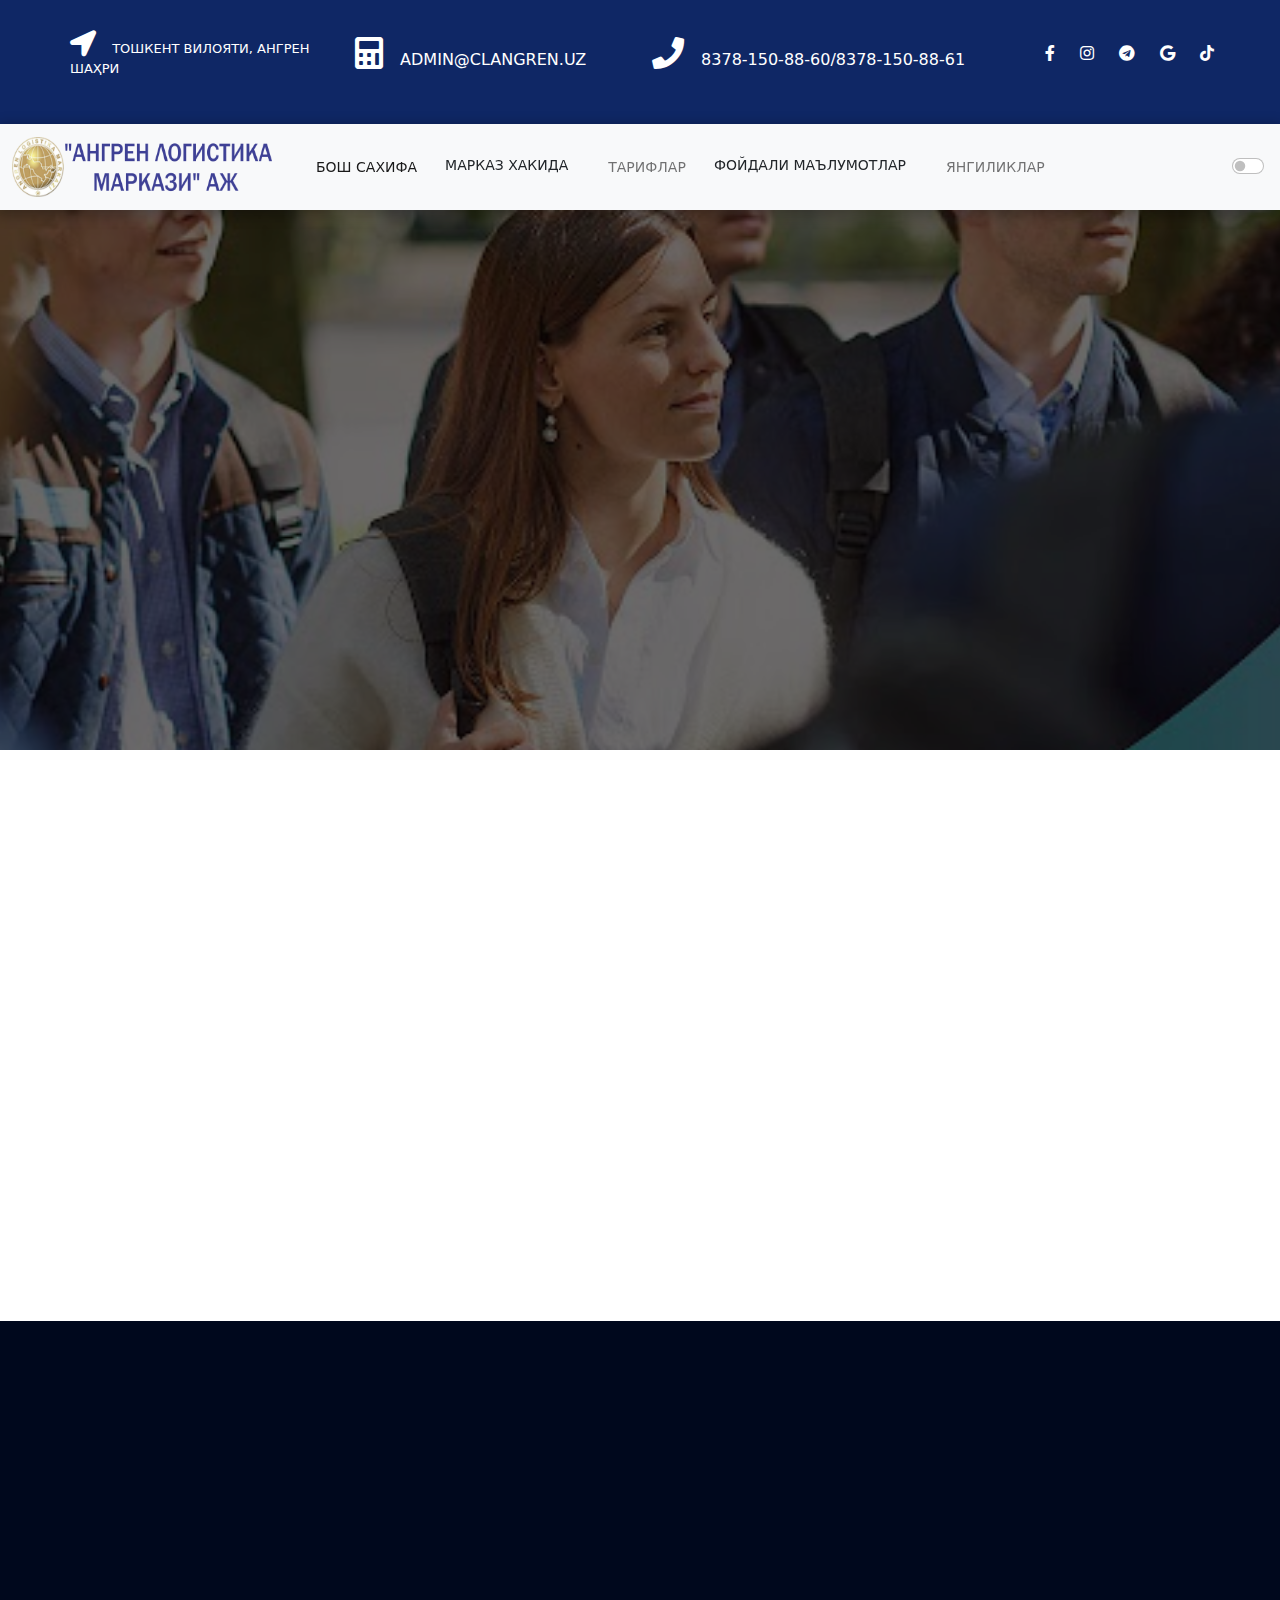
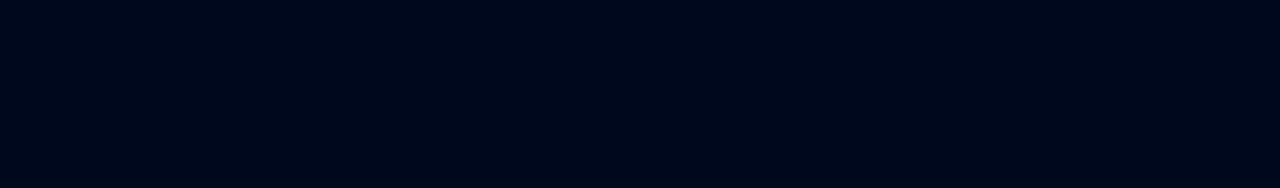
<file: index.html>
<!DOCTYPE html>
<html lang="en">
  <head>
    <meta charset="UTF-8" />
    <meta http-equiv="X-UA-Compatible" content="IE=edge" />
    <meta name="viewport" content="width=device-width, initial-scale=1.0" />
    <title>Logistika</title>
    <link
      rel="shortcut icon"
      href="img/favicon2.jpg"
      style="border-radius: 3px"
      type="image/x-icon"
    />
    <link rel="stylesheet" href="css/bootstrap.min.css" />
    <link rel="stylesheet" href="css/index.css" />
    <link rel="stylesheet" href="Fa/css/all.min.css" />
    <link rel="stylesheet" href="css/toast.css" />
    <link href="https://unpkg.com/aos@2.3.1/dist/aos.css" rel="stylesheet" />
  </head>
  <body id="mybody" class="bodyimg">
    <header>
      <div class="container">
        <div class="row justify-content-center align-items-center">
          <div class="col-lg-3 col-sm-6">
            <p style="font-size: 13px">
              <i class="fas fa-location-arrow fa-2x"></i> ТОШКЕНТ ВИЛОЯТИ,
              АНГРЕН ШАҲРИ
            </p>
          </div>
          <div class="col-lg-3 col-sm-6">
            <p><i class="fas fa-calculator fa-2x"></i> ADMIN@CLANGREN.UZ</p>
          </div>
          <div class="col-lg-4 col-sm-6">
            <p>
              <i class="fas fa-phone fa-2x"></i> 8378-150-88-60/8378-150-88-61
            </p>
          </div>
          <div class="col-lg-2 col-sm-6">
            <p class="d-flex justify-content-between align-items-center">
              <a href="http://www.facebook.com/asqar.mirzaye/friends_recent">
                <i class="fab fa-facebook-f"></i
              ></a>
              <a href="https://instagram.com/dasturchi_2021">
                <i class="fab fa-instagram"></i
              ></a>
              <a href="https://t.me/Mirzayev_14"
                ><i class="fab fa-telegram"></i
              ></a>
              <a href="https://www.google.com"><i class="fab fa-google"></i></a>
              <a href="https://www.tiktok.com/@mirzayev99?lang=en"
                ><i class="fab fa-tiktok"></i
              ></a>
            </p>
          </div>
        </div>
      </div>
    </header>
    <nav
      id="mynav"
      class="navbar navbar-expand-lg navbar-light bg-light sticky-top"
    >
      <div class="container-fluid">
        <a class="navbar-brand" href="#"
          ><img src="img/logo.png" width="260px" height="60px" alt=""
        /></a>
        <form
          class="d-flex form-check form-switch checkbox justify-content-center mobilinput"
          data-bs-toggle="collapse"
        >
          <input
            onclick="checkboxBtn(),true"
            class="form-check-input"
            type="checkbox"
            id="flexSwitchCheckDefault"
          />
        </form>
        <button
          class="navbar-toggler"
          type="button"
          data-bs-toggle="collapse"
          data-bs-target="#navbarTogglerDemo01"
          aria-controls="navbarTogglerDemo01"
          aria-expanded="false"
          aria-label="Toggle navigation"
        >
          <span class="navbar-toggler-icon"></span>
        </button>
        <div class="collapse navbar-collapse w-100%" id="navbarTogglerDemo01">
          <ul class="navbar-nav mb-2 mb-lg-0">
            <li class="nav-item">
              <a id="navlink" class="nav-link active" href="index11/index.html">БОШ САХИФА</a>
            </li>
            <li class="nav-item">
              <div class="dropdown">
                <button
                  class="btn"
                  type="button"
                  id="dropdownMenuButton1"
                  data-bs-toggle="dropdown"
                  aria-expanded="false"
                >
                  МАРКАЗ ХАКИДА
                </button>
                <ul class="dropdown-menu" aria-labelledby="dropdownMenuButton1">
                  <li><a class="dropdown-item" href="index22/index.html"> ФАОЛИЯТИ</a></li>
                  <li><a class="dropdown-item" href="index44/index.html"> ТАЪСИСЧИЛАР</a></li>
                  <li>
                    <a class="dropdown-item" href="#"> ТУЗИЛМА</a>
                  </li>
                  <li>
                    <a class="dropdown-item" href="#"> ОБЪЕКТЛАР</a>
                  </li>
                  <li>
                    <a class="dropdown-item" href="#"> РАХБАРИЯТ</a>
                  </li>
                  <li>
                    <a class="dropdown-item" href="#"> АСОСИЙ МИЖОЗЛАР</a>
                  </li>
                  <li>
                    <a class="dropdown-item" href="#"> ФОТОГАЛЕРЕЯ</a>
                  </li>
                  <li>
                    <a class="dropdown-item" href="#"> ВАКАНСИИ</a>
                  </li>
                </ul>
              </div>
            </li>
            <li class="nav-item">
              <a class="nav-link" id="navlink2" href="index33/index.html">ТАРИФЛАР</a>
            </li>
            <li class="nav-item">
              <div class="dropdown">
                <button
                  class="btn"
                  type="button"
                  id="dropdownMenuButton"
                  data-bs-toggle="dropdown"
                  aria-expanded="false"
                >
                  ФОЙДАЛИ МАЪЛУМОТЛАР
                </button>
                <ul class="dropdown-menu" aria-labelledby="dropdownMenuButton1">
                  <li>
                    <a class="dropdown-item" href="index/index.html"
                      >“АНГРЕН ЛОГИСТИКА <br />
                      МАРКАЗИ”</a
                    >
                  </li>
                  <li>
                    <a class="dropdown-item" href="#"
                      >АЖ УСТАВИМАРКЕТИНГ <br />
                      ХИЗМАТЛАРИ</a
                    >
                  </li>
                  <li>
                    <a class="dropdown-item" href="#"
                      >“АНГРЕН ЛОГИСТИКА <br />
                      МАРКАЗИ АЖ ҲУЖЖАТЛАРИ”
                    </a>
                  </li>
                  <li>
                    <a class="dropdown-item" href="#"> БЎШ ИШ ЎРИНЛАРИ </a>
                  </li>
                </ul>
              </div>
            </li>
            <li class="nav-item">
              <a id="navlink3" class="nav-link" href="index.html">ЯНГИЛИКЛАР</a>
            </li>
          </ul>
          <form
            class="d-flex form-check form-switch checkbox justify-content-center"
          >
            <input
              onclick="checkboxBtn()"
              class="form-check-input myinput"
              type="checkbox"
              id="flexSwitchCheckDefault"
            />
          </form>
        </div>
      </div>
    </nav>

    <section class="mysectionnew1">
      <div class="mydiv"></div>
    </section>

    <section class="service">
      <div class="container">
        <div class="row py-5 row2">
          <div class="col-lg-4 col-sm-12">
            <h5 data-aos="zoom-in" data-aos-duration="2000" id="h5">
              Бизнинг Хизматлар
            </h5>
            <hr data-aos="zoom-in" data-aos-duration="2000" />
            <ul type="1">
              <li data-aos="fade-right" data-aos-duration="2000">
                <a href="#" id="a1"> Автомобил Транспорти</a>
              </li>
              <li data-aos="fade-left" data-aos-duration="2000">
                <a href="#">Темир Йўл Транспорти Хизматлари</a>
              </li>
              <li data-aos="fade-right" data-aos-duration="2000">
                <a href="#">Экспедиция Хизматлари</a>
              </li>
              <li data-aos="fade-left" data-aos-duration="2000">
                <a href="#">Юкларни Ортиш-Тушириш Хизматлари</a>
              </li>
              <li data-aos="fade-right" data-aos-duration="2000">
                <a href="#">Омборхона Хизматлари</a>
              </li>
              <li data-aos="fade-left" data-aos-duration="2000">
                <a href="#">Божхона Хужжатларини Расмийлаштириш</a>
              </li>
              <li data-aos="fade-right" data-aos-duration="2000">
                <a href="#">Бошқа Хизматлар</a>
              </li>
            </ul>
          </div>
          <div class="col-lg-8 tablisa col-sm-12" data-aos="zoom-in-up" data-aos-duration="1000">
            <div class="card py-5 px-4 mycard">
              <h5 class="card-title">
                Тошкентда «Марказий Осиёда Транспорт Ва Логистика
                Бизнес-Уюшмаларини Мустаҳкамлаш» Лойиҳасининг Тақдимоти Бўлиб
                Ўтди
              </h5>
              <p style="font-size: 14px;">
                Жорий йилнинг 15 февраль куни «Miran International Hotel»
                меҳмонхонасида «Марказий Осиёда транспорт ва логистика
                бизнес-уюшмаларини мустаҳкамлаш» лойиҳасининг тақдимоти бўлиб
                ўтди.
              </p>
              <p></p>
            </div>
          </div>
        </div>
      </div>
    </section>

    <footer>
      <div class="container">
        <div class="row row-3 py-5">
          <div
            class="col-lg-4 col-sm-12"
            data-aos="flip-left"
            data-aos-duration="3000"
          >
            <h5 data-aos="zoom-in">БИЗ ХАКИМИЗДА</h5>
            <p class="mb-4">
              “Ангрен логистика маркази” АЖ Ўзбекистон Республикаси худудида
              катта ҳажмли ва ўта оғир юкларни мижознинг буюртмасига биноан
              белгиланган манзилга, шунингдек, темир йўл ва авиа
              терминаллардан/гача ташиб беради.
            </p>
            <div class="input-group mb-3 px-4 mb-5">
              <input
                type="text"
                class="form-control"
                placeholder="Enter your e-mail here"
                aria-describedby="basic-addon2"
              />
              <span class="input-group-text" id="basic-addon2"
                ><i class="fab fa-telegram fa-2x"></i
              ></span>
            </div>
          </div>
          <div
            class="col-lg-4 col-sm-12 col-md-6"
            data-aos="zoom-in"
            data-aos-duration="2000"
          >
            <h5>БИЗНИНГ ХИЗМАТЛАР</h5>
            <ul>
              <li>
                <a href="#"
                  ><i class="fas fa-angle-right"></i>Автомобил Транспорти</a
                >
              </li>
              <li>
                <a href="#"
                  ><i class="fas fa-angle-right"></i>Темир Йўл Транспорти
                  Хизматлари</a
                >
              </li>
              <li>
                <a href="#"
                  ><i class="fas fa-angle-right"></i>Экспедиция Хизматлари</a
                >
              </li>
              <li>
                <a href="#"
                  ><i class="fas fa-angle-right"></i>Юкларни Ортиш-Тушириш
                  Хизматлари</a
                >
              </li>
              <li>
                <a href="#"
                  ><i class="fas fa-angle-right"></i>Омборхона Хизматлари</a
                >
              </li>
              <li>
                <a href="#"
                  ><i class="fas fa-angle-right"></i>Божхона Хужжатларини
                  Расмийлаштириw
                </a>
              </li>
            </ul>
          </div>
          <div
            class="col-lg-4 col-sm-12 iframe col-md-6"
            data-aos="flip-right"
            data-aos-duration="2000"
          >
            <h5>БИЗНИНГ МАНЗИЛ</h5>

            <iframe
              src="https://www.google.com/maps/embed?pb=!1m18!1m12!1m3!1d2996.0602360512476!2d69.2818448147949!3d41.32930350755795!2m3!1f0!2f0!3f0!3m2!1i1024!2i768!4f13.1!3m3!1m2!1s0x38ae8b42ef7a675f%3A0x455eb4f6be553391!2sLogistics%20Pro&#39;s%20LLC!5e0!3m2!1sru!2s!4v1614948093154!5m2!1sru!2s"
              width="370"
              height="230"
              style="border: 0"
              allowfullscreen=""
              loading="lazy"
            ></iframe>
          </div>
        </div>
        <div class="row row-4 d-flex justify-content-center align-items-center">
          <div class="col-lg-6 col-md-6 col-sm-6">
            <p class="d-flex justify-content-between align-items-center">
              <a href="http://www.facebook.com/asqar.mirzaye/friends_recent">
                <i class="fab fa-facebook-f"></i
              ></a>
              <a href="https://instagram.com/dasturchi_2021">
                <i class="fab fa-instagram"></i
              ></a>
              <a href="https://t.me/Mirzayev_14"
                ><i class="fab fa-telegram"></i
              ></a>
              <a href="https://www.google.com"><i class="fab fa-google"></i></a>
              <a href="https://www.tiktok.com/@mirzayev99?lang=en"
                ><i class="fab fa-tiktok"></i
              ></a>
            </p>
          </div>
        </div>
      </div>
    </footer>
  </body>
  <script src="js/jquery-3.5.1.min.js"></script>
  <script src="js/popper.min.js"></script>
  <script src="js/bootstrap.min.js"></script>
  <script src="js/toast.js"></script>
  <script src="js/index11.js"></script>
  <script src="https://unpkg.com/aos@2.3.1/dist/aos.js"></script>
  <script>
    AOS.init();
  </script>
</html>
</file>
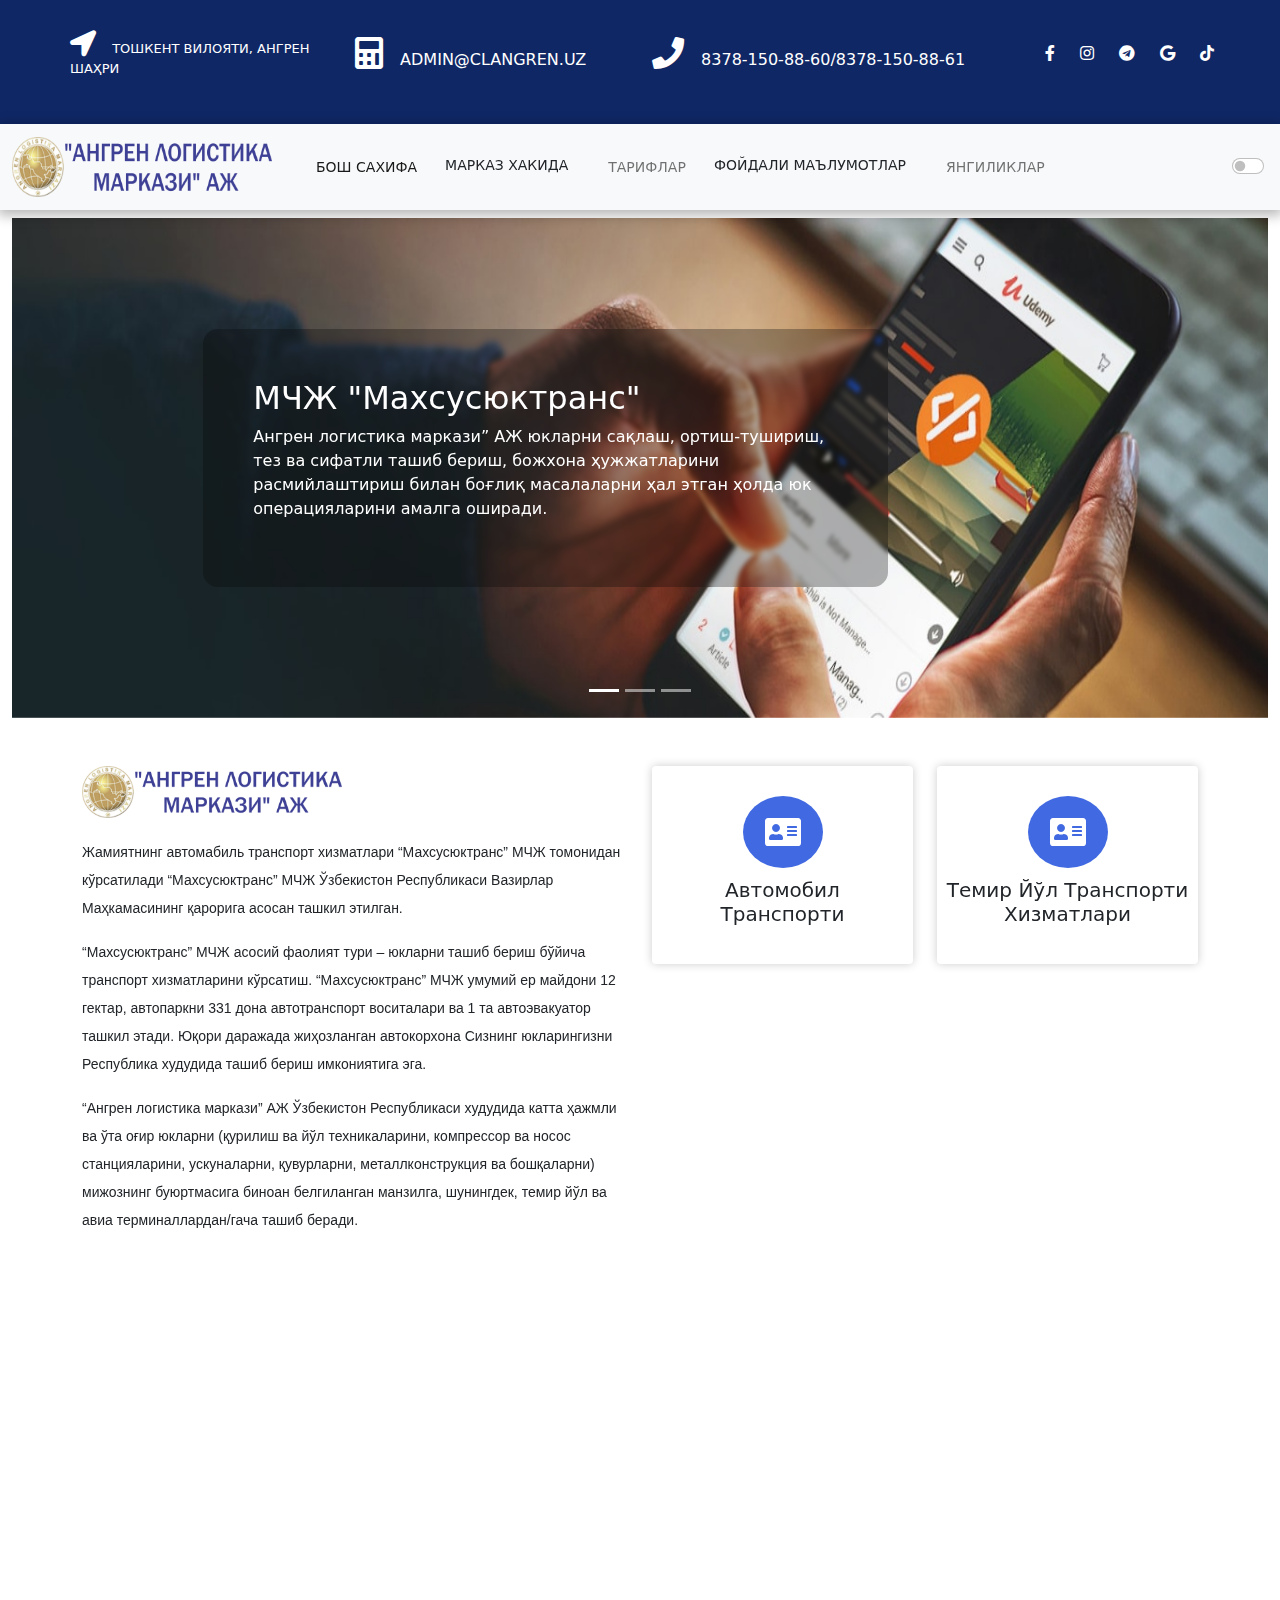
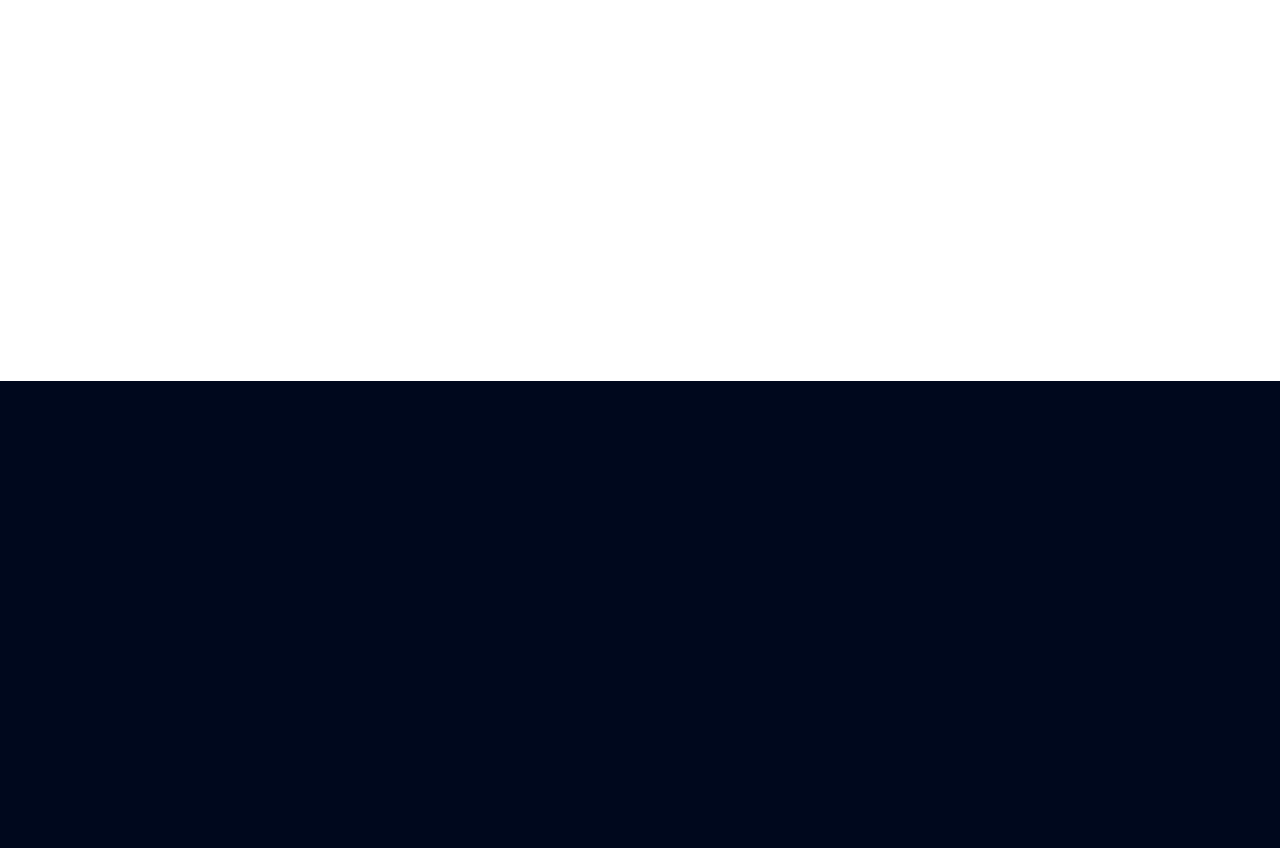
<file: index11/index.html>
<!DOCTYPE html>
<html lang="en">
  <head>
    <meta charset="UTF-8" />
    <meta http-equiv="X-UA-Compatible" content="IE=edge" />
    <meta name="viewport" content="width=device-width, initial-scale=1.0" />
    <title>Logistika</title>
    <link rel="shortcut icon" href="img/favicon2.jpg" style="border-radius: 3px;" type="image/x-icon">
    <link rel="stylesheet" href="../css/bootstrap.min.css" />
    <link rel="stylesheet" href="../css/index.css" />
    <link rel="stylesheet" href="../Fa/css/all.min.css" />
    <link rel="stylesheet" href="../css/toast.css" />
    <link href="https://unpkg.com/aos@2.3.1/dist/aos.css" rel="stylesheet" />
  </head>
  <body id="mybody">
    <header>
      <div class="container">
        <div class="row justify-content-center align-items-center">
          <div class="col-lg-3 col-sm-6">
            <p style="font-size: 13px">
              <i class="fas fa-location-arrow fa-2x"></i> ТОШКЕНТ ВИЛОЯТИ,
              АНГРЕН ШАҲРИ
            </p>
          </div>
          <div class="col-lg-3 col-sm-6">
            <p><i class="fas fa-calculator fa-2x"></i> ADMIN@CLANGREN.UZ</p>
          </div>
          <div class="col-lg-4 col-sm-6">
            <p>
              <i class="fas fa-phone fa-2x"></i> 8378-150-88-60/8378-150-88-61
            </p>
          </div>
          <div class="col-lg-2 col-sm-6">
            <p class="d-flex justify-content-between align-items-center">
              <a href="http://www.facebook.com/asqar.mirzaye/friends_recent">
                <i class="fab fa-facebook-f"></i
              ></a>
              <a href="https://instagram.com/dasturchi_2021">
                <i class="fab fa-instagram"></i
              ></a>
              <a href="https://t.me/Mirzayev_14"
                ><i class="fab fa-telegram"></i
              ></a>
              <a href="https://www.google.com"><i class="fab fa-google"></i></a>
              <a href="https://www.tiktok.com/@mirzayev99?lang=en"
                ><i class="fab fa-tiktok"></i
              ></a>
            </p>
          </div>
        </div>
      </div>
    </header>
    <nav id="mynav" class="navbar navbar-expand-lg navbar-light bg-light sticky-top">
      <div class="container-fluid">
        <a class="navbar-brand" href="#"
          ><img src="../img/logo.png" width="260px" class="images" height="60px" alt=""
        /></a>
        <form class="d-flex form-check form-switch checkbox justify-content-center mobilinput" data-bs-toggle="collapse"> 
          <input onclick="checkboxBtn()" class="form-check-input" type="checkbox" id="flexSwitchCheckDefault">
        </form>
        <button
          class="navbar-toggler"
          type="button"
          data-bs-toggle="collapse"
          data-bs-target="#navbarTogglerDemo01"
          aria-controls="navbarTogglerDemo01"
          aria-expanded="false"
          aria-label="Toggle navigation"
        >
          <span class="navbar-toggler-icon"></span>
        </button>
        <div class="collapse navbar-collapse w-100%" id="navbarTogglerDemo01">
          <ul class="navbar-nav  mb-2 mb-lg-0">
            <li class="nav-item">
              <a id="navlink" class="nav-link active" href="../index11/index.html">БОШ САХИФА</a>
            </li>
            <li class="nav-item">
              <div class="dropdown">
                <button
                  class="btn"
                  type="button"
                  id="dropdownMenuButton1"
                  data-bs-toggle="dropdown"
                  aria-expanded="false"
                >
                  МАРКАЗ ХАКИДА
                </button>
                <ul class="dropdown-menu" aria-labelledby="dropdownMenuButton1">
                  <li><a class="dropdown-item" href="../index22/index.html"> ФАОЛИЯТИ</a></li>
                  <li><a class="dropdown-item" href="../index44/index.html"> ТАЪСИСЧИЛАР</a></li>
                  <li>
                    <a class="dropdown-item" href="#"> ТУЗИЛМА</a>
                  </li>
                  <li>
                    <a class="dropdown-item" href="#"> ОБЪЕКТЛАР</a>
                  </li>
                  <li>
                    <a class="dropdown-item" href="#"> РАХБАРИЯТ</a>
                  </li>
                  <li>
                    <a class="dropdown-item" href="#"> АСОСИЙ МИЖОЗЛАР</a>
                  </li>
                  <li>
                    <a class="dropdown-item" href="#"> ФОТОГАЛЕРЕЯ</a>
                  </li>
                  <li>
                    <a class="dropdown-item" href="#"> ВАКАНСИИ</a>
                  </li>
                </ul>
              </div>
            </li>
            <li class="nav-item">
              <a class="nav-link" id="navlink2" href="../index33/index.html">ТАРИФЛАР</a>
            </li>
            <li class="nav-item">
              <div class="dropdown">
                <button
                  class="btn"
                  type="button"
                  id="dropdownMenuButton"
                  data-bs-toggle="dropdown"
                  aria-expanded="false"
                >
                  ФОЙДАЛИ МАЪЛУМОТЛАР
                </button>
                <ul class="dropdown-menu" aria-labelledby="dropdownMenuButton1">
                  <li>
                    <a class="dropdown-item" href="../index/index.html"
                      >“АНГРЕН ЛОГИСТИКА <br />
                      МАРКАЗИ”</a
                    >
                  </li>
                  <li>
                    <a class="dropdown-item" href="#"
                      >АЖ УСТАВИМАРКЕТИНГ <br />
                      ХИЗМАТЛАРИ</a
                    >
                  </li>
                  <li>
                    <a class="dropdown-item" href="#"
                      >“АНГРЕН ЛОГИСТИКА <br />
                      МАРКАЗИ АЖ ҲУЖЖАТЛАРИ”
                    </a>
                  </li>
                  <li>
                    <a class="dropdown-item" href="#"> БЎШ ИШ ЎРИНЛАРИ </a>
                  </li>
                </ul>
              </div>
            </li>
            <li class="nav-item">
              <a id="navlink3" class="nav-link" href="../index.html">ЯНГИЛИКЛАР</a>
            </li>
          </ul>
          <form class="d-flex form-check form-switch checkbox justify-content-center">
            <input onclick="checkboxBtn()" class="form-check-input myinput" type="checkbox" id="flexSwitchCheckDefault">
          </form>
        </div>
      </div>
    </nav>

    <section class="mt-2">
      <div class="container-fluid">
        <div class="row">
          <div
            data-interval="1000"
            id="carouselExampleCaptions"
            class="carousel slide hover"
            data-bs-ride="carousel"
          >
            <div class="carousel-indicators">
              <button
                type="button"
                data-bs-target="#carouselExampleCaptions"
                data-bs-slide-to="0"
                class="active"
                aria-current="true"
                aria-label="Slide 1"
              ></button>
              <button
                type="button"
                data-bs-target="#carouselExampleCaptions"
                data-bs-slide-to="1"
                aria-label="Slide 2"
              ></button>
              <button
                type="button"
                data-bs-target="#carouselExampleCaptions"
                data-bs-slide-to="2"
                aria-label="Slide 3"
              ></button>
            </div>
            <div class="carousel-inner">
              <div class="carousel-item active" data-bs-interval="4000">
                <img
                  src="../img/doaido.jpg"
                  class="d-block w-100"
                  alt="logistika"
                />
                <div class="carousel-caption">
                  <div class="col-lg-8">
                    <h2 data-aos="fade-right" data-aos-duration="2500">
                      МЧЖ "Махсусюктранс"
                    </h2>
                    <p data-aos="fade-up" data-aos-duration="2500">
                      Ангрен логистика маркази” АЖ юкларни сақлаш,
                      ортиш-тушириш, тез ва сифатли ташиб бериш, божхона
                      ҳужжатларини расмийлаштириш билан боғлиқ масалаларни ҳал
                      этган ҳолда юк операцияларини амалга оширади.
                    </p>
                  </div>
                </div>
              </div>
              <div class="carousel-item" data-bs-interval="4000">
                <img src="../img/kjggu.jpg" class="d-block w-100" alt="..." />
                <div class="carousel-caption">
                  <div class="col-lg-8">
                    <h2 data-aos="fade-right" data-aos-duration="2500">
                      МЧЖ "Транзит юк терминали"
                    </h2>
                    <p data-aos="fade-up" data-aos-duration="2500">
                      Компаниямиз Сизга юклар устидан қатъий назоратни таклиф
                      қилади. Компаниямизда юкларни ортиш-тушириш, ташиб бериш,
                      божхона ҳужжатларини расмийлаштириш тезкорлик билан амалга
                      оширилади.
                    </p>
                  </div>
                </div>
              </div>
              <div class="carousel-item" data-bs-interval="4000">
                <img src="../img/yukimg.jfif" class="d-block w-100" alt="..." />
                <div class="carousel-caption">
                  <div class="col-lg-8">
                    <h2 data-aos="fade-right" data-aos-duration="2500">
                      "Ангрен логистика маркази" АЖ
                    </h2>
                    <p data-aos="fade-up" data-aos-duration="2500">
                      “Ангрен логистика маркази” АЖ Ўзбекистон Республикаси
                      Президентининг қарорига асосан ташкил этилган. 2014 йил 23
                      июлда Ангрен шаҳар ҳокимлигида рўйхатдан ўтказилган
                      уставга асосан ўз фаолиятини юритади. PreviousNext
                    </p>
                  </div>
                </div>
              </div>
            </div>
            <button
              class="carousel-control-prev past"
              type="button"
              data-bs-target="#carouselExampleCaptions"
              data-bs-slide="prev"
            >
              <span
                class="carousel-control-prev-icon"
                aria-hidden="true"
              ></span>
              <span class="visually-hidden">Previous</span>
            </button>
            <button
              class="carousel-control-next past"
              type="button"
              data-bs-target="#carouselExampleCaptions"
              data-bs-slide="next"
            >
              <span
                class="carousel-control-next-icon"
                aria-hidden="true"
              ></span>
              <span class="visually-hidden">Next</span>
            </button>
          </div>
        </div>
      </div>
    </section>
    <section class="section-2">
      <div class="container">
        <div class="row row-1 pt-5">
          <div
            class="col-lg-6 col-sm-12 my-col"
            data-aos="zoom-in-right"
            data-aos-duration="3000"
          >
            <img src="../img/logo.png" width="260px" alt="" />
            <p id="text1">
              Жамиятнинг автомабиль транспорт хизматлари “Махсусюктранс” МЧЖ
              томонидан кўрсатилади “Махсусюктранс” МЧЖ Ўзбекистон Республикаси
              Вазирлар Маҳкамасининг қарорига асосан ташкил этилган.
            </p>
            <p id="text2">
              “Махсусюктранс” МЧЖ асосий фаолият тури – юкларни ташиб бериш
              бўйича транспорт хизматларини кўрсатиш. “Махсусюктранс” МЧЖ умумий
              ер майдони 12 гектар, автопаркни 331 дона автотранспорт воситалари
              ва 1 та автоэвакуатор ташкил этади. Юқори даражада жиҳозланган
              автокорхона Сизнинг юкларингизни Республика худудида ташиб бериш
              имкониятига эга.
            </p>
            <p id="text3">
              “Ангрен логистика маркази” АЖ Ўзбекистон Республикаси худудида
              катта ҳажмли ва ўта оғир юкларни (қурилиш ва йўл техникаларини,
              компрессор ва носос станцияларини, ускуналарни, қувурларни,
              металлконструкция ва бошқаларни) мижознинг буюртмасига биноан
              белгиланган манзилга, шунингдек, темир йўл ва авиа
              терминаллардан/гача ташиб беради.
            </p>
          </div>
          <div class="col-lg-6 my-col6" data-aos="zoom-in-up">
            <div class="row">
              <div
                class="col-lg-6 col-sm-6"
                data-aos="zoom-in-left"
                data-aos-duration="1000"
              >
                <div class="card">
                  <div class="icon">
                    <i class="fas fa-address-card fa-2x"></i>
                  </div>
                  <h5 class="card-title">
                    Автомобил <br />
                    Транспорти
                  </h5>
                </div>
              </div>
              <div
                class="col-lg-6 col-sm-6"
                data-aos="zoom-in-right"
                data-aos-duration="1000"
              >
                <div class="card">
                  <div class="icon">
                    <i class="fas fa-address-card fa-2x"></i>
                  </div>
                  <h5 class="card-title">
                    Темир Йўл Транспорти <br />
                    Хизматлари
                  </h5>
                </div>
              </div>
              <div
                class="col-lg-6 col-sm-6"
                data-aos="zoom-in-left"
                data-aos-duration="2000"
              >
                <div class="card">
                  <div class="icon">
                    <i class="fas fa-address-card fa-2x"></i>
                  </div>
                  <h5 class="card-title">
                    Экспедиция <br />
                    Хизматлари
                  </h5>
                </div>
              </div>
              <div
                class="col-lg-6 col-sm-6"
                data-aos="zoom-in-right"
                data-aos-duration="2000"
              >
                <div class="card">
                  <div class="icon">
                    <i class="fas fa-address-card fa-2x"></i>
                  </div>
                  <h5 class="card-title">
                    Юкларни Ортиш- <br />
                    Тушириш Хизматлари
                  </h5>
                </div>
              </div>
              <div
                class="col-lg-6 col-sm-6"
                data-aos="zoom-in-left"
                data-aos-duration="3000"
              >
                <div class="card">
                  <div class="icon">
                    <i class="fas fa-address-card fa-2x"></i>
                  </div>
                  <h5 class="card-title">
                    Автомобил <br />
                    Транспорти
                  </h5>
                </div>
              </div>
              <div
                class="col-lg-6 col-sm-6"
                data-aos="zoom-in-right"
                data-aos-duration="3000"
              >
                <div class="card">
                  <div class="icon">
                    <i class="fas fa-address-card fa-2x"></i>
                  </div>
                  <h5 class="card-title">
                    Божхона Хужжатларини <br />
                    Расмийлаштириш
                  </h5>
                </div>
              </div>
            </div>
          </div>
        </div>
        <div class="row row-2">
          <div
            class="col-lg-6 mb-5"
            data-aos="zoom-in"
            data-aos-duration="2000"
          >
            <h3 id="text5">Биз билан богланиш:</h3>
            <div class="card">
              <p id="text4">
                110200, Тошкент вилояти, <br />
                Ангрен шаҳри, Ипак йўли кўчаси, 1-уй. <br />
                Тел: 8378-150-88-60, 8378-150-88-61, <br />
                8378-150-88-62, 8378-150-88-63, 8378-150-88-64. <br />
                Факс: 8378-150-88-62 <br />
                E-mail: admin@clangren.uz
              </p>
            </div>
          </div>
          <div
            class="col-lg-6"
            data-aos="zoom-in-down"
            data-aos-duration="3000"
          >
            <h5 id="text6">"Ангрен логистика маркази" АЖ схемаси</h5>
            <div class="card card-2">
              <img src="../img/xarita.jpg" alt="" />
            </div>
          </div>
        </div>
      </div>
    </section>

    <footer>
      <div class="container">
        <div class="row row-3 py-5">
          <div
            class="col-lg-4 col-sm-12"
            data-aos="flip-left"
            data-aos-duration="3000"
          >
            <h5>БИЗ ХАКИМИЗДА</h5>
            <p class="mb-4">
              “Ангрен логистика маркази” АЖ Ўзбекистон Республикаси худудида
              катта ҳажмли ва ўта оғир юкларни мижознинг буюртмасига биноан
              белгиланган манзилга, шунингдек, темир йўл ва авиа
              терминаллардан/гача ташиб беради.
            </p>
            <div class="input-group mb-3 px-4 mb-5">
              <input
                type="text"
                class="form-control"
                placeholder="Enter your e-mail here"
                aria-describedby="basic-addon2"
              />
              <span class="input-group-text" id="basic-addon2"
                ><i class="fab fa-telegram fa-2x"></i
              ></span>
            </div>
          </div>
          <div
            class="col-lg-4 col-sm-12 col-md-6"
            data-aos="zoom-in"
            data-aos-duration="2000"
          >
            <h5>БИЗНИНГ ХИЗМАТЛАР</h5>
            <ul>
              <li>
                <a href="#"
                  ><i class="fas fa-angle-right"></i>Автомобил Транспорти</a
                >
              </li>
              <li>
                <a href="#"
                  ><i class="fas fa-angle-right"></i>Темир Йўл Транспорти
                  Хизматлари</a
                >
              </li>
              <li>
                <a href="#"
                  ><i class="fas fa-angle-right"></i>Экспедиция Хизматлари</a
                >
              </li>
              <li>
                <a href="#"
                  ><i class="fas fa-angle-right"></i>Юкларни Ортиш-Тушириш
                  Хизматлари</a
                >
              </li>
              <li>
                <a href="#"
                  ><i class="fas fa-angle-right"></i>Омборхона Хизматлари</a
                >
              </li>
              <li>
                <a href="#"
                  ><i class="fas fa-angle-right"></i>Божхона Хужжатларини
                  Расмийлаштириw
                </a>
              </li>
            </ul>
          </div>
          <div
            class="col-lg-4 col-sm-12 iframe col-md-6"
            data-aos="flip-right"
            data-aos-duration="2000"
          >
            <h5>БИЗНИНГ МАНЗИЛ</h5>
            
            <iframe
              src="https://www.google.com/maps/embed?pb=!1m18!1m12!1m3!1d2996.0602360512476!2d69.2818448147949!3d41.32930350755795!2m3!1f0!2f0!3f0!3m2!1i1024!2i768!4f13.1!3m3!1m2!1s0x38ae8b42ef7a675f%3A0x455eb4f6be553391!2sLogistics%20Pro&#39;s%20LLC!5e0!3m2!1sru!2s!4v1614948093154!5m2!1sru!2s"
              width="370"
              height="230"
              style="border: 0"
              allowfullscreen=""
              loading="lazy"
            ></iframe>
          </div>
        </div>
        <div class="row row-4 d-flex justify-content-center align-items-center">
          <div class="col-lg-6 col-md-6 col-sm-6">
            <p class="d-flex justify-content-between align-items-center">
              <a href="http://www.facebook.com/asqar.mirzaye/friends_recent">
                <i class="fab fa-facebook-f"></i
              ></a>
              <a href="https://instagram.com/dasturchi_2021">
                <i class="fab fa-instagram"></i
              ></a>
              <a href="https://t.me/Mirzayev_14"
                ><i class="fab fa-telegram"></i
              ></a>
              <a href="https://www.google.com"><i class="fab fa-google"></i></a>
              <a href="https://www.tiktok.com/@mirzayev99?lang=en"
                ><i class="fab fa-tiktok"></i
              ></a>
            </p>
          </div>
        </div>
      </div>
    </footer>
  </body>
  <script src="../js/jquery-3.5.1.min.js"></script>
  <script src="../js/popper.min.js"></script>
  <script src="../js/bootstrap.min.js"></script>
  <script src="../js/toast.js"></script>
  <script src="../js/index11.js"></script>
  <script src="https://unpkg.com/aos@2.3.1/dist/aos.js"></script>
  <script>
    AOS.init();
  </script>
</html>
</file>
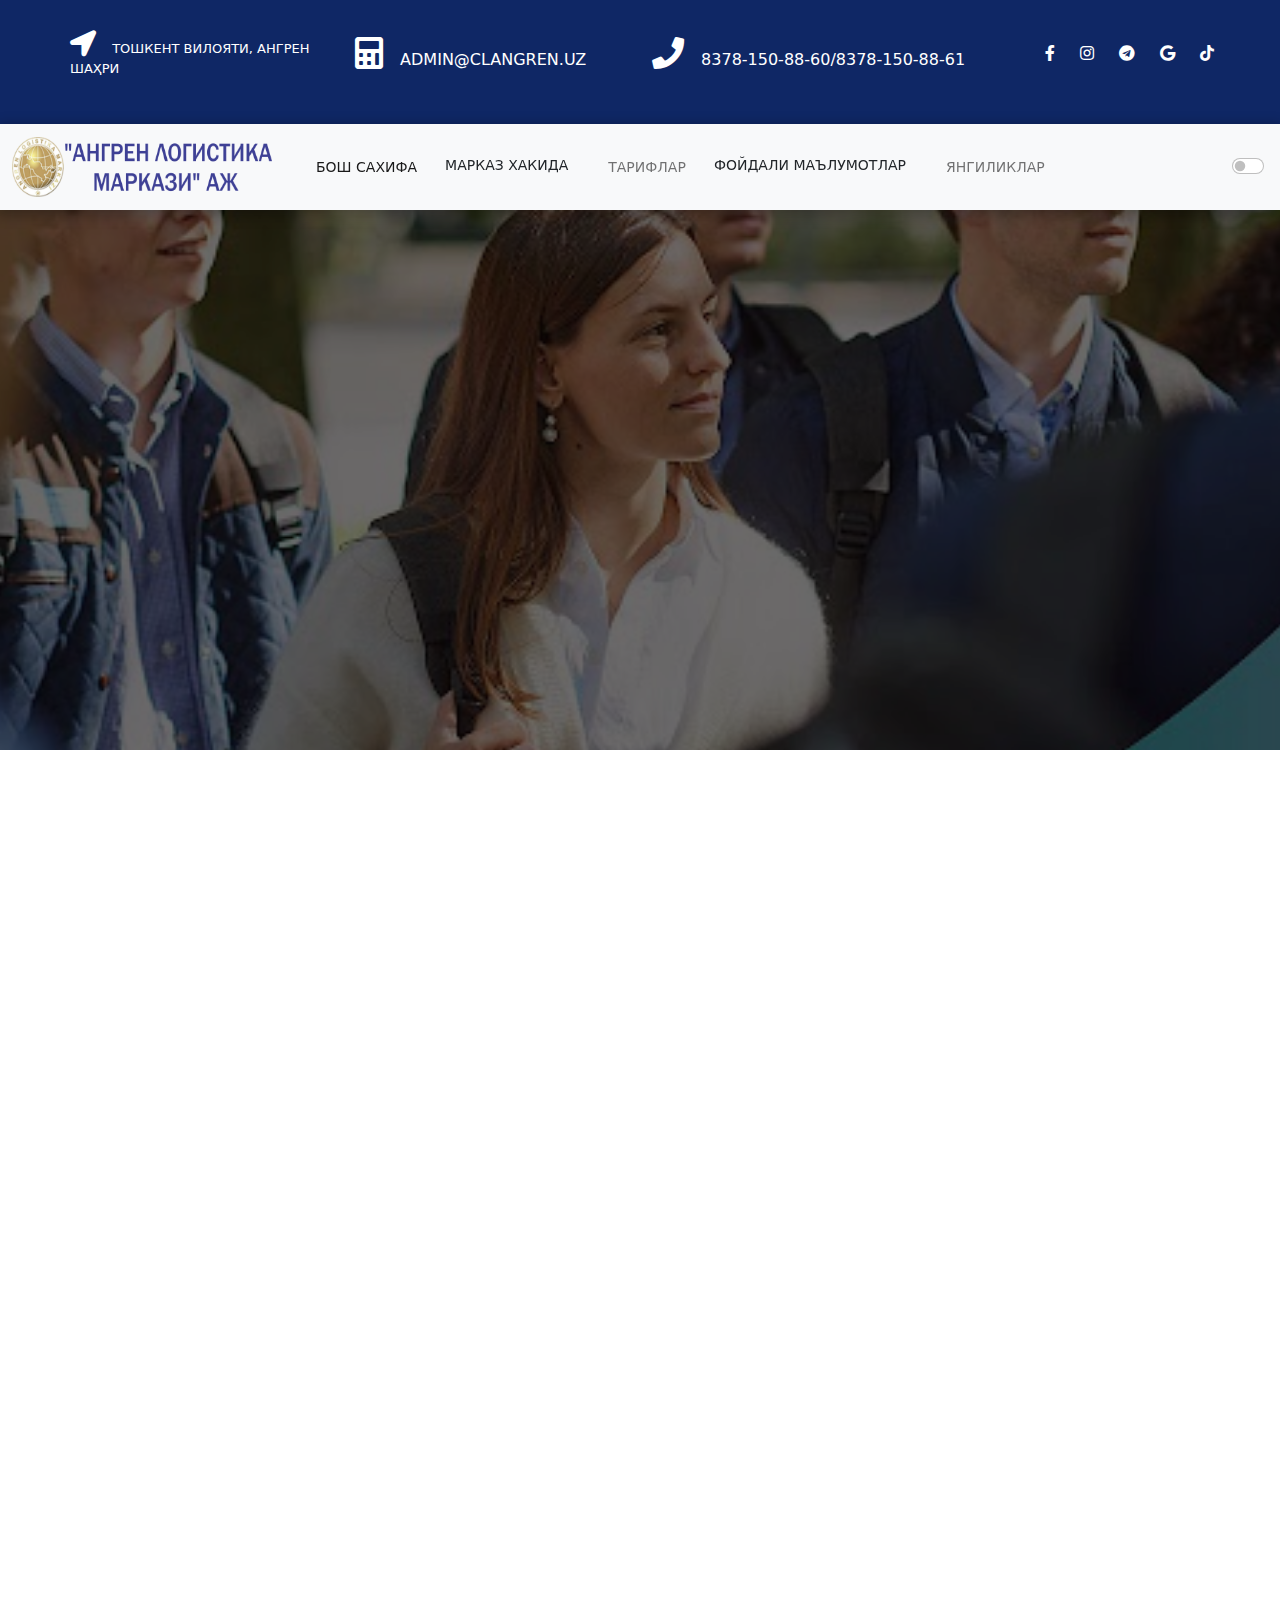
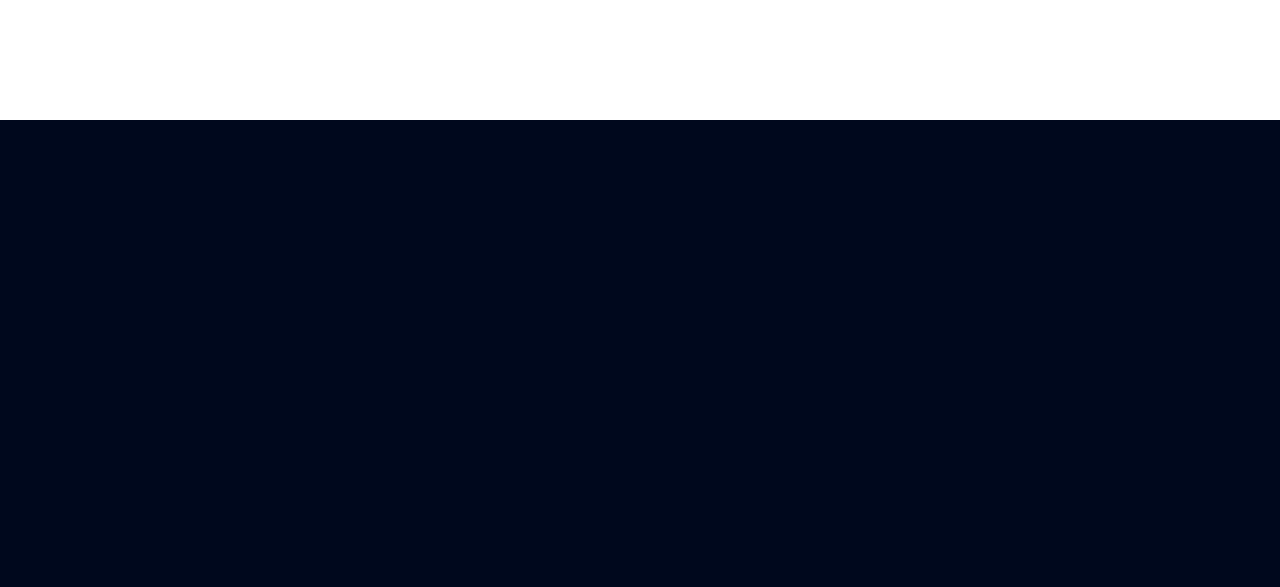
<file: index22/index.html>
<!DOCTYPE html>
<html lang="en">
  <head>
    <meta charset="UTF-8" />
    <meta http-equiv="X-UA-Compatible" content="IE=edge" />
    <meta name="viewport" content="width=device-width, initial-scale=1.0" />
    <title>Logistika</title>
    <link
      rel="shortcut icon"
      href="img/favicon2.jpg"
      style="border-radius: 3px"
      type="image/x-icon"
    />
    <link rel="stylesheet" href="../css/bootstrap.min.css" />
    <link rel="stylesheet" href="../css/index.css" />
    <link rel="stylesheet" href="../Fa/css/all.min.css" />
    <link rel="stylesheet" href="../css/toast.css" />
    <link href="https://unpkg.com/aos@2.3.1/dist/aos.css" rel="stylesheet" />
  </head>
  <body id="mybody" class="bodyimg">
    <header>
      <div class="container">
        <div class="row justify-content-center align-items-center">
          <div class="col-lg-3 col-sm-6">
            <p style="font-size: 13px">
              <i class="fas fa-location-arrow fa-2x"></i> ТОШКЕНТ ВИЛОЯТИ,
              АНГРЕН ШАҲРИ
            </p>
          </div>
          <div class="col-lg-3 col-sm-6">
            <p><i class="fas fa-calculator fa-2x"></i> ADMIN@CLANGREN.UZ</p>
          </div>
          <div class="col-lg-4 col-sm-6">
            <p>
              <i class="fas fa-phone fa-2x"></i> 8378-150-88-60/8378-150-88-61
            </p>
          </div>
          <div class="col-lg-2 col-sm-6">
            <p class="d-flex justify-content-between align-items-center">
              <a href="http://www.facebook.com/asqar.mirzaye/friends_recent">
                <i class="fab fa-facebook-f"></i
              ></a>
              <a href="https://instagram.com/dasturchi_2021">
                <i class="fab fa-instagram"></i
              ></a>
              <a href="https://t.me/Mirzayev_14"
                ><i class="fab fa-telegram"></i
              ></a>
              <a href="https://www.google.com"><i class="fab fa-google"></i></a>
              <a href="https://www.tiktok.com/@mirzayev99?lang=en"
                ><i class="fab fa-tiktok"></i
              ></a>
            </p>
          </div>
        </div>
      </div>
    </header>
    <nav
      id="mynav"
      class="navbar navbar-expand-lg navbar-light bg-light sticky-top"
    >
      <div class="container-fluid">
        <a class="navbar-brand" href="#"
          ><img src="../img/logo.png" width="260px" height="60px" alt=""
        /></a>
        <form
          class="d-flex form-check form-switch checkbox justify-content-center mobilinput"
          data-bs-toggle="collapse"
        >
          <input
            onclick="checkboxBtn(),true"
            class="form-check-input"
            type="checkbox"
            id="flexSwitchCheckDefault"
          />
        </form>
        <button
          class="navbar-toggler"
          type="button"
          data-bs-toggle="collapse"
          data-bs-target="#navbarTogglerDemo01"
          aria-controls="navbarTogglerDemo01"
          aria-expanded="false"
          aria-label="Toggle navigation"
        >
          <span class="navbar-toggler-icon"></span>
        </button>
        <div class="collapse navbar-collapse w-100%" id="navbarTogglerDemo01">
          <ul class="navbar-nav mb-2 mb-lg-0">
            <li class="nav-item">
              <a id="navlink" class="nav-link active" href="../index11/index.html"
                >БОШ САХИФА</a
              >
            </li>
            <li class="nav-item">
              <div class="dropdown">
                <button
                  class="btn"
                  type="button"
                  id="dropdownMenuButton1"
                  data-bs-toggle="dropdown"
                  aria-expanded="false"
                >
                  МАРКАЗ ХАКИДА
                </button>
                <ul class="dropdown-menu" aria-labelledby="dropdownMenuButton1">
                  <li><a class="dropdown-item" href="../index22/index.html"> ФАОЛИЯТИ</a></li>
                  <li><a class="dropdown-item" href="../index44/index.html"> ТАЪСИСЧИЛАР</a></li>
                  <li>
                    <a class="dropdown-item" href="#"> ТУЗИЛМА</a>
                  </li>
                  <li>
                    <a class="dropdown-item" href="#"> ОБЪЕКТЛАР</a>
                  </li>
                  <li>
                    <a class="dropdown-item" href="#"> РАХБАРИЯТ</a>
                  </li>
                  <li>
                    <a class="dropdown-item" href="#"> АСОСИЙ МИЖОЗЛАР</a>
                  </li>
                  <li>
                    <a class="dropdown-item" href="#"> ФОТОГАЛЕРЕЯ</a>
                  </li>
                  <li>
                    <a class="dropdown-item" href="#"> ВАКАНСИИ</a>
                  </li>
                </ul>
              </div>
            </li>
            <li class="nav-item">
              <a class="nav-link" id="navlink2" href="../index33/index.html"
                >ТАРИФЛАР</a
              >
            </li>
            <li class="nav-item">
              <div class="dropdown">
                <button
                  class="btn"
                  type="button"
                  id="dropdownMenuButton"
                  data-bs-toggle="dropdown"
                  aria-expanded="false"
                >
                  ФОЙДАЛИ МАЪЛУМОТЛАР
                </button>
                <ul class="dropdown-menu" aria-labelledby="dropdownMenuButton1">
                  <li>
                    <a class="dropdown-item" href="../index/index.html"
                      >“АНГРЕН ЛОГИСТИКА <br />
                      МАРКАЗИ”</a
                    >
                  </li>
                  <li>
                    <a class="dropdown-item" href="#"
                      >АЖ УСТАВИМАРКЕТИНГ <br />
                      ХИЗМАТЛАРИ</a
                    >
                  </li>
                  <li>
                    <a class="dropdown-item" href="#"
                      >“АНГРЕН ЛОГИСТИКА <br />
                      МАРКАЗИ АЖ ҲУЖЖАТЛАРИ”
                    </a>
                  </li>
                  <li>
                    <a class="dropdown-item" href="#"> БЎШ ИШ ЎРИНЛАРИ </a>
                  </li>
                </ul>
              </div>
            </li>
            <li class="nav-item">
              <a id="navlink3" class="nav-link" href="../index.html"
                >ЯНГИЛИКЛАР</a
              >
            </li>
          </ul>
          <form
            class="d-flex form-check form-switch checkbox justify-content-center"
          >
            <input
              onclick="checkboxBtn()"
              class="form-check-input myinput"
              type="checkbox"
              id="flexSwitchCheckDefault"
            />
          </form>
        </div>
      </div>
    </nav>

    <section class="mysectionnew">
      <div class="mydiv"></div>
    </section>

    <section class="service">
      <div class="container">
        <div class="row py-5 row2">
          <div class="col-lg-4 col-sm-12">
            <h5 data-aos="zoom-in" data-aos-duration="2000" id="h5">
              Бизнинг Хизматлар
            </h5>
            <hr data-aos="zoom-in" data-aos-duration="2000" />
            <ul type="1">
              <li data-aos="fade-right" data-aos-duration="2000">
                <a href="#" id="a1"> Автомобил Транспорти</a>
              </li>
              <li data-aos="fade-left" data-aos-duration="2000">
                <a href="#">Темир Йўл Транспорти Хизматлари</a>
              </li>
              <li data-aos="fade-right" data-aos-duration="2000">
                <a href="#">Экспедиция Хизматлари</a>
              </li>
              <li data-aos="fade-left" data-aos-duration="2000">
                <a href="#">Юкларни Ортиш-Тушириш Хизматлари</a>
              </li>
              <li data-aos="fade-right" data-aos-duration="2000">
                <a href="#">Омборхона Хизматлари</a>
              </li>
              <li data-aos="fade-left" data-aos-duration="2000">
                <a href="#">Божхона Хужжатларини Расмийлаштириш</a>
              </li>
              <li data-aos="fade-right" data-aos-duration="2000">
                <a href="#">Бошқа Хизматлар</a>
              </li>
            </ul>
          </div>
          <div
            class="col-lg-8 tablisa col-sm-12"
            data-aos="zoom-in-up"
            data-aos-duration="1000"
          >
            <div class="card py-5 px-4 mycard">
              <a href="http://www.clangren.uz/blog-single-left-sidebar.html" class="decoration"><h5>Фаолияти</h5></a>
              <p class="foliyat">
                “Ангрен логистика маркази” АЖ Ўзбекистон Республикаси
                Президентининг қарорига асосан ташкил этилган. 2014 йил 23 июлда
                Ангрен шаҳар ҳокимлигида рўйхатдан ўтказилган уставга асосан ўз
                фаолиятини юритади. <br> <br> “Ангрен логистика маркази” АЖ юкларни
                сақлаш, ортиш-тушириш, тез ва сифатли ташиб бериш, божхона
                ҳужжатларини расмийлаштириш билан боғлиқ масалаларни ҳал этган
                ҳолда юк операцияларини амалга оширади. <br> <br> “Ангрен логистика
                маркази” АЖ мижозларнинг талабларини тўлақонли қондириш
                мақсадида хизмат кўрсатиш инфраструктурасини
                комплексривожлантириш, мижозларга мақбул сервис хизматларини
                кўрсатиш, акциядорлар манфаатида даромадларни ошириш
                тадбирларини амалга оширади. <br> <br> Компаниямиз Сизга юклар устидан
                қатъий назоратни таклиф қилади. Компаниямизда юкларни
                ортиш-тушириш, ташиб бериш, божхона ҳужжатларини расмийлаштириш
                тезкорлик билан амалга оширилади. <br> <br> Иқтисодий ислоҳотларни
                кенгайтириш бўйича дастур ишлаб чиқиш учун мижозларнинг
                талабидан келиб чиқиб компаниямизда юкларни “эшикдан-эшиккача”
                ташиб бериш, корхона бошқарув тузилмасини янада такомиллаштириш
                борасида изланиш олиб борилмоқда. <br> <br> Шу комплекс тадбирлар ва
                дастурлар доирасида транспорт хизматлари бозорида соғлом
                рақобатни таъминлаш мақсадида кўрстилаётган хизматлар сифати
                тобора яхшиланиб, хизмат доираси кенгаймоқда. Бу тадбирлар
                натижасида республикада транспорт хизматлари сифатидаги унумни
                орттириш кўзда тутилган. Бу тадбирларнинг тўлақонли амалга
                тадбиқ этилиши транспорт хизматлари бозорида рақобат бардошликни
                таъминлайди. <br> <br> “Ангрен логистика маркази” АЖ томонидан мижозларни
                жалб қилиш, уларга арзон, сифатли, тезкор ва албатта, хавфсиз
                хизмат кўрсатишни транспорт хизматлари бозорида мувоффақиятни
                таъминлайди. “Ангрен логистика маркази” АЖ Эрон, Россия, Хитой
                портлари орқали Жанубий-Шарқий Осиё йўналишида экеспедиция қилиш
                хизматларини ҳам кўрсатади.
              </p>
              <p></p>
            </div>
          </div>
        </div>
      </div>
    </section>

    <footer>
      <div class="container">
        <div class="row row-3 py-5">
          <div
            class="col-lg-4 col-sm-12"
            data-aos="flip-left"
            data-aos-duration="3000"
          >
            <h5 data-aos="zoom-in">БИЗ ХАКИМИЗДА</h5>
            <p class="mb-4">
              “Ангрен логистика маркази” АЖ Ўзбекистон Республикаси худудида
              катта ҳажмли ва ўта оғир юкларни мижознинг буюртмасига биноан
              белгиланган манзилга, шунингдек, темир йўл ва авиа
              терминаллардан/гача ташиб беради.
            </p>
            <div class="input-group mb-3 px-4 mb-5">
              <input
                type="text"
                class="form-control"
                placeholder="Enter your e-mail here"
                aria-describedby="basic-addon2"
              />
              <span class="input-group-text" id="basic-addon2"
                ><i class="fab fa-telegram fa-2x"></i
              ></span>
            </div>
          </div>
          <div
            class="col-lg-4 col-sm-12 col-md-6"
            data-aos="zoom-in"
            data-aos-duration="2000"
          >
            <h5>БИЗНИНГ ХИЗМАТЛАР</h5>
            <ul>
              <li>
                <a href="#"
                  ><i class="fas fa-angle-right"></i>Автомобил Транспорти</a
                >
              </li>
              <li>
                <a href="#"
                  ><i class="fas fa-angle-right"></i>Темир Йўл Транспорти
                  Хизматлари</a
                >
              </li>
              <li>
                <a href="#"
                  ><i class="fas fa-angle-right"></i>Экспедиция Хизматлари</a
                >
              </li>
              <li>
                <a href="#"
                  ><i class="fas fa-angle-right"></i>Юкларни Ортиш-Тушириш
                  Хизматлари</a
                >
              </li>
              <li>
                <a href="#"
                  ><i class="fas fa-angle-right"></i>Омборхона Хизматлари</a
                >
              </li>
              <li>
                <a href="#"
                  ><i class="fas fa-angle-right"></i>Божхона Хужжатларини
                  Расмийлаштириw
                </a>
              </li>
            </ul>
          </div>
          <div
            class="col-lg-4 col-sm-12 iframe col-md-6"
            data-aos="flip-right"
            data-aos-duration="2000"
          >
            <h5>БИЗНИНГ МАНЗИЛ</h5>

            <iframe
              src="https://www.google.com/maps/embed?pb=!1m18!1m12!1m3!1d2996.0602360512476!2d69.2818448147949!3d41.32930350755795!2m3!1f0!2f0!3f0!3m2!1i1024!2i768!4f13.1!3m3!1m2!1s0x38ae8b42ef7a675f%3A0x455eb4f6be553391!2sLogistics%20Pro&#39;s%20LLC!5e0!3m2!1sru!2s!4v1614948093154!5m2!1sru!2s"
              width="370"
              height="230"
              style="border: 0"
              allowfullscreen=""
              loading="lazy"
            ></iframe>
          </div>
        </div>
        <div class="row row-4 d-flex justify-content-center align-items-center">
          <div class="col-lg-6 col-md-6 col-sm-6">
            <p class="d-flex justify-content-between align-items-center">
              <a href="http://www.facebook.com/asqar.mirzaye/friends_recent">
                <i class="fab fa-facebook-f"></i
              ></a>
              <a href="https://instagram.com/dasturchi_2021">
                <i class="fab fa-instagram"></i
              ></a>
              <a href="https://t.me/Mirzayev_14"
                ><i class="fab fa-telegram"></i
              ></a>
              <a href="https://www.google.com"><i class="fab fa-google"></i></a>
              <a href="https://www.tiktok.com/@mirzayev99?lang=en"
                ><i class="fab fa-tiktok"></i
              ></a>
            </p>
          </div>
        </div>
      </div>
    </footer>
  </body>
  <script src="../js/jquery-3.5.1.min.js"></script>
  <script src="../js/popper.min.js"></script>
  <script src="../js/bootstrap.min.js"></script>
  <script src="../js/toast.js"></script>
  <script src="../js/index11.js"></script>
  <script src="https://unpkg.com/aos@2.3.1/dist/aos.js"></script>
  <script>
    AOS.init();
  </script>
</html>
</file>
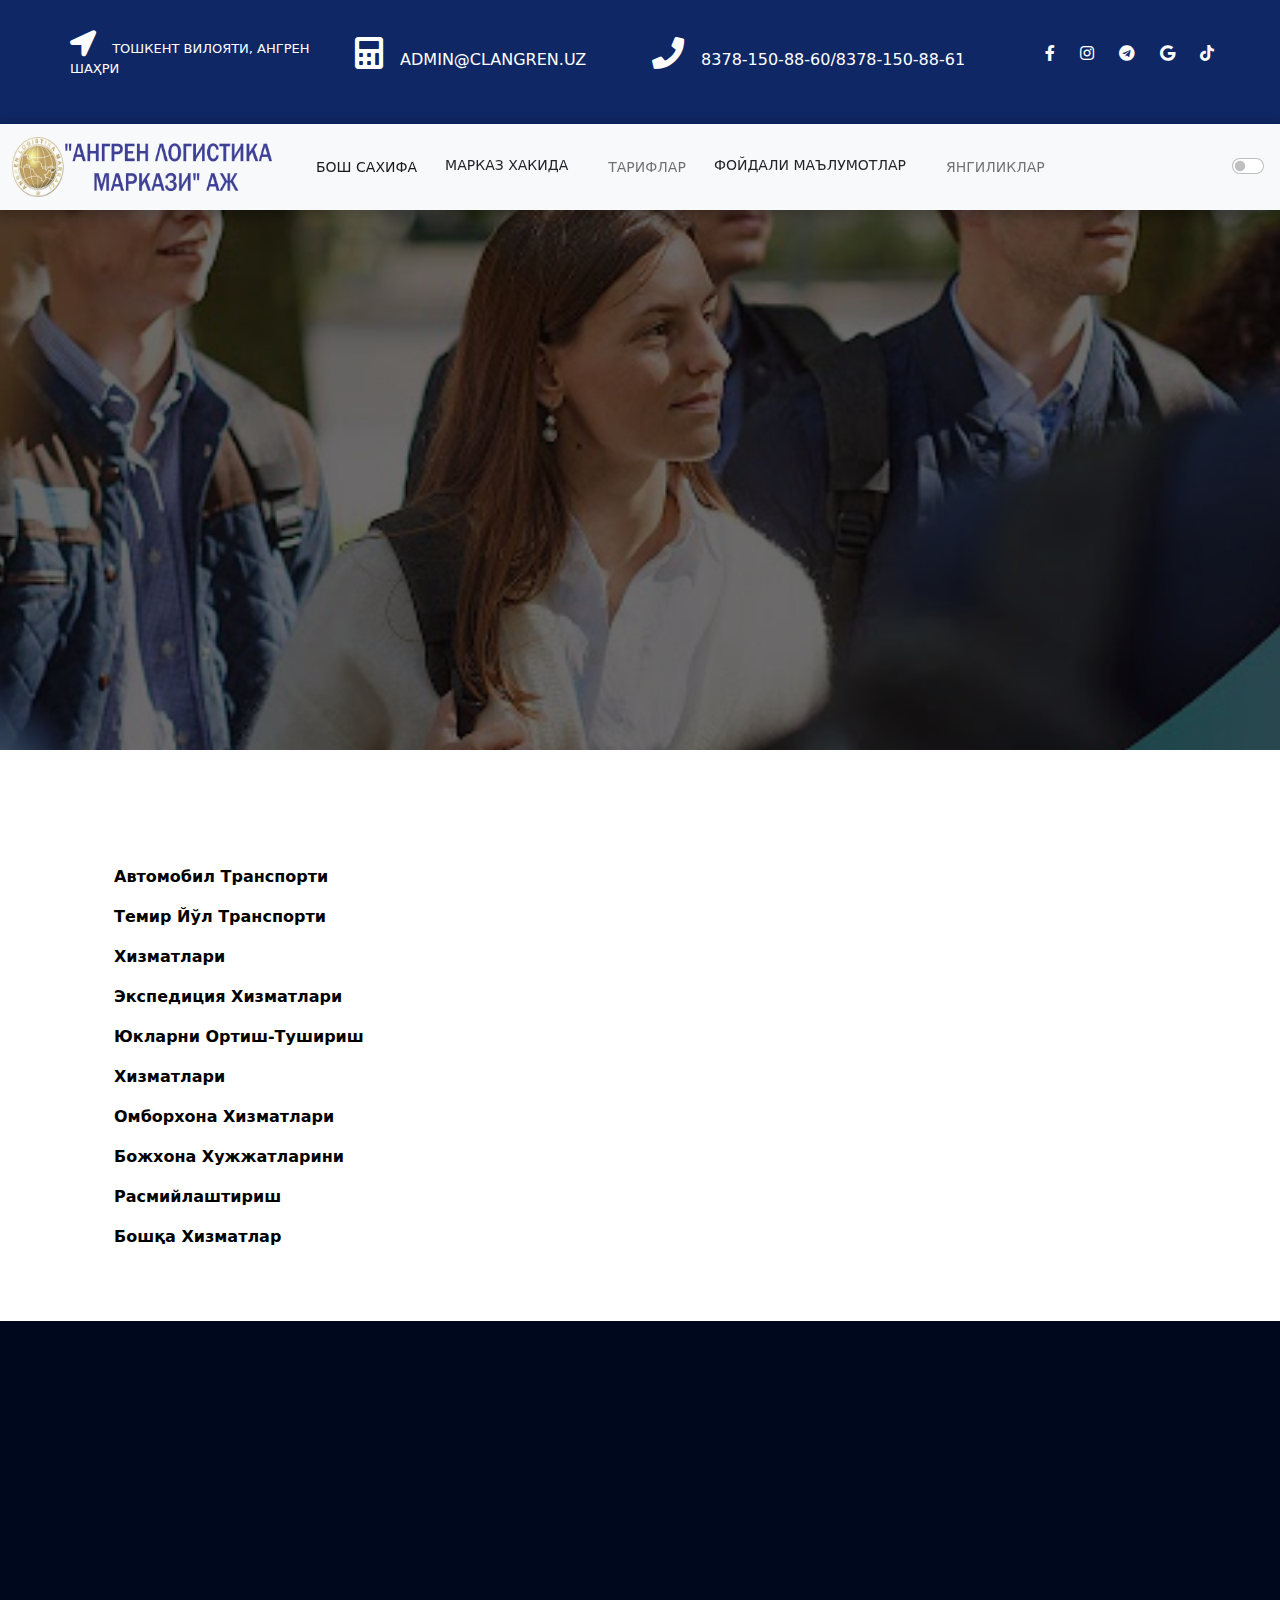
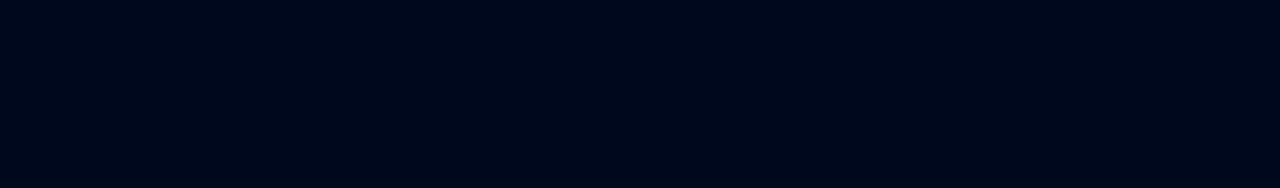
<file: index44/index.html>
<!DOCTYPE html>
<html lang="en">
  <head>
    <meta charset="UTF-8" />
    <meta http-equiv="X-UA-Compatible" content="IE=edge" />
    <meta name="viewport" content="width=device-width, initial-scale=1.0" />
    <title>Logistika</title>
    <link
      rel="shortcut icon"
      href="img/favicon2.jpg"
      style="border-radius: 3px"
      type="image/x-icon"
    />
    <link rel="stylesheet" href="../css/bootstrap.min.css" />
    <link rel="stylesheet" href="../css/index.css" />
    <link rel="stylesheet" href="../Fa/css/all.min.css" />
    <link rel="stylesheet" href="../css/toast.css" />
    <link href="https://unpkg.com/aos@2.3.1/dist/aos.css" rel="stylesheet" />
  </head>
  <body id="mybody" class="bodyimg">
    <header>
      <div class="container">
        <div class="row justify-content-center align-items-center">
          <div class="col-lg-3 col-sm-6">
            <p style="font-size: 13px">
              <i class="fas fa-location-arrow fa-2x"></i> ТОШКЕНТ ВИЛОЯТИ,
              АНГРЕН ШАҲРИ
            </p>
          </div>
          <div class="col-lg-3 col-sm-6">
            <p><i class="fas fa-calculator fa-2x"></i> ADMIN@CLANGREN.UZ</p>
          </div>
          <div class="col-lg-4 col-sm-6">
            <p>
              <i class="fas fa-phone fa-2x"></i> 8378-150-88-60/8378-150-88-61
            </p>
          </div>
          <div class="col-lg-2 col-sm-6">
            <p class="d-flex justify-content-between align-items-center">
              <a href="http://www.facebook.com/asqar.mirzaye/friends_recent">
                <i class="fab fa-facebook-f"></i
              ></a>
              <a href="https://instagram.com/dasturchi_2021">
                <i class="fab fa-instagram"></i
              ></a>
              <a href="https://t.me/Mirzayev_14"
                ><i class="fab fa-telegram"></i
              ></a>
              <a href="https://www.google.com"><i class="fab fa-google"></i></a>
              <a href="https://www.tiktok.com/@mirzayev99?lang=en"
                ><i class="fab fa-tiktok"></i
              ></a>
            </p>
          </div>
        </div>
      </div>
    </header>
    <nav
      id="mynav"
      class="navbar navbar-expand-lg navbar-light bg-light sticky-top"
    >
      <div class="container-fluid">
        <a class="navbar-brand" href="#"
          ><img src="../img/logo.png" width="260px" height="60px" alt=""
        /></a>
        <form
          class="d-flex form-check form-switch checkbox justify-content-center mobilinput"
          data-bs-toggle="collapse"
        >
          <input
            onclick="checkboxBtn(),true"
            class="form-check-input"
            type="checkbox"
            id="flexSwitchCheckDefault"
          />
        </form>
        <button
          class="navbar-toggler"
          type="button"
          data-bs-toggle="collapse"
          data-bs-target="#navbarTogglerDemo01"
          aria-controls="navbarTogglerDemo01"
          aria-expanded="false"
          aria-label="Toggle navigation"
        >
          <span class="navbar-toggler-icon"></span>
        </button>
        <div class="collapse navbar-collapse w-100%" id="navbarTogglerDemo01">
          <ul class="navbar-nav mb-2 mb-lg-0">
            <li class="nav-item">
              <a id="navlink" class="nav-link active" href="../index11/index.html"
                >БОШ САХИФА</a
              >
            </li>
            <li class="nav-item">
              <div class="dropdown">
                <button
                  class="btn"
                  type="button"
                  id="dropdownMenuButton1"
                  data-bs-toggle="dropdown"
                  aria-expanded="false"
                >
                  МАРКАЗ ХАКИДА
                </button>
                <ul class="dropdown-menu" aria-labelledby="dropdownMenuButton1">
                  <li><a class="dropdown-item" href="../index22/index.html"> ФАОЛИЯТИ</a></li>
                  <li><a class="dropdown-item" href="../index44/index.html"> ТАЪСИСЧИЛАР</a></li>
                  <li>
                    <a class="dropdown-item" href="#"> ТУЗИЛМА</a>
                  </li>
                  <li>
                    <a class="dropdown-item" href="#"> ОБЪЕКТЛАР</a>
                  </li>
                  <li>
                    <a class="dropdown-item" href="#"> РАХБАРИЯТ</a>
                  </li>
                  <li>
                    <a class="dropdown-item" href="#"> АСОСИЙ МИЖОЗЛАР</a>
                  </li>
                  <li>
                    <a class="dropdown-item" href="#"> ФОТОГАЛЕРЕЯ</a>
                  </li>
                  <li>
                    <a class="dropdown-item" href="#"> ВАКАНСИИ</a>
                  </li>
                </ul>
              </div>
            </li>
            <li class="nav-item">
              <a class="nav-link" id="navlink2" href="../index33/index.html"
                >ТАРИФЛАР</a
              >
            </li>
            <li class="nav-item">
              <div class="dropdown">
                <button
                  class="btn"
                  type="button"
                  id="dropdownMenuButton"
                  data-bs-toggle="dropdown"
                  aria-expanded="false"
                >
                  ФОЙДАЛИ МАЪЛУМОТЛАР
                </button>
                <ul class="dropdown-menu" aria-labelledby="dropdownMenuButton1">
                  <li>
                    <a class="dropdown-item" href="../index/index.html"
                      >“АНГРЕН ЛОГИСТИКА <br />
                      МАРКАЗИ”</a
                    >
                  </li>
                  <li>
                    <a class="dropdown-item" href="#"
                      >АЖ УСТАВИМАРКЕТИНГ <br />
                      ХИЗМАТЛАРИ</a
                    >
                  </li>
                  <li>
                    <a class="dropdown-item" href="#"
                      >“АНГРЕН ЛОГИСТИКА <br />
                      МАРКАЗИ АЖ ҲУЖЖАТЛАРИ”
                    </a>
                  </li>
                  <li>
                    <a class="dropdown-item" href="#"> БЎШ ИШ ЎРИНЛАРИ </a>
                  </li>
                </ul>
              </div>
            </li>
            <li class="nav-item">
              <a id="navlink3" class="nav-link" href="../index.html"
                >ЯНГИЛИКЛАР</a
              >
            </li>
          </ul>
          <form
            class="d-flex form-check form-switch checkbox justify-content-center"
          >
            <input
              onclick="checkboxBtn()"
              class="form-check-input myinput"
              type="checkbox"
              id="flexSwitchCheckDefault"
            />
          </form>
        </div>
      </div>
    </nav>

    <section class="mysectionnew">
      <div class="mydiv"></div>
    </section>

    <section class="service">
      <div class="container">
        <div class="row py-5 row2">
          <div class="col-lg-4 col-sm-12">
            <h5 data-aos="zoom-in" data-aos-duration="2000" id="h5">
              Бизнинг Хизматлар
            </h5>
            <hr data-aos="zoom-in" data-aos-duration="2000" />
            <ul type="1">
              <li  data-aos-duration="2000">
                <a href="#" id="a1"> Автомобил Транспорти</a>
              </li>
              <li  data-aos-duration="2000">
                <a href="#">Темир Йўл Транспорти Хизматлари</a>
              </li>
              <li  data-aos-duration="2000">
                <a href="#">Экспедиция Хизматлари</a>
              </li>
              <li  data-aos-duration="2000">
                <a href="#">Юкларни Ортиш-Тушириш Хизматлари</a>
              </li>
              <li  data-aos-duration="2000">
                <a href="#">Омборхона Хизматлари</a>
              </li>
              <li " data-aos-duration="2000">
                <a href="#">Божхона Хужжатларини Расмийлаштириш</a>
              </li>
              <li  data-aos-duration="2000">
                <a href="#">Бошқа Хизматлар</a>
              </li>
            </ul>
          </div>
          <div
            class="col-lg-8 tablisa col-sm-12"
            data-aos="zoom-in-up"
            data-aos-duration="1000"
          >
            <div class="card py-5 px-4 mycard">
              <a href="http://www.clangren.uz/blog-single-left-sidebar.html" class="decoration"><h5>Таъсисчилар</h5></a>
              <p class="foliyat">
                Ўзбекистон Республикасининг қуйидаги ташкилот ва корхоналари “Ангрен логистика маркази” АЖнинг таъсисчилари ҳисобланади:
                <br> <br>
                “O`ZAVTOSANOAT” АК <br>
                “O`ZQURILISHMATERIALLARI” АК <br>
                “O`ZBEKISTON TEMIR YO`LLARI” АЖ <br>
                “O`ZKIMYOSANOAT” АЖ <br>
                “FARG`ONAAZOT” АЖ <br>
                “O`ZOZIQOVQATXOLDING” ХК <br>
                “O`ZBEKNEFTEGAZ” МХК <br>
              </p>
              <p></p>
            </div>
          </div>
        </div>
      </div>
    </section>

    <footer>
      <div class="container">
        <div class="row row-3 py-5">
          <div
            class="col-lg-4 col-sm-12"
            data-aos="flip-left"
            data-aos-duration="3000"
          >
            <h5 data-aos="zoom-in">БИЗ ХАКИМИЗДА</h5>
            <p class="mb-4">
              “Ангрен логистика маркази” АЖ Ўзбекистон Республикаси худудида
              катта ҳажмли ва ўта оғир юкларни мижознинг буюртмасига биноан
              белгиланган манзилга, шунингдек, темир йўл ва авиа
              терминаллардан/гача ташиб беради.
            </p>
            <div class="input-group mb-3 px-4 mb-5">
              <input
                type="text"
                class="form-control"
                placeholder="Enter your e-mail here"
                aria-describedby="basic-addon2"
              />
              <span class="input-group-text" id="basic-addon2"
                ><i class="fab fa-telegram fa-2x"></i
              ></span>
            </div>
          </div>
          <div
            class="col-lg-4 col-sm-12 col-md-6"
            data-aos="zoom-in"
            data-aos-duration="2000"
          >
            <h5>БИЗНИНГ ХИЗМАТЛАР</h5>
            <ul>
              <li>
                <a href="#"
                  ><i class="fas fa-angle-right"></i>Автомобил Транспорти</a
                >
              </li>
              <li>
                <a href="#"
                  ><i class="fas fa-angle-right"></i>Темир Йўл Транспорти
                  Хизматлари</a
                >
              </li>
              <li>
                <a href="#"
                  ><i class="fas fa-angle-right"></i>Экспедиция Хизматлари</a
                >
              </li>
              <li>
                <a href="#"
                  ><i class="fas fa-angle-right"></i>Юкларни Ортиш-Тушириш
                  Хизматлари</a
                >
              </li>
              <li>
                <a href="#"
                  ><i class="fas fa-angle-right"></i>Омборхона Хизматлари</a
                >
              </li>
              <li>
                <a href="#"
                  ><i class="fas fa-angle-right"></i>Божхона Хужжатларини
                  Расмийлаштириw
                </a>
              </li>
            </ul>
          </div>
          <div
            class="col-lg-4 col-sm-12 iframe col-md-6"
            data-aos="flip-right"
            data-aos-duration="2000"
          >
            <h5>БИЗНИНГ МАНЗИЛ</h5>

            <iframe
              src="https://www.google.com/maps/embed?pb=!1m18!1m12!1m3!1d2996.0602360512476!2d69.2818448147949!3d41.32930350755795!2m3!1f0!2f0!3f0!3m2!1i1024!2i768!4f13.1!3m3!1m2!1s0x38ae8b42ef7a675f%3A0x455eb4f6be553391!2sLogistics%20Pro&#39;s%20LLC!5e0!3m2!1sru!2s!4v1614948093154!5m2!1sru!2s"
              width="370"
              height="230"
              style="border: 0"
              allowfullscreen=""
              loading="lazy"
            ></iframe>
          </div>
        </div>
        <div class="row row-4 d-flex justify-content-center align-items-center">
          <div class="col-lg-6 col-md-6 col-sm-6">
            <p class="d-flex justify-content-between align-items-center">
              <a href="http://www.facebook.com/asqar.mirzaye/friends_recent">
                <i class="fab fa-facebook-f"></i
              ></a>
              <a href="https://instagram.com/dasturchi_2021">
                <i class="fab fa-instagram"></i
              ></a>
              <a href="https://t.me/Mirzayev_14"
                ><i class="fab fa-telegram"></i
              ></a>
              <a href="https://www.google.com"><i class="fab fa-google"></i></a>
              <a href="https://www.tiktok.com/@mirzayev99?lang=en"
                ><i class="fab fa-tiktok"></i
              ></a>
            </p>
          </div>
        </div>
      </div>
    </footer>
  </body>
  <script src="../js/jquery-3.5.1.min.js"></script>
  <script src="../js/popper.min.js"></script>
  <script src="../js/bootstrap.min.js"></script>
  <script src="../js/toast.js"></script>
  <script src="../js/index11.js"></script>
  <script src="https://unpkg.com/aos@2.3.1/dist/aos.js"></script>
  <script>
    AOS.init();
  </script>
</html>
</file>
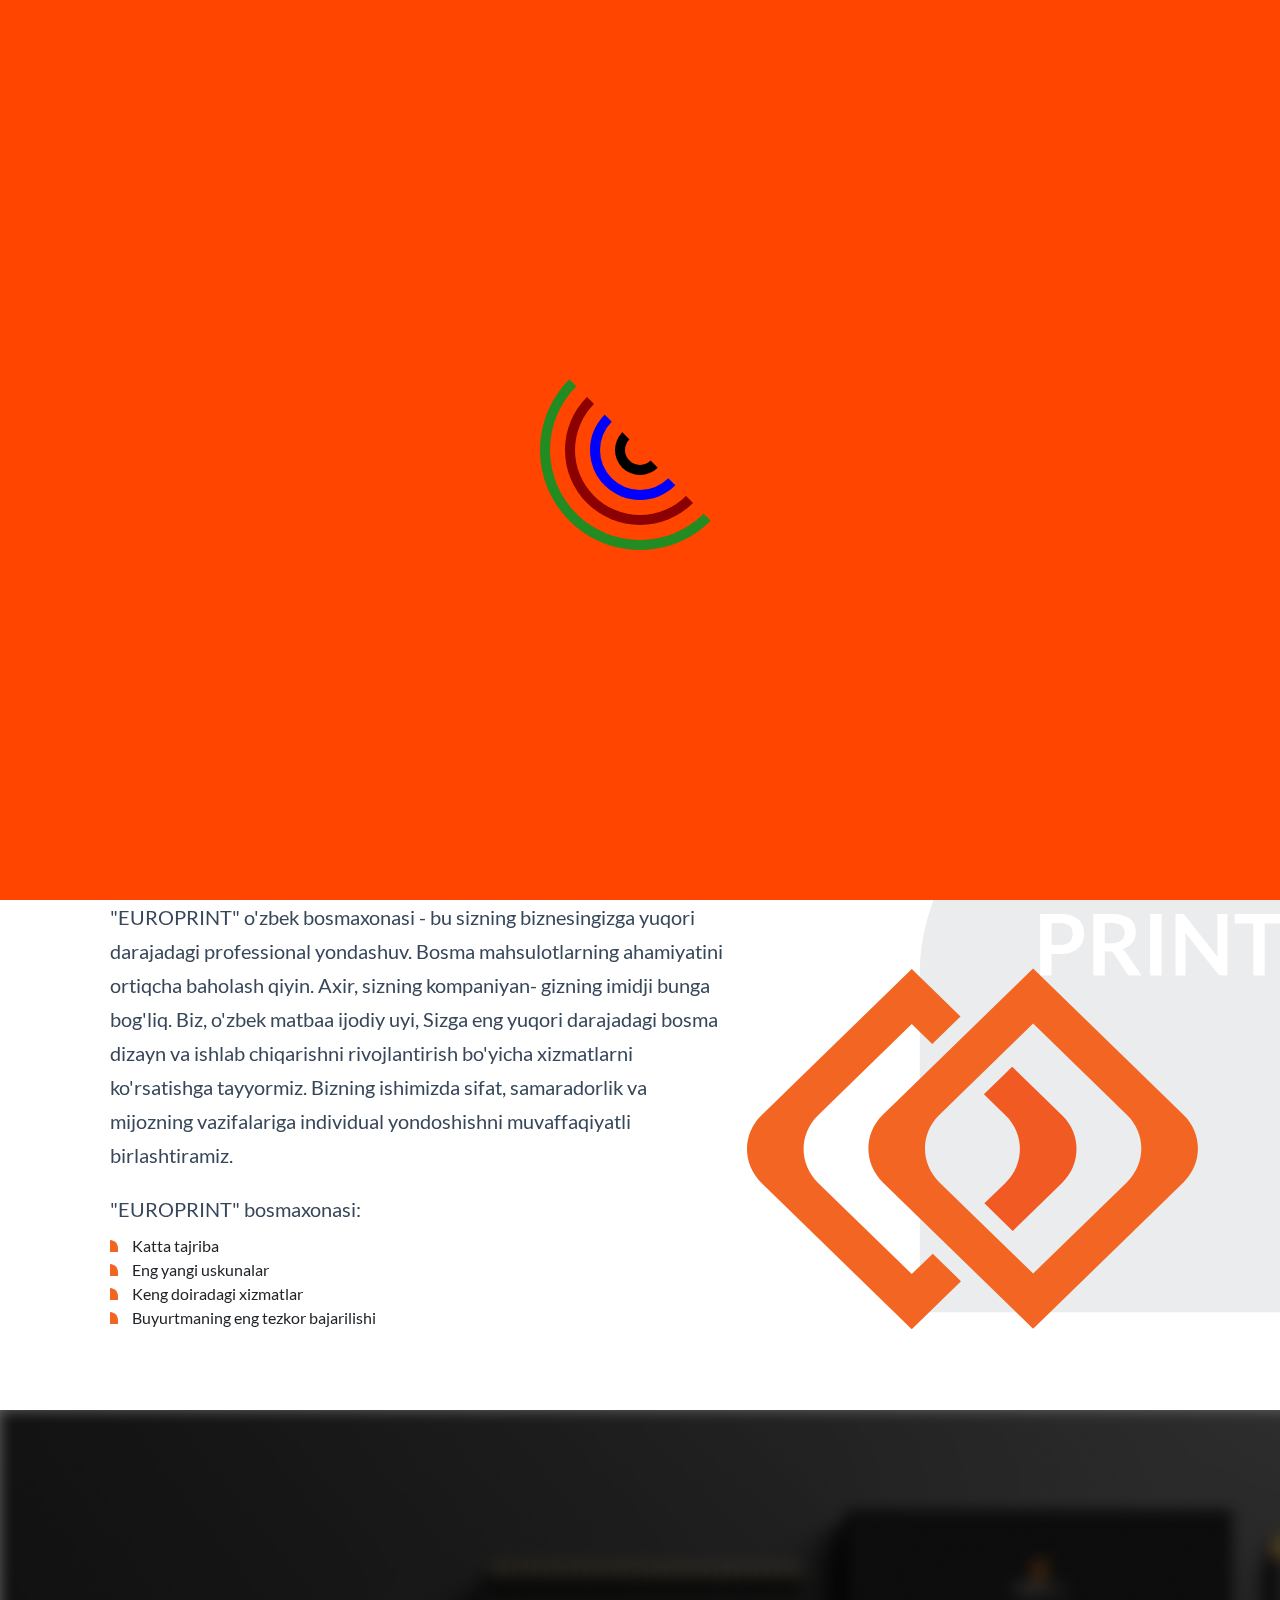
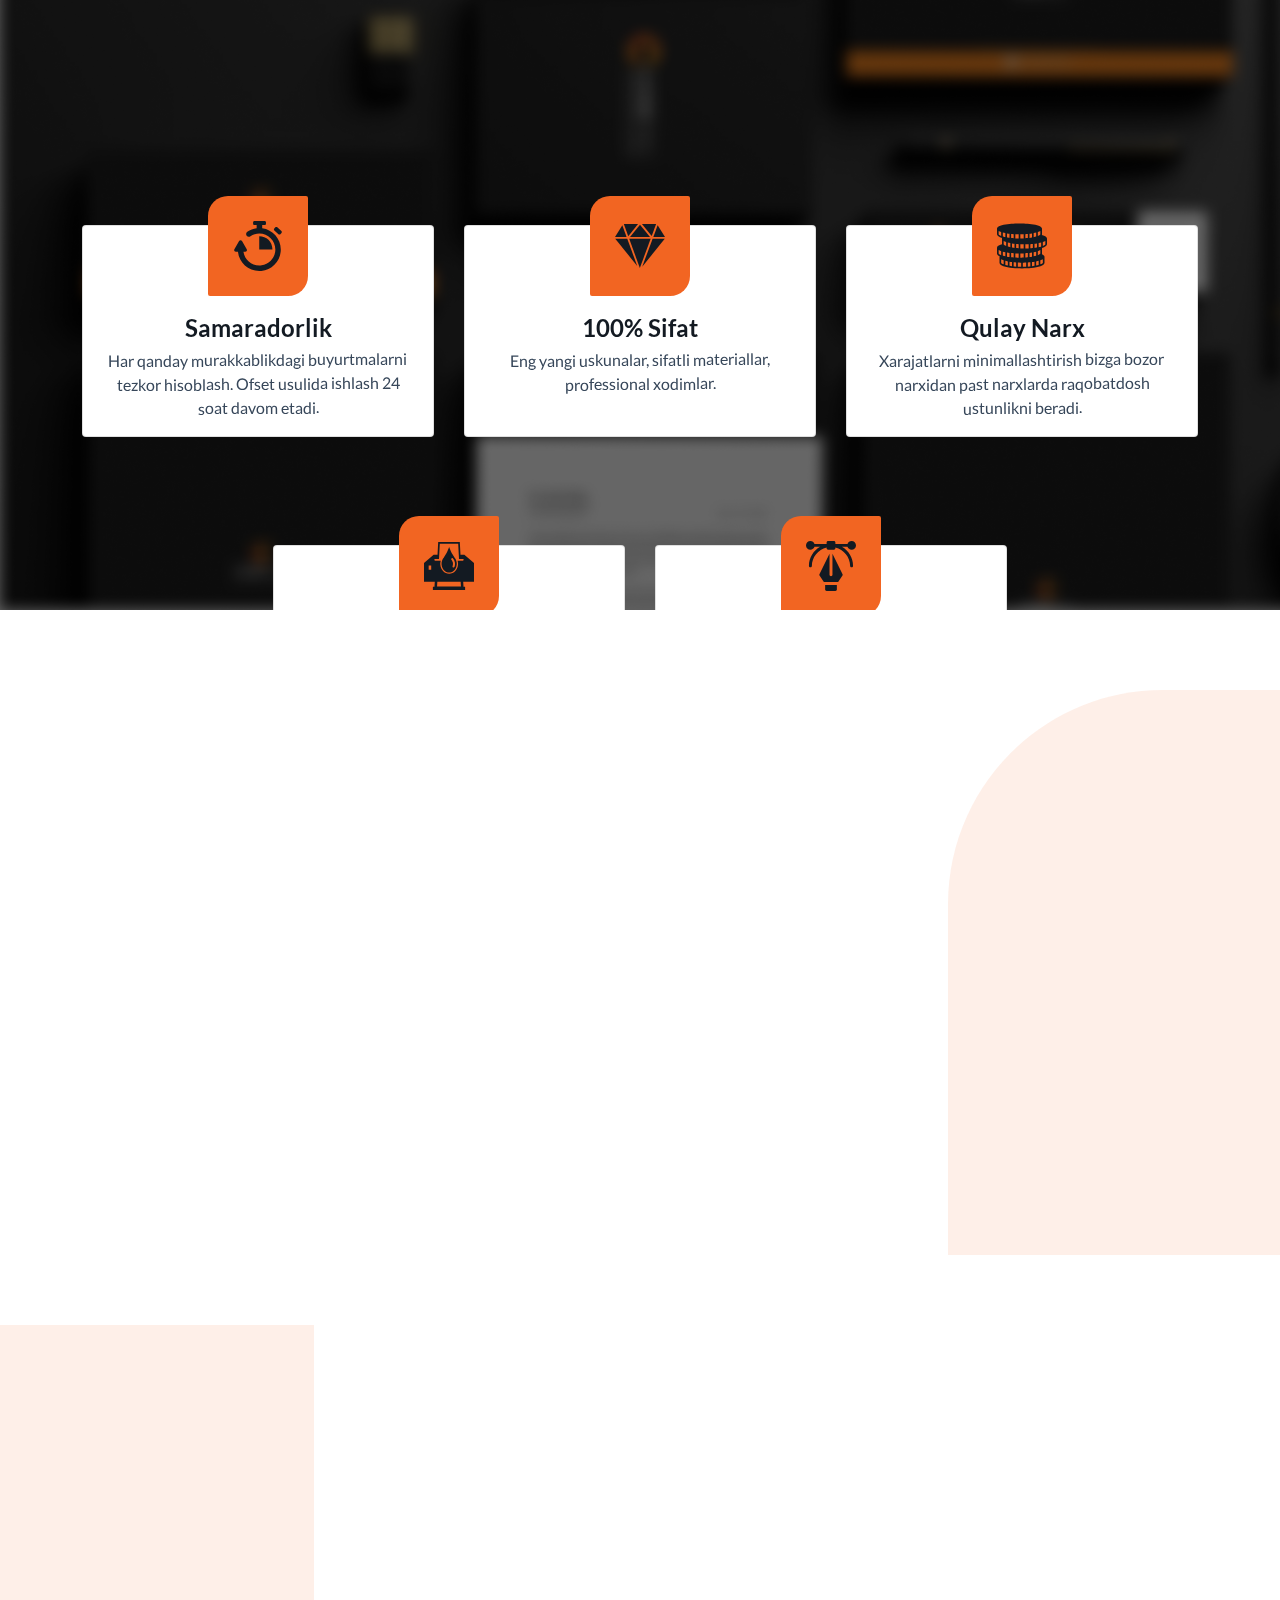
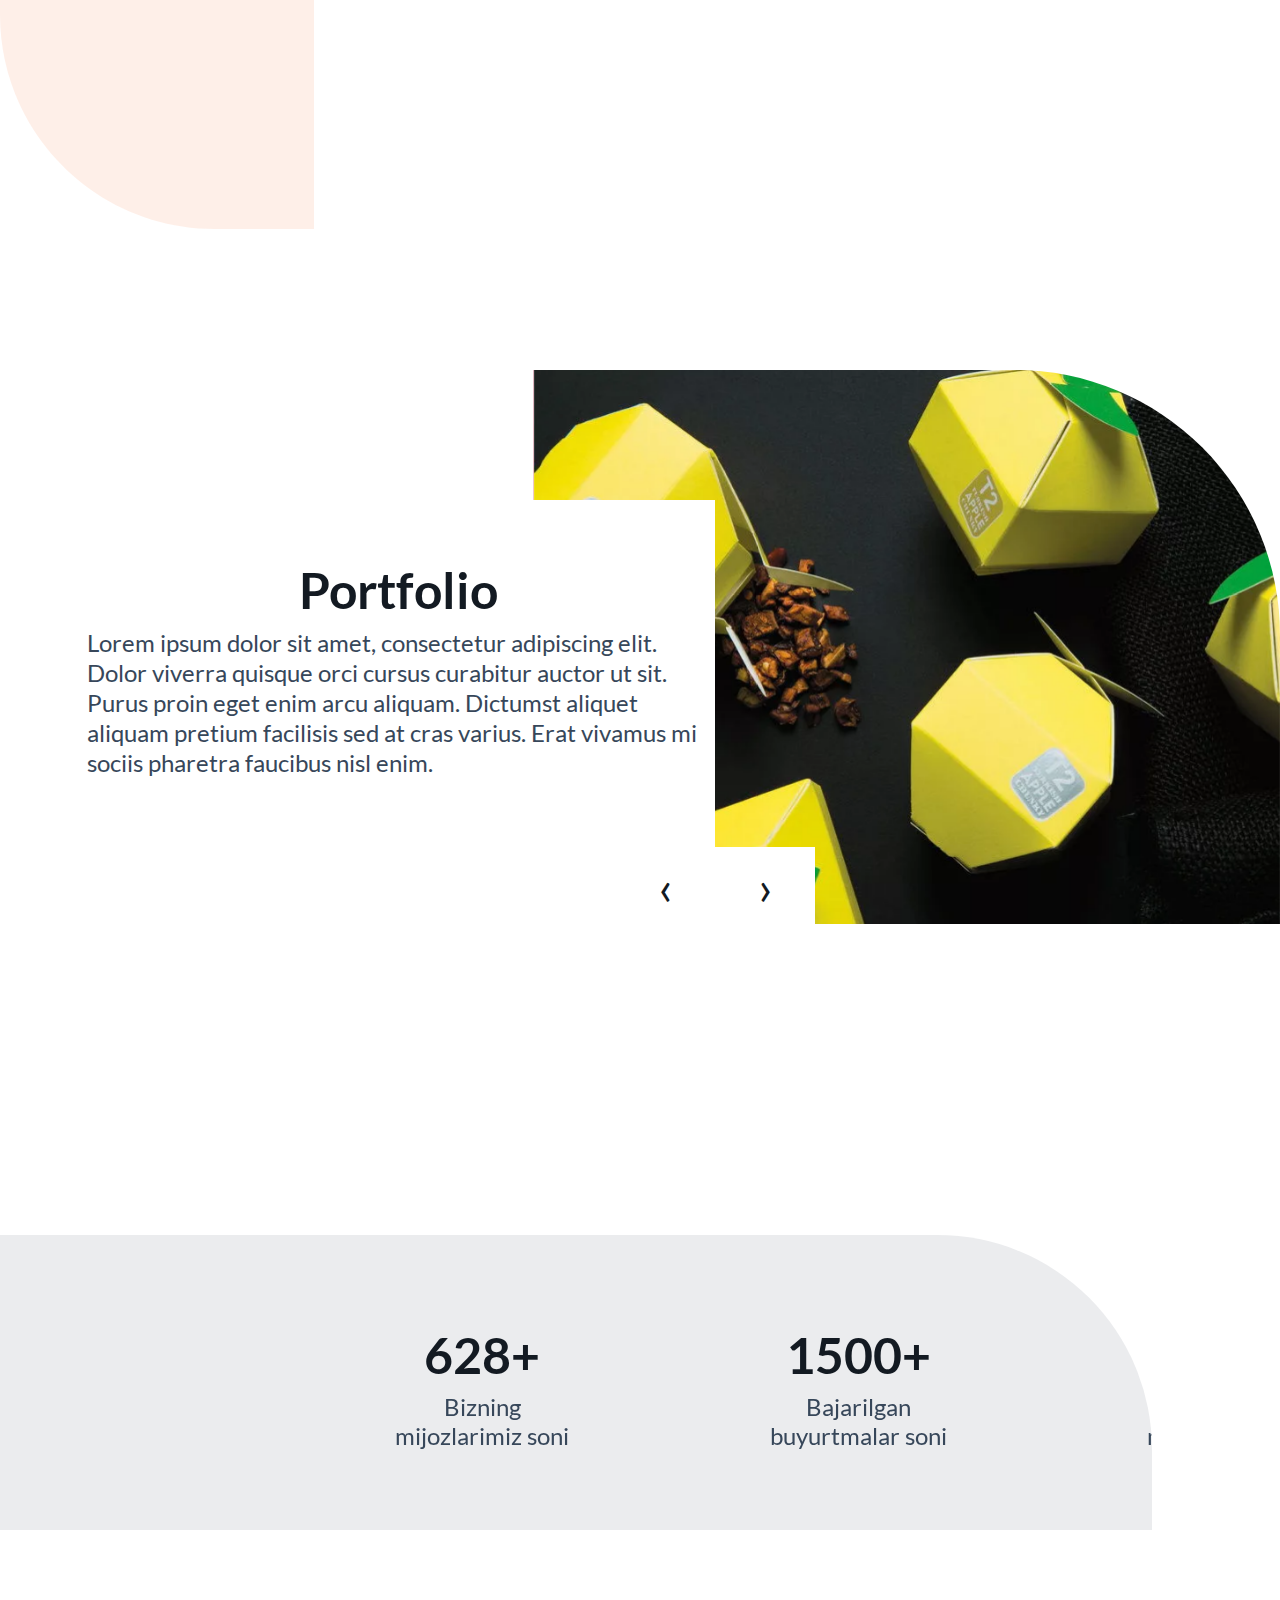
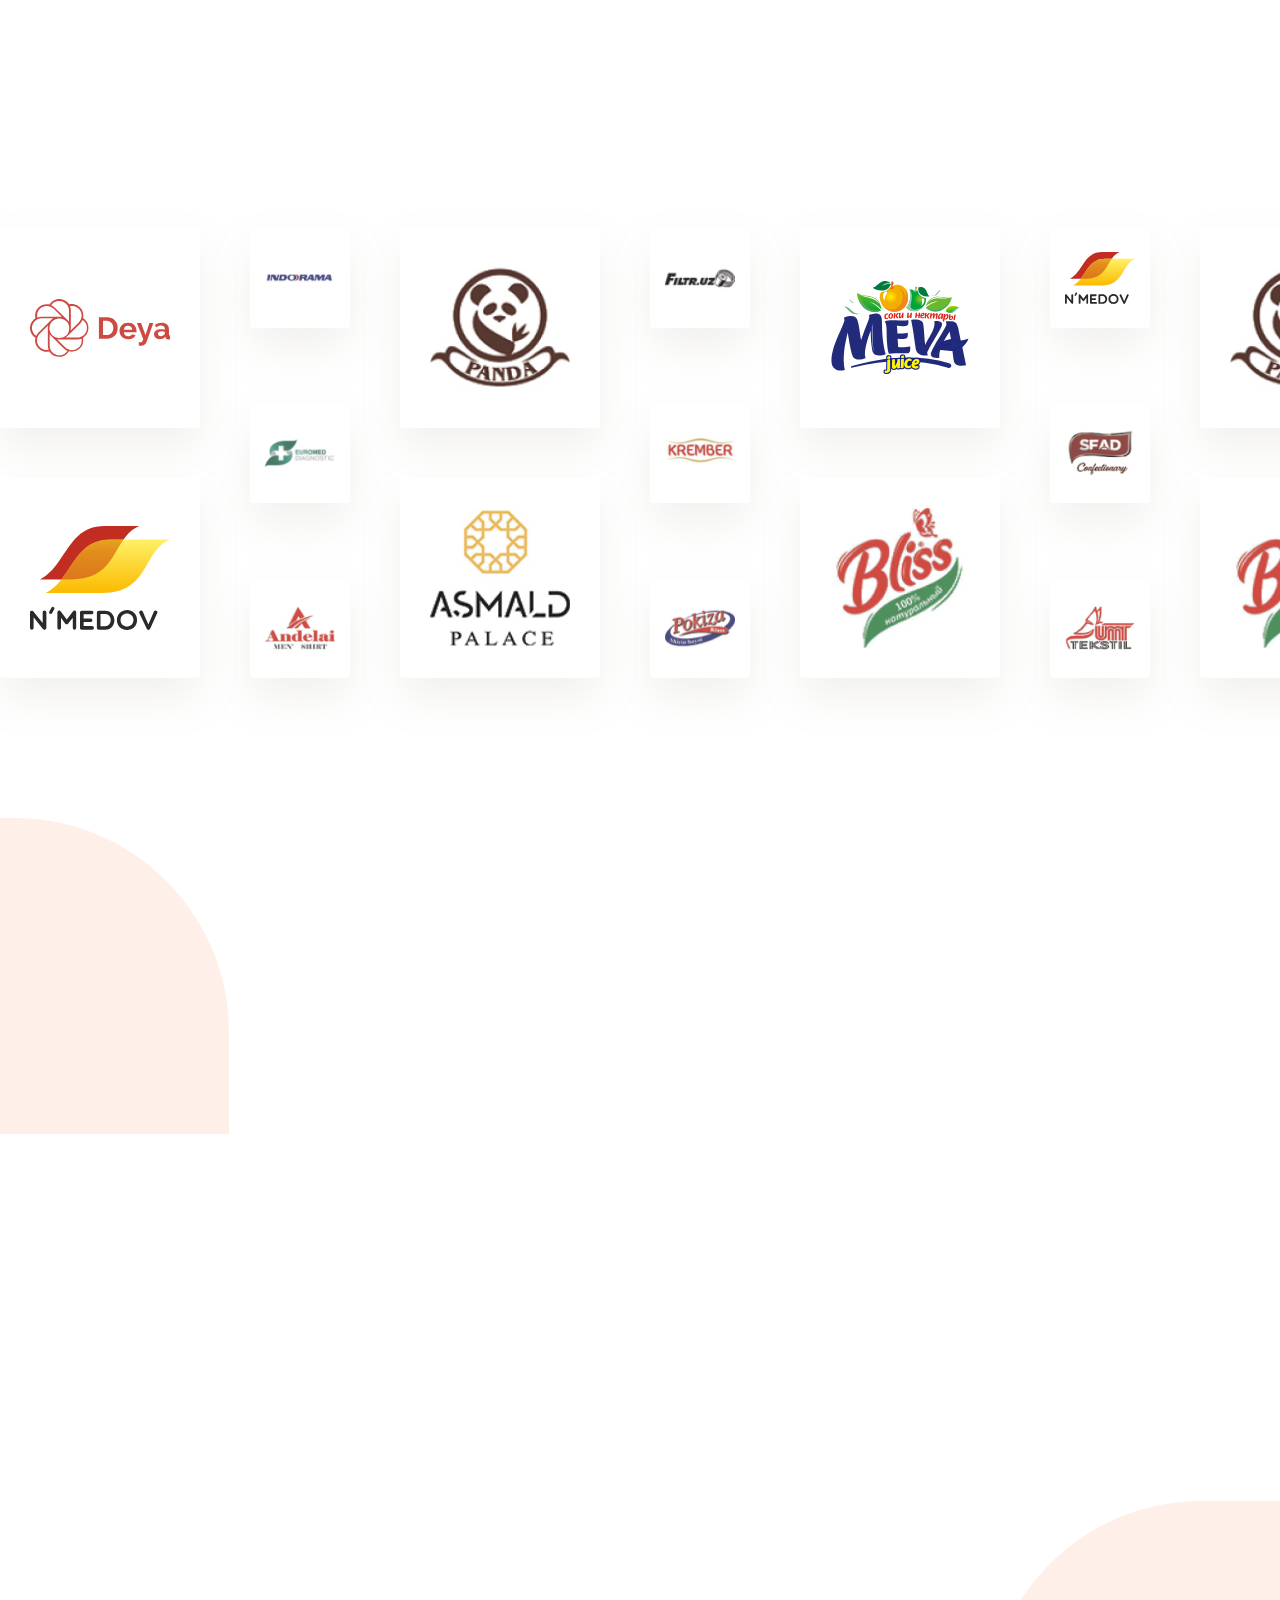
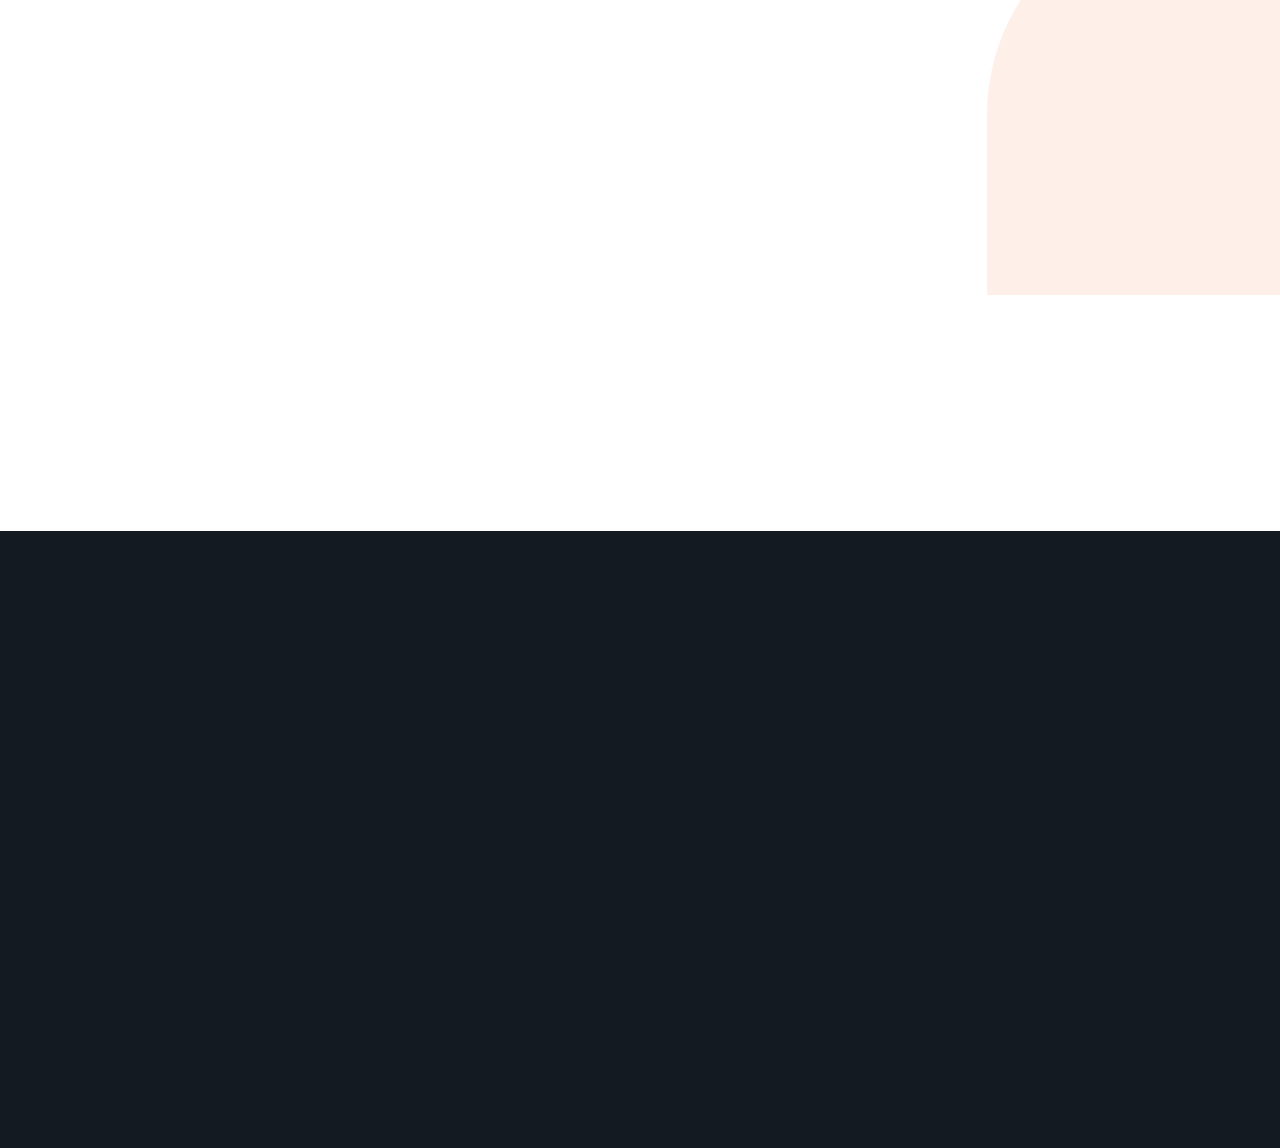
<file: pdp-Project 17/index.html>
<!doctype html>
<html lang="en">
<head>
    <meta charset="UTF-8">
    <meta name="viewport" content="width=device-width, initial-scale=1.0, shrink-to-fit=no">
    <meta http-equiv="X-UA-Compatible" content="ie=edge">
    <link rel="icon" type="image/png" href="./favicon.png">
    <title>Euro Print</title>
    <link rel="stylesheet" href="styles/bootstrap.min.css">
    <link rel="stylesheet" href="styles/owl.carousel.min.css">
    <link rel="stylesheet" href="styles/index.css">
    <link rel="stylesheet" href="styles/owl.theme.default.min.css">
    <link rel="stylesheet" href="styles/aos.css">
</head>
<body data-bs-spy="scroll" data-bs-offset="50" data-bs-target="#navbar" class="loading">
<div class="overload">
    <span></span><span></span><span></span><span></span>
</div>
<header id="header" class="container-fluid px-0">
    <nav id="navbar" class="navbar navbar-expand-lg navbar-light fixed-top mt-0">
        <div class="container align-items-center">
            <a class="navbar-brand" href="#header">
                <img src="images/header/logo.svg" alt="logo">
            </a>
            <button class="navbar-toggler" type="button" data-bs-toggle="collapse"
                    data-bs-target="#navbarSupportedContent" aria-controls="navbarSupportedContent"
                    aria-expanded="false" aria-label="Toggle navigation">
                <span class="navbar-toggle-icon"></span>
                <span class="navbar-toggle-icon"></span>
                <span class="navbar-toggle-icon"></span>
            </button>
            <div class="collapse navbar-collapse justify-content-end" id="navbarSupportedContent">
                <ul class="navbar-nav mb-2 mb-lg-0 align-lg-items-center">
                    <li class="nav-item p-2 p-lg-0">
                        <a class="nav-link active" aria-current="page" href="#section-info">Biz haqimizda</a>
                    </li>
                    <li class="nav-item p-2 p-lg-0">
                        <a class="nav-link" href="#our-services-section">Xizmatlar</a>
                    </li>
                    <li class="nav-item p-2 p-lg-0">
                        <a class="nav-link" href="#portfolio-section">Portfolio</a>
                    </li>
                    <li class="nav-item p-2 p-lg-0">
                        <a class="nav-link" href="#our-customers-section">Mijozlar</a>
                    </li>
                    <li class="nav-item p-2 p-lg-0">
                        <a class="nav-link" href="#our-teams-section">Jamoa</a>
                    </li>
                    <li class="nav-item p-2 p-lg-0">
                        <a class="nav-link" href="#location-section">Kontakt</a>
                    </li>
                    <li class="nav-item p-2 p-lg-0 dropdown">
                        <a class="nav-link dropdown-toggle" href="#" id="navbarDropdown" role="button"
                           data-bs-toggle="dropdown" aria-expanded="false">
                            Uzbek
                        </a>
                        <ul class="dropdown-menu" aria-labelledby="navbarDropdown">
                            <li><a class="dropdown-item" href="#">English</a></li>
                            <li><a class="dropdown-item" href="#">Russian</a></li>
                            <li><a class="dropdown-item" href="#">Spanish</a></li>
                        </ul>
                    </li>
                </ul>
            </div>
        </div>
    </nav>
    <div class="container">
        <div class="row">
            <div class="col-lg-7 d-flex flex-column justify-content-center">
                <h1>
                    Nega mijozlar bizni tanlashadi?
                    So‘ngi texnologiyalar sifati,<br>
                    <b>hoziroq buyurtma bering!</b>
                </h1>
                <button class="btn">
                    Buyurtma berish <span class="icon icon-right"></span>
                </button>
                <div class="d-md-flex">
                    <a href="tel:+998913607700" class="tel-link d-flex">
                        <img src="images/header/phone.svg" alt="">
                        <div class="number-phone">
                            <p>(+99891)</p>
                            <h2>360-77-00</h2>
                        </div>
                    </a>
                    <a href="tel:+998912041100" class="tel-link d-flex">
                        <img src="images/header/phone.svg" alt="">
                        <div class="number-phone">
                            <p>(+99891)</p>
                            <h2>204-11-00</h2>
                        </div>
                    </a>
                </div>
            </div>
            <div class="col-lg-5 mt-3 mt-lg-0">
                <div id="carouselExampleIndicators" class="carousel slide w-100" data-bs-ride="carousel">
                    <ol class="carousel-indicators">
                        <li data-bs-target="#carouselExampleIndicators" data-bs-slide-to="0" class="active"></li>
                        <li data-bs-target="#carouselExampleIndicators" data-bs-slide-to="1"></li>
                        <li data-bs-target="#carouselExampleIndicators" data-bs-slide-to="2"></li>
                    </ol>
                    <div class="carousel-inner">
                        <div class="carousel-item active">
                            <img src="images/header/carousel-image-3.png" class="d-block w-100" alt="...">
                        </div>
                        <div class="carousel-item">
                            <img src="images/header/carousel-image-3.png" class="d-block w-100" alt="...">
                        </div>
                        <div class="carousel-item">
                            <img src="images/header/carousel-image-3.png" class="d-block w-100" alt="...">
                        </div>
                    </div>
                </div>
            </div>
        </div>

    </div>
</header>

<section id="section-info" class="container-fluid section-info px-0">
    <div class="container">
        <div class="row">
            <div data-aos="zoom-in-up" class="col-lg-7">
                <div class="info-box">
                    <h1>
                        «EUROPRINT»
                        tipografiyasi haqida
                    </h1>
                    <p>
                        "EUROPRINT" o'zbek bosmaxonasi - bu sizning biznesingizga yuqori darajadagi professional
                        yondashuv. Bosma mahsulotlarning ahamiyatini ortiqcha baholash qiyin. Axir, sizning kompaniyan-
                        gizning imidji bunga bog'liq.
                        Biz, o'zbek matbaa ijodiy uyi, Sizga eng yuqori darajadagi bosma dizayn va ishlab chiqarishni
                        rivojlantirish bo'yicha xizmatlarni ko'rsatishga tayyormiz. Bizning ishimizda sifat,
                        samaradorlik va mijozning vazifalariga individual yondoshishni muvaffaqiyatli birlashtiramiz.
                    </p>
                    <h6>"EUROPRINT" bosmaxonasi:</h6>
                    <ul>
                        <li>Katta tajriba</li>
                        <li>Eng yangi uskunalar</li>
                        <li>Keng doiradagi xizmatlar</li>
                        <li>Buyurtmaning eng tezkor bajarilishi</li>
                    </ul>
                </div>
            </div>
            <div data-aos="zoom-in-up" class="col-lg-5">
                <div class="img-box w-100 h-100 d-flex align-items-end">
                    <img src="images/section-info/brand.svg" alt="brand">
                </div>
            </div>
        </div>
    </div>
</section>

<section id="why-we-section" class="container-fluid why-we-section px-0">
    <div class="container">
        <h2 data-aos="zoom-out">Nima uchun biz?</h2>

        <div class="row justify-content-center flex-fill gx-30 gy-60">
            <div data-aos="slide-up" class="col-lg-4 col-md-6">
                <div class="card h-100">
                    <div class="icon-box d-flex">
                        <img src="images/why-we-section/001-timer.svg" alt="">
                    </div>
                    <h3>Samaradorlik</h3>
                    <p>Har qanday murakkablikdagi buyurtmalarni
                        tezkor hisoblash. Ofset usulida ishlash
                        24 soat davom etadi.</p>
                </div>
            </div>
            <div data-aos="slide-up" class="col-lg-4 col-md-6">
                <div class="card h-100">
                    <div class="icon-box d-flex">
                        <img src="images/why-we-section/002-diamond.svg" alt="">
                    </div>
                    <h3>100% Sifat</h3>
                    <p>Eng yangi uskunalar, sifatli materiallar,
                        professional xodimlar. </p>
                </div>
            </div>
            <div data-aos="slide-up" class="col-lg-4 col-md-6">
                <div class="card h-100">
                    <div class="icon-box d-flex">
                        <img src="images/why-we-section/003-coins.svg" alt="">
                    </div>
                    <h3>Qulay Narx</h3>
                    <p>Xarajatlarni minimallashtirish bizga
                        bozor narxidan past narxlarda
                        raqobatdosh ustunlikni beradi.</p>
                </div>
            </div>
            <div data-aos="slide-up" class="col-lg-4 col-md-6">
                <div class="card h-100">
                    <div class="icon-box d-flex">
                        <img src="images/why-we-section/005-printer-with-paper-inside-and-an-ink-drop-in-front.svg"
                             alt="">
                    </div>
                    <h3>Zamonaviy uskunalar</h3>
                    <p>Bizning bosmaxona zamonaviy poligrafiya uskunalari bilan jihozlangan ishlab chiqarish
                        ustaxonasiga asoslanadi.</p>
                </div>
            </div>
            <div data-aos="slide-up" class="col-lg-4 col-md-6">
                <div class="card h-100">
                    <div class="icon-box d-flex">
                        <img src="images/why-we-section/004-vector.svg" alt="">
                    </div>
                    <h3>Dizayn ofisi va dizayn studiyasi</h3>
                    <p>Ular bizga g'oyalar bosqichida buyurtma
                        olishga va har qanday g'oyani birinchi darajali tayyor mahsulotga tarjima qilishga imkon
                        beradi.</p>
                </div>
            </div>
        </div>
    </div>

</section>

<section id="our-services-section" class="container-fluid our-services-section px-0">
    <div class="container">
        <h1 data-aos="flip-right">Bizning xizmatlar</h1>

        <div class="row g-3">
            <div data-aos="zoom-in-down" class="col-lg-3 col-md-4 col-6">
                <div class="card w-100 h-100">
                    <img src="images/our-services-section/img-1.png" alt="">
                    <div class="overlay">
                        <h3>Gofra karobka</h3>
                        <button class="btn">Buyurtma berish</button>
                    </div>
                </div>
            </div>
            <div data-aos="zoom-in-down" class="col-lg-3 col-md-4 col-6">
                <div class="card w-100 h-100">
                    <img src="images/our-services-section/img-2.png" alt="">
                    <div class="overlay">
                        <h3>Etiketka</h3>
                        <button class="btn">Buyurtma berish</button>
                    </div>
                </div>
            </div>
            <div data-aos="zoom-in-down" class="col-lg-3 col-md-4 col-6">
                <div class="card w-100 h-100">
                    <img src="images/our-services-section/img-3.png" alt="">
                    <div class="overlay">
                        <h3>Flaer</h3>
                        <button class="btn">Buyurtma berish</button>
                    </div>
                </div>
            </div>
            <div data-aos="zoom-in-down" class="col-lg-3 col-md-4 col-6">
                <div class="card w-100 h-100">
                    <img src="images/our-services-section/img-4.png" alt="">
                    <div class="overlay">
                        <h3>Bloknot</h3>
                        <button class="btn">Buyurtma berish</button>
                    </div>
                </div>
            </div>
            <div data-aos="zoom-in-down" class="col-lg-3 col-md-4 col-6">
                <div class="card w-100 h-100">
                    <img src="images/our-services-section/img-5.png" alt="">
                    <div class="overlay">
                        <h3>Listovka</h3>
                        <button class="btn">Buyurtma berish</button>
                    </div>
                </div>
            </div>
            <div data-aos="zoom-in-down" class="col-lg-3 col-md-4 col-6">
                <div class="card w-100 h-100">
                    <img src="images/our-services-section/img-6.png" alt="">
                    <div class="overlay">
                        <h3>Buklet</h3>
                        <button class="btn">Buyurtma berish</button>
                    </div>
                </div>
            </div>
            <div data-aos="zoom-in-down" class="col-lg-3 col-md-4 col-6">
                <div class="card w-100 h-100">
                    <img src="images/our-services-section/img-7.png" alt="">
                    <div class="overlay">
                        <h3>Kalendar</h3>
                        <button class="btn">Buyurtma berish</button>
                    </div>
                </div>
            </div>
            <div data-aos="zoom-in-down" class="col-lg-3 col-md-4 col-6">
                <div class="card w-100 h-100">
                    <img src="images/our-services-section/img-8.png" alt="">
                    <div class="overlay">
                        <h3>Katalog</h3>
                        <button class="btn">Buyurtma berish</button>
                    </div>
                </div>
            </div>
            <div data-aos="zoom-in-down" class="col-lg-3 col-md-4 col-6">
                <div class="card w-100 h-100">
                    <img src="images/our-services-section/img-9.png" alt="">
                    <div class="overlay">
                        <h3>Vizitka</h3>
                        <button class="btn">Buyurtma berish</button>
                    </div>
                </div>
            </div>
            <div data-aos="zoom-in-down" class="col-lg-3 col-md-4 col-6">
                <div class="card w-100 h-100">
                    <img src="images/our-services-section/img-10.png" alt="">
                    <div class="overlay">
                        <h3>Jurnal</h3>
                        <button class="btn">Buyurtma berish</button>
                    </div>
                </div>
            </div>
            <div data-aos="zoom-in-down" class="col-lg-3 col-md-4 col-6">
                <div class="card w-100 h-100">
                    <img src="images/our-services-section/img-11.png" alt="">
                    <div class="overlay">
                        <h3>Qog'oz stakan</h3>
                        <button class="btn">Buyurtma berish</button>
                    </div>
                </div>
            </div>
            <div data-aos="zoom-in-down" class="col-lg-3 col-md-4 col-6">
                <div class="card w-100 h-100">
                    <img src="images/our-services-section/img-12.png" alt="">
                    <div class="overlay">
                        <h3>Kraft qog'oz paketlar</h3>
                        <button class="btn">Buyurtma berish</button>
                    </div>
                </div>
            </div>
        </div>

    </div>

</section>

<section id="portfolio-section" class="portfolio-section container-fluid px-0 position-relative">
    <div class="container">
        <div class="row g-0">
            <div class="col-lg-5">
                <div>
                <h1>Portfolio</h1>
                <p>Lorem ipsum dolor sit amet, consectetur adipiscing elit.
                    Dolor viverra quisque orci cursus curabitur auctor ut sit.
                    Purus proin eget enim arcu aliquam. Dictumst aliquet
                    aliquam pretium facilisis sed at cras varius. Erat vivamus
                    mi sociis pharetra faucibus nisl enim.</p>
                    <div class="owl-nav-2">
                        <button class="owl-2-prev">
                            <span>&lsaquo;</span>
                        </button>
                        <button class="owl-2-next">
                            <span>&rsaquo;</span>
                        </button>
                    </div>

                </div>
            </div>
        </div>
    </div>
    <div class="row g-0">
        <div class="col-lg-7 offset-lg-5">
            <div class="owl-carousel owl-theme owl-2">
                <div class="item">
                    <img src="images/portfolio/img-1.png" alt="">
                </div>
                <div class="item">
                    <img src="images/portfolio/img-2.png" alt="">
                </div>
                <div class="item">
                    <img src="images/portfolio/img-3.png" alt="">
                </div>
                <div class="item">
                    <img src="images/portfolio/img-4.png" alt="">
                </div>
            </div>
        </div>
    </div>

</section>

<section id="our-achievements-section" class="our-achievements-section container-fluid px-0">
    <h1 data-aos="fade-up">Bizning yutuqlarimiz</h1>
    <div class="container-fluid w-90">
        <div class="container">
            <div class="row justify-content-around">
                <div data-aos="slide-left" class="col-lg-3 col-md-6">
                    <div class="counter">
                        <h2><span class="count">628</span>+</h2>
                        <p>Bizning mijozlarimiz soni</p>
                    </div>
                </div>
                <div data-aos="slide-left" class="col-lg-3 col-md-6">
                    <div class="counter">
                        <h2><span class="count">1500</span>+</h2>
                        <p>Bajarilgan buyurtmalar soni</p>
                    </div>
                </div>
                <div data-aos="slide-left" class="col-lg-3 col-md-6">
                    <div class="counter">
                        <h2><span class="count">254</span>+</h2>
                        <p>Bizning mutaxasislarimiz</p>
                    </div>
                </div>
            </div>
        </div>
    </div>
</section>

<section id="our-customers-section" class="our-customers-section container-fluid px-0">
    <h1 data-aos="zoom-out-down">Bizning mijozlar</h1>
    <div class="anim-page container-fluid d-flex px-0">
        <div class="anim-container d-flex">
            <div class="column">
                <div class="large-box">
                    <img src="images/our-costumers-section/deya.svg" alt="">
                </div>
                <div class="large-box">
                    <img src="images/our-costumers-section/n-medov.svg" alt="">
                </div>
            </div>
            <div class="column">
                <div class="small-box">
                    <img src="images/our-costumers-section/indorama.png" alt="">
                </div>
                <div class="small-box">
                    <img src="images/our-costumers-section/euromed.png" alt="">
                </div>
                <div class="small-box">
                    <img src="images/our-costumers-section/andelai.png" alt="">
                </div>
            </div>
            <div class="column">
                <div class="large-box">
                    <img src="images/our-costumers-section/panda.png" alt="">
                </div>
                <div class="large-box">
                    <img src="images/our-costumers-section/asmald.png" alt="">
                </div>
            </div>
            <div class="column">
                <div class="small-box">
                    <img src="images/our-costumers-section/filtr-uz.png" alt="">
                </div>
                <div class="small-box">
                    <img src="images/our-costumers-section/krember.png" alt="">
                </div>
                <div class="small-box">
                    <img src="images/our-costumers-section/pokiza.png" alt="">
                </div>
            </div>
            <div class="column">
                <div class="large-box">
                    <img src="images/our-costumers-section/meva.svg" alt="">
                </div>
                <div class="large-box">
                    <img src="images/our-costumers-section/bliss.png" alt="">
                </div>
            </div>
            <div class="column">
                <div class="small-box">
                    <img src="images/our-costumers-section/n-medov.svg" alt="">
                </div>
                <div class="small-box">
                    <img src="images/our-costumers-section/sfad.png" alt="">
                </div>
                <div class="small-box">
                    <img src="images/our-costumers-section/umr-textil.png" alt="">
                </div>
            </div>
            <div class="column">
                <div class="large-box">
                    <img src="images/our-costumers-section/panda.png" alt="">
                </div>
                <div class="large-box">
                    <img src="images/our-costumers-section/bliss.png" alt="">
                </div>
            </div>
            <div class="column">
                <div class="small-box">
                    <img src="images/our-costumers-section/krember.png" alt="">
                </div>
                <div class="small-box">
                    <img src="images/our-costumers-section/andelai.png" alt="">
                </div>
                <div class="small-box">
                    <img src="images/our-costumers-section/indorama.png" alt="">
                </div>
            </div>
        </div>
        <div class="anim-container d-flex">
            <div class="column">
                <div class="large-box">
                    <img src="images/our-costumers-section/deya.svg" alt="">
                </div>
                <div class="large-box">
                    <img src="images/our-costumers-section/n-medov.svg" alt="">
                </div>
            </div>
            <div class="column">
                <div class="small-box">
                    <img src="images/our-costumers-section/indorama.png" alt="">
                </div>
                <div class="small-box">
                    <img src="images/our-costumers-section/euromed.png" alt="">
                </div>
                <div class="small-box">
                    <img src="images/our-costumers-section/andelai.png" alt="">
                </div>
            </div>
            <div class="column">
                <div class="large-box">
                    <img src="images/our-costumers-section/panda.png" alt="">
                </div>
                <div class="large-box">
                    <img src="images/our-costumers-section/asmald.png" alt="">
                </div>
            </div>
            <div class="column">
                <div class="small-box">
                    <img src="images/our-costumers-section/filtr-uz.png" alt="">
                </div>
                <div class="small-box">
                    <img src="images/our-costumers-section/krember.png" alt="">
                </div>
                <div class="small-box">
                    <img src="images/our-costumers-section/pokiza.png" alt="">
                </div>
            </div>
            <div class="column">
                <div class="large-box">
                    <img src="images/our-costumers-section/meva.svg" alt="">
                </div>
                <div class="large-box">
                    <img src="images/our-costumers-section/bliss.png" alt="">
                </div>
            </div>
            <div class="column">
                <div class="small-box">
                    <img src="images/our-costumers-section/n-medov.svg" alt="">
                </div>
                <div class="small-box">
                    <img src="images/our-costumers-section/sfad.png" alt="">
                </div>
                <div class="small-box">
                    <img src="images/our-costumers-section/umr-textil.png" alt="">
                </div>
            </div>
            <div class="column">
                <div class="large-box">
                    <img src="images/our-costumers-section/panda.png" alt="">
                </div>
                <div class="large-box">
                    <img src="images/our-costumers-section/bliss.png" alt="">
                </div>
            </div>
            <div class="column">
                <div class="small-box">
                    <img src="images/our-costumers-section/krember.png" alt="">
                </div>
                <div class="small-box">
                    <img src="images/our-costumers-section/andelai.png" alt="">
                </div>
                <div class="small-box">
                    <img src="images/our-costumers-section/indorama.png" alt="">
                </div>
            </div>
        </div>
    </div>
</section>

<section id="our-teams-section" class="our-teams-section container-fluid px-0">
    <div class="container">
        <h1 data-aos="slide-right">Bizning jamoa</h1>
        <div data-aos="zoom-in-right" class="owl-1 owl-carousel owl-theme">
            <div class="item">
                <div class="card h-100">
                    <img src="images/our-teams-section/img-1.png" alt="">
                    <h2 class="name">Brandon Richards</h2>
                    <p>Fotograf, Bosh dizayner</p>
                </div>
            </div>
            <div class="item">
                <div class="card h-100">
                    <img src="images/our-teams-section/img-2.png" alt="">
                    <h2 class="name">Beth Mckinney</h2>
                    <p>Mijozlar bilan ishlash
                        bo’lim boshlig’i</p>
                </div>
            </div>
            <div class="item">
                <div class="card h-100">
                    <img src="images/our-teams-section/img-3.png" alt="">
                    <h2 class="name">Dianne Fisher</h2>
                    <p>Mijozlar bilan ishlash
                        meneger</p>
                </div>
            </div>
            <div class="item">
                <div class="card h-100">
                    <img src="images/our-teams-section/img-2.png" alt="">
                    <h2 class="name">Brandon Richards</h2>
                    <p>Fotograf, Bosh dizayner</p>
                </div>
            </div>
            <div class="item">
                <div class="card h-100">
                    <img src="images/our-teams-section/img-2.png" alt="">
                    <h2 class="name">Brandon Richards</h2>
                    <p>Fotograf, Bosh dizayner</p>
                </div>
            </div>
            <div class="item">
                <div class="card h-100">
                    <img src="images/our-teams-section/img-3.png" alt="">
                    <h2 class="name">Brandon Richards</h2>
                    <p>Fotograf, Bosh dizayner</p>
                </div>
            </div>
            <div class="item">
                <div class="card h-100">
                    <img src="images/our-teams-section/img-2.png" alt="">
                    <h2 class="name">Brandon Richards</h2>
                    <p>Fotograf, Bosh dizayner</p>
                </div>
            </div>
            <div class="item">
                <div class="card h-100">
                    <img src="images/our-teams-section/img-1.png" alt="">
                    <h2 class="name">Brandon Richards</h2>
                    <p>Fotograf, Bosh dizayner</p>
                </div>
            </div>
            <div class="item">
                <div class="card h-100">
                    <img src="images/our-teams-section/img-3.png" alt="">
                    <h2 class="name">Brandon Richards</h2>
                    <p>Fotograf, Bosh dizayner</p>
                </div>
            </div>

        </div>
    </div>
</section>

<section id="location-section" class="location-section container-fluid px-0">
    <div class="map-container">
        <iframe data-aos="slide-up" src="https://www.google.com/maps/embed?pb=!1m18!1m12!1m3!1d2442.9003070368294!2d69.24707931203679!3d41.33052501067703!2m3!1f0!2f0!3f0!3m2!1i1024!2i768!4f13.1!3m3!1m2!1s0x38ae8bc2ddbf36f1%3A0x71e6acc8ad66d0be!2sBayroq!5e0!3m2!1suz!2s!4v1607882107219!5m2!1suz!2s"
                width="100%" height="500" frameborder="0" style="border:0;" allowfullscreen="" aria-hidden="false"
                tabindex="0"></iframe>
    </div>
</section>

<footer id="footer" class="container-fluid px-0">

    <div class="container">
        <div class="row gy-5">
            <div data-aos="flip-left" class="col-lg-2 col-6">
                <div class="d-flex">
                    <div class="menu">
                        <h2>Kompaniya</h2>
                        <a href="#">Biz haqimizda</a>
                        <a href="#">Mahsulotlar</a>
                        <a href="#">Xizmatlar</a>
                        <a href="#">Bizning mijozlar</a>
                        <a href="#">Jamoa</a>
                    </div>
                </div>
            </div>
            <div data-aos="flip-left" class="col-lg-2 col-6">
                <div class="d-flex">
                    <div class="menu">
                        <h2>Xizmatlar</h2>
                        <a href="#">Ipakli bosma</a>
                        <a href="#">Offset bosma</a>
                        <a href="#">Kesish</a>
                        <a href="#">Ultra-binafsha rang</a>
                        <a href="#">Bo'rttirish</a>
                        <a href="#">Laminatsiya</a>
                        <a href="#">Qog’oz kashirovka</a>
                        <a href="#">O'yib olish</a>
                    </div>
                </div>
            </div>
            <div data-aos="flip-left" class="col-lg-2 col-6">
                <div class="d-flex">
                    <div class="menu">
                        <h2>Mijozlar uchun</h2>
                        <a href="#">Raxbariyat</a>
                        <a href="#">Tarix</a>
                        <a href="#">Yangiliklar</a>
                        <a href="#">Maketlar uchun talab</a>
                        <a href="#">Aloqa</a>
                    </div>
                </div>
            </div>
            <div data-aos="flip-left" class="offset-lg-3 col-lg-3 col-6">
                <h2>Aloqa</h2>
                <a href="tel:+998913607700" class="tel-link">
                    <div class="d-flex align-items-start">
                        <img src="images/footer/phone.svg" alt="">
                        <div class="number-phone">
                            <p>(+99891)</p>
                            <h2>360-77-00</h2>
                        </div>
                    </div>
                </a>
                <a href="tel:+998912041100" class="tel-link">
                    <div class="d-flex align-items-start">
                        <div class="number-phone">
                            <p>(+99891)</p>
                            <h2>204-11-00</h2>
                        </div>
                    </div>
                </a>
                <a href="tel:+998735435555" class="tel-link">
                    <div class="d-flex align-items-start">
                        <div class="number-phone">
                            <p>+99873</p>
                            <h2>543-55-55</h2>
                        </div>
                    </div>
                </a>
            </div>
            <div data-aos="flip-left" class="col-lg-9">
                <div class="d-flex">

                    <div class="dropdown">
                        <a class="nav-link dropdown-toggle" href="#" id="navbarDropdown2" role="button"
                           data-bs-toggle="dropdown" aria-expanded="false">
                            Uzbek
                        </a>
                        <ul class="dropdown-menu" aria-labelledby="navbarDropdown2">
                            <li><a class="dropdown-item" href="#">English</a></li>
                            <li><a class="dropdown-item" href="#">Russian</a></li>
                            <li><a class="dropdown-item" href="#">Spanish</a></li>
                        </ul>
                    </div>

                    <div class="sn-btn">

                        <a href="#" class="btn">
                            <svg width="16" height="17" viewBox="0 0 16 17" fill="none"
                                 xmlns="http://www.w3.org/2000/svg">
                                <g clip-path="url(#clip0)">
                                    <path d="M15.753 1.60414C15.5575 1.36291 15.2647 1.22998 14.9287 1.22998C14.7458 1.22998 14.5523 1.26891 14.3534 1.34554L0.809593 6.56344C0.0908451 6.84027 -0.00595631 7.2557 0.000269251 7.47882C0.00649481 7.70181 0.12649 8.11108 0.859641 8.34639C0.864036 8.34787 0.86843 8.3491 0.872825 8.35046L2.77223 8.89894L12.0227 4.12925C12.2532 4.01024 12.5356 4.10264 12.6534 4.33536C12.746 4.51819 12.7088 4.73305 12.577 4.87449L12.5774 4.87486L7.43408 10.3904L7.28735 10.9905L9.12402 12.4832L11.6692 14.5516C11.6714 14.5533 11.6736 14.5552 11.6759 14.5569C11.9559 14.7762 12.2618 14.892 12.5605 14.8921C13.1443 14.8921 13.609 14.4561 13.7444 13.7815L15.9635 2.72255C16.0525 2.27878 15.9778 1.88146 15.753 1.60414Z"
                                          fill="white"/>
                                    <path d="M6.55347 10.0431C6.57214 9.96657 6.60974 9.89363 6.66699 9.83215L10.0419 6.21289L3.7793 9.44198L5.20129 13.5464C5.28235 13.7802 5.40295 13.9793 5.55212 14.1352L6.55322 10.043L6.55347 10.0431Z"
                                          fill="white"/>
                                    <path d="M6.4248 14.5152C6.76282 14.5124 7.09497 14.3685 7.38599 14.0981L8.42639 13.1312L7.03918 12.0039L6.4248 14.5152Z"
                                          fill="white"/>
                                </g>
                                <defs>
                                    <clipPath id="clip0">
                                        <rect width="16" height="16.1481" fill="white"/>
                                    </clipPath>
                                </defs>
                            </svg>

                        </a>
                        <a href="#" class="btn">
                            <svg width="16" height="16" viewBox="0 0 16 16" fill="none"
                                 xmlns="http://www.w3.org/2000/svg">
                                <path d="M11.6689 0H4.33105C1.94287 0 0 1.94287 0 4.33105V11.669C0 14.0571 1.94287 16 4.33105 16H11.669C14.0571 16 16 14.0571 16 11.669V4.33105C16 1.94287 14.0571 0 11.6689 0V0ZM7.99998 12.3749C5.58764 12.3749 3.62512 10.4123 3.62512 7.99998C3.62512 5.58764 5.58764 3.62512 7.99998 3.62512C10.4123 3.62512 12.3749 5.58764 12.3749 7.99998C12.3749 10.4123 10.4123 12.3749 7.99998 12.3749ZM12.4795 4.65685C11.7666 4.65685 11.1867 4.07702 11.1867 3.36413C11.1867 2.65124 11.7666 2.07129 12.4795 2.07129C13.1924 2.07129 13.7723 2.65124 13.7723 3.36413C13.7723 4.07702 13.1924 4.65685 12.4795 4.65685Z"
                                      fill="white"/>
                                <path d="M7.99987 4.56299C6.10486 4.56299 4.56299 6.10473 4.56299 7.99987C4.56299 9.89489 6.10486 11.4368 7.99987 11.4368C9.89501 11.4368 11.4368 9.89489 11.4368 7.99987C11.4368 6.10473 9.89501 4.56299 7.99987 4.56299Z"
                                      fill="white"/>
                                <path d="M12.4792 3.00928C12.2837 3.00928 12.1245 3.16846 12.1245 3.36401C12.1245 3.55957 12.2837 3.71875 12.4792 3.71875C12.6749 3.71875 12.8341 3.55969 12.8341 3.36401C12.8341 3.16833 12.6749 3.00928 12.4792 3.00928Z"
                                      fill="white"/>
                            </svg>

                        </a>
                        <a href="#" class="btn">
                            <svg width="16" height="16" viewBox="0 0 16 16" fill="none"
                                 xmlns="http://www.w3.org/2000/svg">
                                <path d="M11.9994 0.00332907L9.92457 0C7.59358 0 6.08719 1.54552 6.08719 3.93762V5.75313H4.00105C3.82078 5.75313 3.6748 5.89927 3.6748 6.07954V8.71001C3.6748 8.89028 3.82095 9.03625 4.00105 9.03625H6.08719V15.6738C6.08719 15.854 6.23317 16 6.41343 16H9.13525C9.31552 16 9.4615 15.8539 9.4615 15.6738V9.03625H11.9007C12.0809 9.03625 12.2269 8.89028 12.2269 8.71001L12.2279 6.07954C12.2279 5.99299 12.1935 5.91009 12.1324 5.84884C12.0713 5.78758 11.9881 5.75313 11.9015 5.75313H9.4615V4.2141C9.4615 3.47438 9.63777 3.09886 10.6014 3.09886L11.9991 3.09836C12.1792 3.09836 12.3251 2.95222 12.3251 2.77211V0.329578C12.3251 0.149642 12.1793 0.00366197 11.9994 0.00332907Z"
                                      fill="white"/>
                            </svg>
                        </a>
                        <a href="#" class="btn">
                            <svg width="16" height="16" viewBox="0 0 16 16" fill="none"
                                 xmlns="http://www.w3.org/2000/svg">
                                <path d="M15.3764 3.33672C14.7988 2.65017 13.7325 2.37012 11.6961 2.37012H4.30379C2.22075 2.37012 1.13636 2.66823 0.560981 3.39918C0 4.11185 0 5.16191 0 6.61523V9.38524C0 12.2008 0.6656 13.6303 4.30379 13.6303H11.6961C13.4621 13.6303 14.4407 13.3832 15.0738 12.7773C15.723 12.156 16 11.1415 16 9.38524V6.61523C16 5.08258 15.9566 4.02632 15.3764 3.33672ZM10.2721 8.38266L6.91525 10.137C6.84021 10.1763 6.75814 10.1957 6.67618 10.1957C6.58338 10.1957 6.49079 10.1707 6.40877 10.1211C6.25435 10.0275 6.16005 9.86013 6.16005 9.67959V6.18209C6.16005 6.00186 6.25409 5.83463 6.40821 5.74101C6.56237 5.64738 6.75412 5.64098 6.91406 5.72408L10.2709 7.46715C10.4417 7.55582 10.5489 7.73213 10.5492 7.92449C10.5494 8.11701 10.4426 8.29358 10.2721 8.38266Z"
                                      fill="white"/>
                            </svg>
                        </a>
                    </div>

                </div>
            </div>
            <div data-aos="flip-left" class="col-lg-3 address">
                <img src="images/footer/map-pin.svg" alt="">
                <p>
                    140100.<br>
                    O'zbekiston R, Farg'ona viloyati,<br>
                    Qo'qon sh. Usta bozor k, 1B uy.
                </p>
            </div>
        </div>
        <p data-aos="zoom-in-up" class="desc">© 2005 - 2019 europrint.uz tipografiyasi | Personal Development Process</p>
    </div>
</footer>

<script src="js/popper.min.js"></script>
<script src="js/bootstrap.min.js"></script>
<script src="js/jquery-3.5.1.min.js"></script>
<script src="js/owl.carousel.min.js"></script>
<script src="js/aos.js"></script>
<script src="js/index.js"></script>
</body>
</html>
</file>
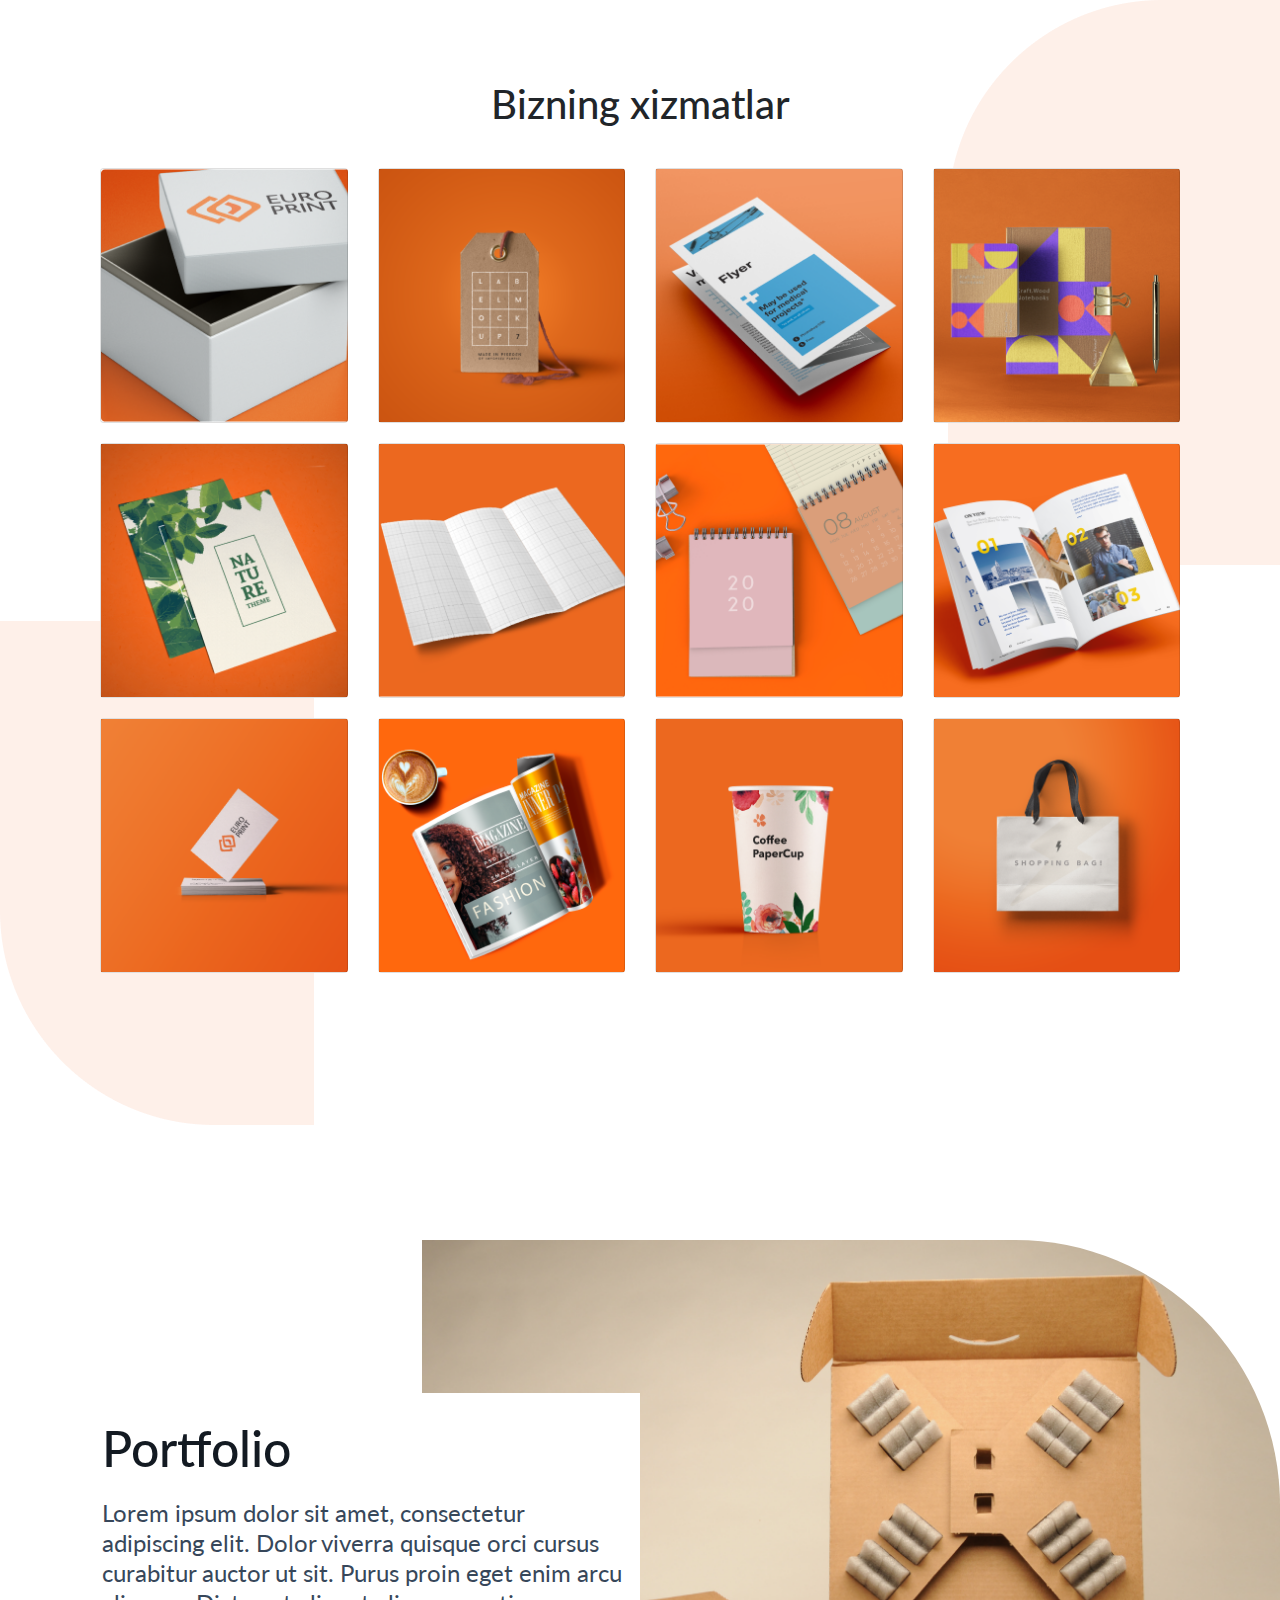
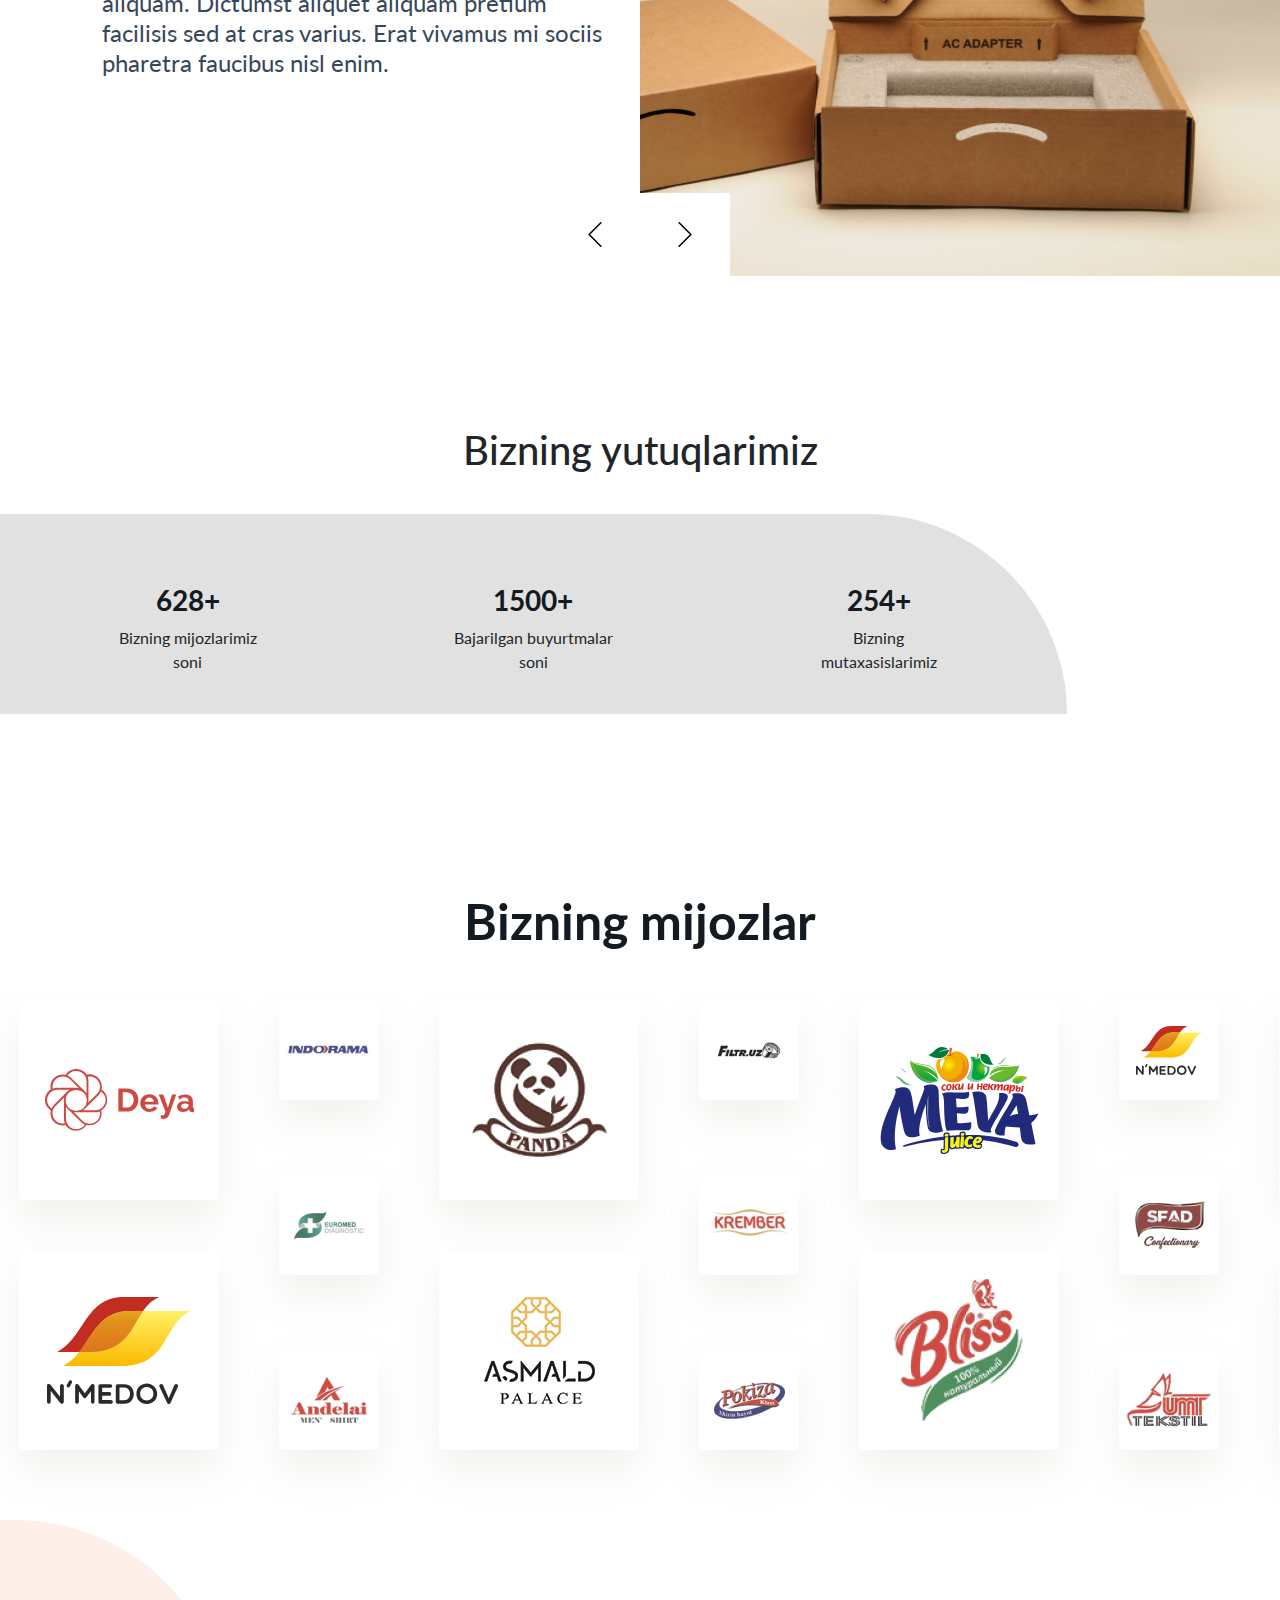
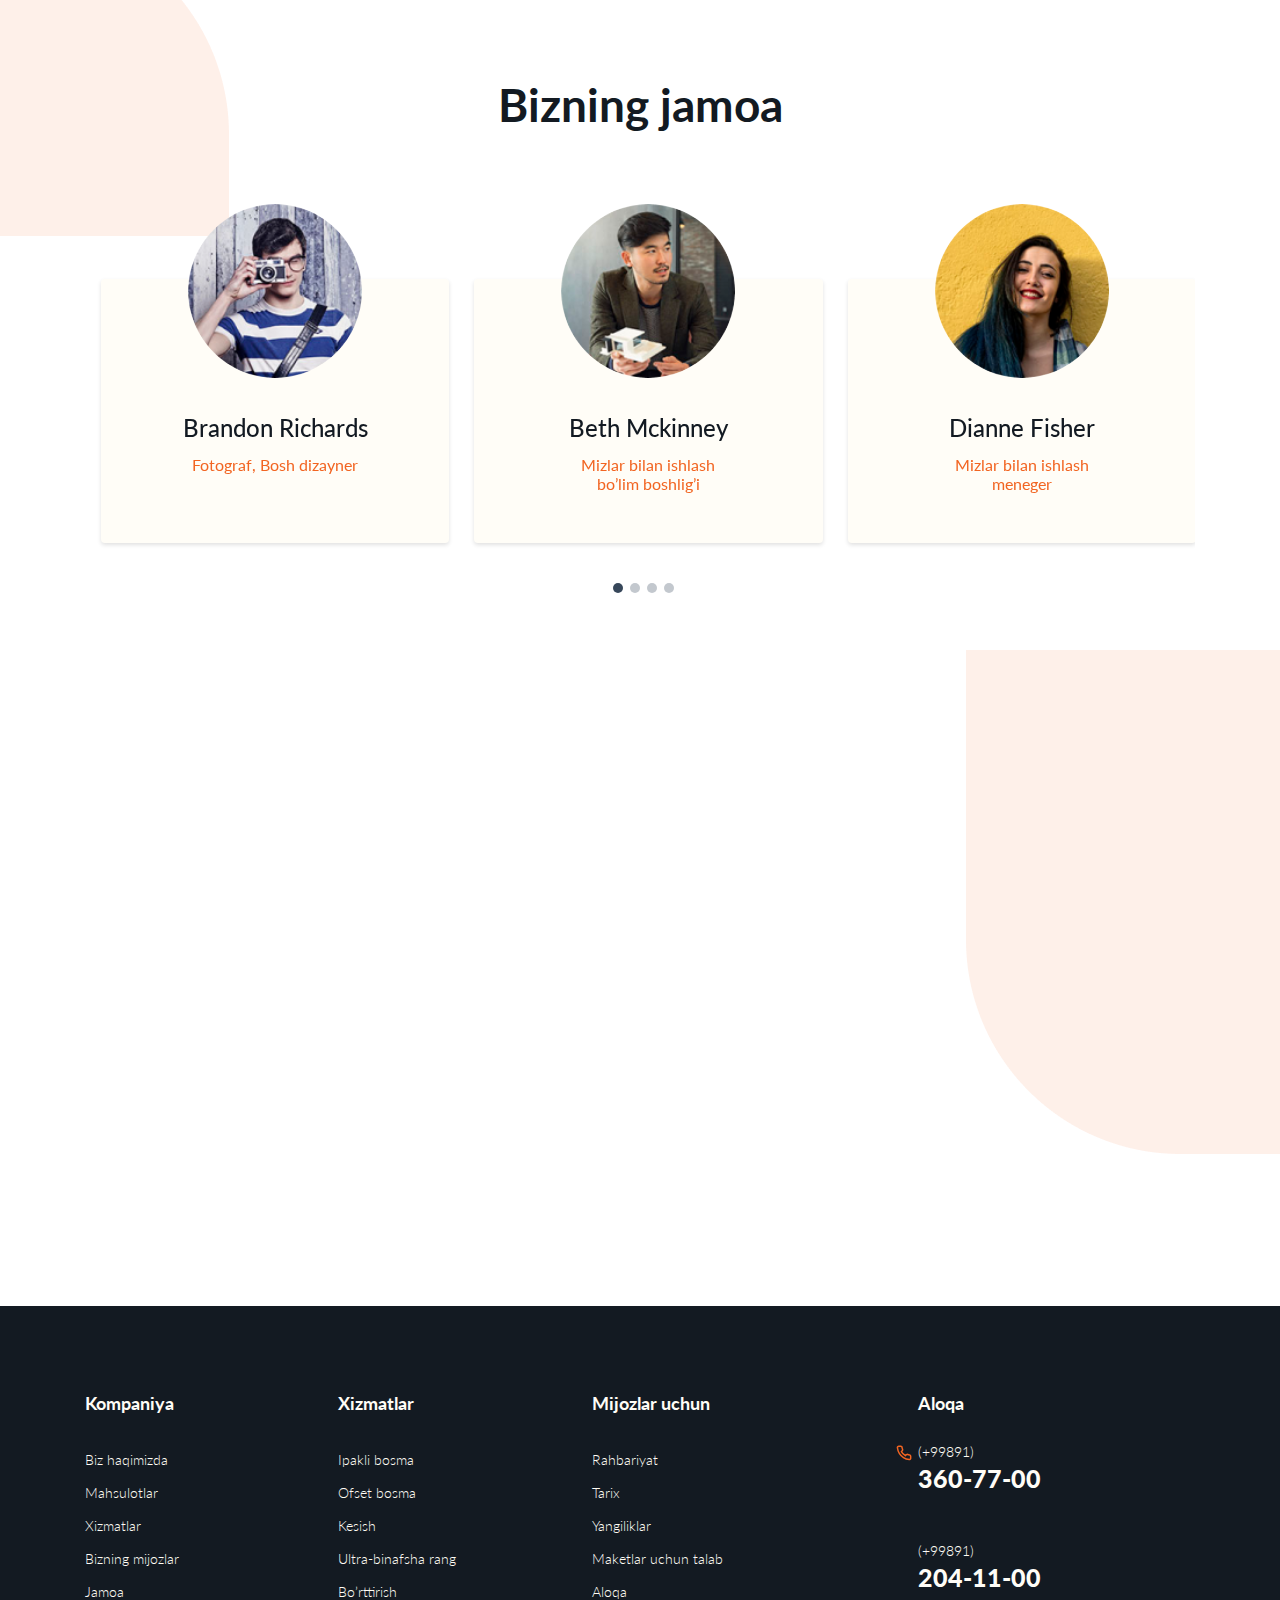
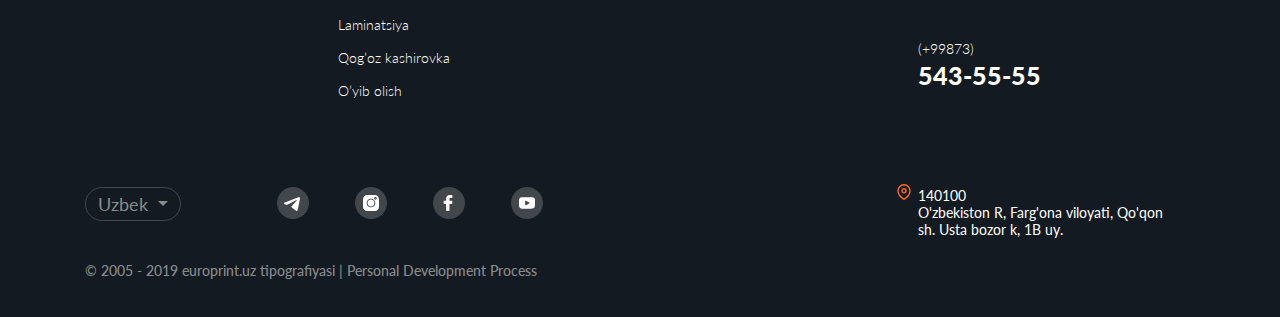
<file: Portfolio/index.html>
<!DOCTYPE html>
<html lang="en">
<head>
    <meta charset="UTF-8">
    <meta name="viewport" content="width=device-width, initial-scale=1.0">
    <link rel="stylesheet" href="css/bootstrap.min.css">
    <link rel="stylesheet" href="styles/index.css">
    <link rel="stylesheet" href="css/owl.carousel.css">
    <link rel="stylesheet" href="css/owl.theme.default.css">
    <link rel="preconnect" href="https://fonts.gstatic.com">
    <link href="https://fonts.googleapis.com/css2?family=Lato:wght@100;300;400&display=swap" rel="stylesheet">
    <title>17 dars</title>
</head>
<body>

    <section class="section-21">
        <section class="section-2">
            <div class="container">
                <h1>Bizning xizmatlar</h1>
                <div class="row">
                    <div class="col-lg-3 col-md-4 col-sm-6">
                        <div class="card">
                            <div class="box">
                                <p>Flaer</p>
                                <button class="btn bg-warning">Buyurtma berish</button>
                            </div>
                        </div>
                    </div>
                    <div class="col-lg-3 col-md-4 col-sm-6">
                        <div class="card card-2">
                            <div class="box">
                                <p>Flaer</p>
                                <button class="btn bg-warning">Buyurtma berish</button>
                            </div>
                        </div>
                    </div>
                    <div class="col-lg-3 col-md-4 col-sm-6">
                        <div class="card card-3">
                            <div class="box">
                                <p>Flaer</p>
                                <button class="btn bg-warning">Buyurtma berish</button>
                            </div>
                        </div>
                    </div>
                    <div class="col-lg-3 col-md-4 col-sm-6">
                        <div class="card card-4">
                            <div class="box">
                                <p>Flaer</p>
                                <button class="btn bg-warning">Buyurtma berish</button>
                            </div>
                        </div>
                    </div>
                    <div class="col-lg-3 col-md-4 col-sm-6">
                        <div class="card card-5">
                            <div class="box">
                                <p>Flaer</p>
                                <button class="btn bg-warning">Buyurtma berish</button>
                            </div>
                        </div>
                    </div>
                    <div class="col-lg-3 col-md-4 col-sm-6">
                        <div class="card card-6">
                            <div class="box">
                                <p>Flaer</p>
                                <button class="btn bg-warning">Buyurtma berish</button>
                            </div>
                        </div>
                    </div>
                    <div class="col-lg-3 col-md-4 col-sm-6">
                        <div class="card card-7">
                            <div class="box">
                                <p>Flaer</p>
                                <button class="btn bg-warning">Buyurtma berish</button>
                            </div>
                        </div>
                    </div>
                    <div class="col-lg-3 col-md-4 col-sm-6">
                        <div class="card card-8">
                            <div class="box">
                                <p>Flaer</p>
                                <button class="btn bg-warning">Buyurtma berish</button>
                            </div>
                        </div>
                    </div>
                    <div class="col-lg-3 col-md-4 col-sm-6">
                        <div class="card card-9">
                            <div class="box">
                                <p>Flaer</p>
                                <button class="btn bg-warning">Buyurtma berish</button>
                            </div>
                        </div>
                    </div>
                    <div class="col-lg-3 col-md-4 col-sm-6">
                        <div class="card card-10">
                            <div class="box">
                                <p>Flaer</p>
                                <button class="btn bg-warning">Buyurtma berish</button>
                            </div>
                        </div>
                    </div>
                    <div class="col-lg-3 col-md-4 col-sm-6">
                        <div class="card card-11">
                            <div class="box">
                                <p>Flaer</p>
                                <button class="btn bg-warning">Buyurtma berish</button>
                            </div>
                        </div>
                    </div>
                    <div class="col-lg-3 col-md-4 col-sm-6">
                        <div class="card card-12">
                            <div class="box">
                                <p>Flaer</p>
                                <button class="btn bg-warning">Buyurtma berish</button>
                            </div>
                        </div>
                    </div>
                </div>
            </div>
        </section>
    </section>
    <div class="section9">
        <div id="carouselExampleControls" class="carousel slide" data-ride="carousel">
            <div class="carousel-inner">
                <div class="carousel-item active">
                    <img src="img/icon/image 3.png" class="d-block" alt="">
                </div>
                <div class="carousel-item">
                    <img src="img/icon/image 3.png" class="d-block" alt="">
                </div>
                <div class="carousel-item">
                    <img src="img/icon/image 3.png" class="d-block" alt="">
                </div>
            </div>
            <a class="carousel-control-prev" href="#carouselExampleControls" role="button" data-slide="prev">
                <span class="carousel-control-prev-icon" aria-hidden="true"></span>
                <span class="sr-only">Previous</span>
            </a>
            <a class="carousel-control-next" href="#carouselExampleControls" role="button" data-slide="next">
                <span class="carousel-control-next-icon" aria-hidden="true"></span>
                <span class="sr-only">Next</span>
            </a>
        </div>
        <div class="padd">
            <div class="matn">
                <h3>Portfolio</h3>
                <p>Lorem ipsum dolor sit amet, consectetur adipiscing elit.
                    Dolor viverra quisque orci cursus curabitur auctor ut sit.
                    Purus proin eget enim arcu aliquam. Dictumst aliquet
                    aliquam pretium facilisis sed at cras varius. Erat vivamus
                    mi sociis pharetra faucibus nisl enim.</p>
            </div>
        </div>
    </div>
    <section class="section-4">
        <div class="container-fluid">
            <h1>Bizning yutuqlarimiz</h1>
            <div class="row">
    
    
                <div class="col-lg-10 d-flex">
                    <div class="col">
                        <h3>628+</h3>
                        <p>Bizning mijozlarimiz <br>
                            soni</p>
                    </div>
                    <div class="col">
                        <h3>1500+</h3>
                        <p>Bajarilgan buyurtmalar <br>
                            soni</p>
                    </div>
                    <div class="col">
                        <h3>254+</h3>
                        <p>Bizning <br>
                            mutaxasislarimiz</p>
                    </div>
                </div>
            </div>
        </div>
    </section>


    
    <div class="section5">
        <h2>Bizning mijozlar</h2>
        <div class="animate">
            <div class="row1 d-flex align-items-center">
                <div class="quti">
                    <div class="box"><img src="img/icon/anime/deya.svg" alt="deya"></div>
                    <div class="box"><img src="img/icon/anime/logo 2.svg" alt="logo"></div>
                </div>
                <div class="quti">
                    <div class="box2"><img src="img/icon/anime/download 5.png" alt="a"></div>
                    <div class="box2"><img src="img/icon/anime/download 4.png" alt="a"></div>
                    <div class="box2"><img src="img/icon/anime/download.png" alt="a"></div>
                </div>
                <div class="quti">
                    <div class="box"><img src="img/icon/anime/download 2.png" alt="panda"></div>
                    <div class="box"><img src="img/icon/anime/download 3.png" alt="panda"></div>
                </div>
                <div class="quti">
                    <div class="box2"><img src="img/icon/anime/download 10.png" alt="filter"></div>
                    <div class="box2"><img src="img/icon/anime/download 8.png" alt="filter"></div>
                    <div class="box2"><img src="img/icon/anime/download 6.png" alt="filter"></div>
                </div>
                <div class="quti">
                    <div class="box"><img src="img/icon/anime/meva-1508907394.svg" alt="meva"></div>
                    <div class="box"><img src="img/icon/anime/download 9.png" alt="meva"></div>
                </div>
                <div class="quti">
                    <div class="box2"><img src="img/icon/anime/logo 2.1.svg" alt="logo"></div>
                    <div class="box2"><img src="img/icon/anime/download 13.png" alt="logo"></div>
                    <div class="box2"><img src="img/icon/anime/download 12.png" alt="logo"></div>
                </div>
                <div class="quti">
                    <div class="box"><img src="img/icon/anime/deya.svg" alt="deya"></div>
                    <div class="box"><img src="img/icon/anime/logo 2.svg" alt="logo"></div>
                </div>
                <div class="quti">
                    <div class="box2"><img src="img/icon/anime/download 5.png" alt="a"></div>
                    <div class="box2"><img src="img/icon/anime/download 4.png" alt="a"></div>
                    <div class="box2"><img src="img/icon/anime/download.png" alt="a"></div>
                </div>
                <div class="quti">
                    <div class="box"><img src="img/icon/anime/download 2.png" alt="panda"></div>
                    <div class="box"><img src="img/icon/anime/download 3.png" alt="panda"></div>
                </div>
                <div class="quti">
                    <div class="box2"><img src="img/icon/anime/download 10.png" alt="filter"></div>
                    <div class="box2"><img src="img/icon/anime/download 8.png" alt="filter"></div>
                    <div class="box2"><img src="img/icon/anime/download 6.png" alt="filter"></div>
                </div>
                <div class="quti">
                    <div class="box"><img src="img/icon/anime/meva-1508907394.svg" alt="meva"></div>
                    <div class="box"><img src="img/icon/anime/download 9.png" alt="meva"></div>
                </div>
                <div class="quti">
                    <div class="box2"><img src="img/icon/anime/logo 2.1.svg" alt="logo"></div>
                    <div class="box2"><img src="img/icon/anime/download 13.png" alt="logo"></div>
                    <div class="box2"><img src="img/icon/anime/download 12.png" alt="logo"></div>
                </div>
                <div class="quti">
                    <div class="box"><img src="img/icon/anime/deya.svg" alt="deya"></div>
                    <div class="box"><img src="img/icon/anime/logo 2.svg" alt="logo"></div>
                </div>
                <div class="quti">
                    <div class="box2"><img src="img/icon/anime/download 5.png" alt="a"></div>
                    <div class="box2"><img src="img/icon/anime/download 4.png" alt="a"></div>
                    <div class="box2"><img src="img/icon/anime/download.png" alt="a"></div>
                </div>
                <div class="quti">
                    <div class="box"><img src="img/icon/anime/download 2.png" alt="panda"></div>
                    <div class="box"><img src="img/icon/anime/download 3.png" alt="panda"></div>
                </div>
                <div class="quti">
                    <div class="box2"><img src="img/icon/anime/download 10.png" alt="filter"></div>
                    <div class="box2"><img src="img/icon/anime/download 8.png" alt="filter"></div>
                    <div class="box2"><img src="img/icon/anime/download 6.png" alt="filter"></div>
                </div>
                <div class="quti">
                    <div class="box"><img src="img/icon/anime/meva-1508907394.svg" alt="meva"></div>
                    <div class="box"><img src="img/icon/anime/download 9.png" alt="meva"></div>
                </div>
                <div class="quti">
                    <div class="box2"><img src="img/icon/anime/logo 2.1.svg" alt="logo"></div>
                    <div class="box2"><img src="img/icon/anime/download 13.png" alt="logo"></div>
                    <div class="box2"><img src="img/icon/anime/download 12.png" alt="logo"></div>
                </div>
            </div>
            <!-- <div class="row1 row2 d-flex align-items-center justify-content-between">
                <div>
                    <div class="box"><img src="img/icon/anime/deya.svg" alt="deya"></div>
                    <div class="box"><img src="img/icon/anime/logo 2.svg" alt="logo"></div>
                </div>
                <div>
                    <div class="box2"><img src="img/icon/anime/download 5.png" alt="a"></div>
                    <div class="box2"><img src="img/icon/anime/download 4.png" alt="a"></div>
                    <div class="box2"><img src="img/icon/anime/download.png" alt="a"></div>
                </div>
                <div>
                    <div class="box"><img src="img/icon/anime/download 2.png" alt="panda"></div>
                    <div class="box"><img src="img/icon/anime/download 3.png" alt="panda"></div>
                </div>
                <div>
                    <div class="box2"><img src="img/icon/anime/download 10.png" alt="filter"></div>
                    <div class="box2"><img src="img/icon/anime/download 8.png" alt="filter"></div>
                    <div class="box2"><img src="img/icon/anime/download 6.png" alt="filter"></div>
                </div>
                <div>
                    <div class="box"><img src="img/icon/anime/meva-1508907394.svg" alt="meva"></div>
                    <div class="box"><img src="img/icon/anime/download 9.png" alt="meva"></div>
                </div>
                <div>
                    <div class="box2"><img src="img/icon/anime/logo 2.1.svg" alt="logo"></div>
                    <div class="box2"><img src="img/icon/anime/download 13.png" alt="logo"></div>
                    <div class="box2"><img src="img/icon/anime/download 12.png" alt="logo"></div>
                </div>
            </div> -->
        </div>
    </div>
    <div class="section6 text-center">
        <div class="container">
            <h2>Bizning jamoa</h2>
            <div class="owl-carousel owl-theme">
                <div class="item le">
                    <div class="co">
                        <div class="ichki bir">
                            <div>
                                <img src="img/Ellipse.png" alt="ellips">
                                <h4>Brandon Richards</h4>
                                <p>Fotograf, Bosh dizayner</p>
                            </div>
                        </div>
                    </div>
                </div>
                <div class="item">
                    <div class="co">
                        <div class="ichki">
                            <div>
                                <img src="img/Ellipse (1).png" alt="ellips">
                                <h4>Beth Mckinney</h4>
                                <p>Mizlar bilan ishlash <br>
                                    bo’lim boshlig’i</p>
                            </div>
                        </div>
                    </div>
                </div>
                <div class="item">
                    <div class="co">
                        <div class="ichki">
                            <div>
                                <img src="img/Ellipse (2).png" alt="ellips">
                                <h4>Dianne Fisher</h4>
                                <p>Mizlar bilan ishlash <br>
                                    meneger</p>
                            </div>
                        </div>
                    </div>
                </div>
                <div class="item">
                    <div class="co">
                        <div class="ichki bir">
                            <div>
                                <img src="img/Ellipse.png" alt="ellips">
                                <h4>Brandon Richards</h4>
                                <p>Fotograf, Bosh dizayner</p>
                            </div>
                        </div>
                    </div>
                </div>
                <div class="item">
                    <div class="co">
                        <div class="ichki">
                            <div>
                                <img src="img/Ellipse (1).png" alt="ellips">
                                <h4>Beth Mckinney</h4>
                                <p>Mizlar bilan ishlash <br>
                                    bo’lim boshlig’i</p>
                            </div>
                        </div>
                    </div>
                </div>
                <div class="item">
                    <div class="co">
                        <div class="ichki">
                            <div>
                                <img src="img/Ellipse (2).png" alt="ellips">
                                <h4>Dianne Fisher</h4>
                                <p>Mizlar bilan ishlash <br>
                                    meneger</p>
                            </div>
                        </div>
                    </div>
                </div>
                <div class="item">
                    <div class="co">
                        <div class="ichki bir">
                            <div>
                                <img src="img/Ellipse.png" alt="ellips">
                                <h4>Brandon Richards</h4>
                                <p>Fotograf, Bosh dizayner</p>
                            </div>
                        </div>
                    </div>
                </div>
                <div class="item">
                    <div class="co">
                        <div class="ichki">
                            <div>
                                <img src="img/Ellipse (1).png" alt="ellips">
                                <h4>Beth Mckinney</h4>
                                <p>Mizlar bilan ishlash <br>
                                    bo’lim boshlig’i</p>
                            </div>
                        </div>
                    </div>
                </div>
                <div class="item">
                    <div class="co">
                        <div class="ichki">
                            <div>
                                <img src="img/Ellipse (2).png" alt="ellips">
                                <h4>Dianne Fisher</h4>
                                <p>Mizlar bilan ishlash <br>
                                    meneger</p>
                            </div>
                        </div>
                    </div>
                </div>
                <div class="item">
                    <div class="co">
                        <div class="ichki bir">
                            <div>
                                <img src="img/Ellipse.png" alt="ellips">
                                <h4>Brandon Richards</h4>
                                <p>Fotograf, Bosh dizayner</p>
                            </div>
                        </div>
                    </div>
                </div>
                <div class="item">
                    <div class="co">
                        <div class="ichki">
                            <div>
                                <img src="img/Ellipse (1).png" alt="ellips">
                                <h4>Beth Mckinney</h4>
                                <p>Mizlar bilan ishlash <br>
                                    bo’lim boshlig’i</p>
                            </div>
                        </div>
                    </div>
                </div>
                <div class="item">
                    <div class="co">
                        <div class="ichki">
                            <div>
                                <img src="img/Ellipse (2).png" alt="ellips">
                                <h4>Dianne Fisher</h4>
                                <p>Mizlar bilan ishlash <br>
                                    meneger</p>
                            </div>
                        </div>
                    </div>
                </div>
            </div>
        </div>
    </div>
    <div class="section7">
        <div class="row">
            <div class="col-12">
                <div class="xarita">
                    <iframe src="https://www.google.com/maps/embed?pb=!1m18!1m12!1m3!1d2994.407107238828!2d69.28603041479613!3d41.365239005331965!2m3!1f0!2f0!3f0!3m2!1i1024!2i768!4f13.1!3m3!1m2!1s0x38aef34ab6ac68d1%3A0x1a6b2e5246e7c17e!2z0K7QvdGD0YHQsNCx0LDQtC0xMSwg0KLQsNGI0LrQtdC90YIgMTAwMDM3LCDQo9C30LHQtdC60LjRgdGC0LDQvQ!5e0!3m2!1sru!2s!4v1607926355890!5m2!1sru!2s"  frameborder="0" style="border:0;" allowfullscreen="" aria-hidden="false" tabindex="0"></iframe>
                </div>
            </div>
        </div>
    </div>
    <div class="section8">
        <div class="container">
            <div class="row row1">
                <div class="col-sm-8 col-12">
                    <div class="row">
                        <div class="col-sm-4 col-12">
                            <h3>Kompaniya</h3>
                            <ul class="nav flex-column">
                                <li class="nav-item">
                                    <a class="nav-link" aria-current="page" href="#">Biz haqimizda</a>
                                </li>
                                <li class="nav-item">
                                    <a class="nav-link" href="#">Mahsulotlar</a>
                                </li>
                                <li class="nav-item">
                                    <a class="nav-link" href="#">Xizmatlar</a>
                                </li>
                                <li class="nav-item">
                                    <a class="nav-link" href="#">Bizning mijozlar</a>
                                </li>
                                <li class="nav-item">
                                    <a class="nav-link" href="#">Jamoa</a>
                                </li>
                            </ul>
                        </div>
                        <div class="col-sm-4 col-12">
                            <h3>Xizmatlar</h3>
                            <ul class="nav flex-column">
                                <li class="nav-item">
                                    <a class="nav-link" aria-current="page" href="#">Ipakli bosma</a>
                                </li>
                                <li class="nav-item">
                                    <a class="nav-link" href="#">Ofset bosma</a>
                                </li>
                                <li class="nav-item">
                                    <a class="nav-link" href="#">Kesish</a>
                                </li>
                                <li class="nav-item">
                                    <a class="nav-link" href="#">Ultra-binafsha rang</a>
                                </li>
                                <li class="nav-item">
                                    <a class="nav-link" href="#">Bo’rttirish</a>
                                </li>
                                <li class="nav-item">
                                    <a class="nav-link" href="#">Laminatsiya</a>
                                </li>
                                <li class="nav-item">
                                    <a class="nav-link" href="#">Qog’oz kashirovka</a>
                                </li>
                                <li class="nav-item">
                                    <a class="nav-link" href="#">O’yib olish</a>
                                </li>
                            </ul>
                        </div>
                        <div class="col-sm-4 col-12">
                            <h3>Mijozlar uchun</h3>
                            <ul class="nav flex-column">
                                <li class="nav-item">
                                    <a class="nav-link" aria-current="page" href="#">Rahbariyat</a>
                                </li>
                                <li class="nav-item">
                                    <a class="nav-link" href="#">Tarix</a>
                                </li>
                                <li class="nav-item">
                                    <a class="nav-link" href="#">Yangiliklar</a>
                                </li>
                                <li class="nav-item">
                                    <a class="nav-link" href="#">Maketlar uchun talab</a>
                                </li>
                                <li class="nav-item">
                                    <a class="nav-link" href="#">Aloqa</a>
                                </li>
                            </ul>
                        </div>
                    </div>
                </div>
                <div class="col-sm-4 col-12 d-flex justify-content-end">
                    <div class="col-sm-10 col-12">
                        <h3>Aloqa</h3>
                        <div>
                            <img src="img/icon/call.svg" alt="call">
                            <p>(+99891)
                            </p>
                            <span>360-77-00</span> <br>
                            <p>(+99891)
                            </p>
                            <span>204-11-00</span> <br>
                            <p>(+99873)
                            </p>
                            <span>543-55-55</span> <br>
                        </div>
                    </div>
                </div>
            </div>
            <div class="row row2">
                <div class="col-8 d-flex">
                    <div class="dropdown">
                        <button class="btn btn-secondary dropdown-toggle" type="button" id="dropdownMenuButton" data-toggle="dropdown" aria-haspopup="true" aria-expanded="false">
                            Uzbek
                        </button>
                        <div class="dropdown-menu drop-width" aria-labelledby="dropdownMenuButton">
                            <a class="dropdown-item" href="#">O'zbekcha</a>
                            <a class="dropdown-item" href="#">Русский</a>
                        </div>
                    </div>
                    <div class="row">
                        <div class="col-3">
                            <div>
                                <a href="#" class="span1"><img src="img/icon/Vector (7).svg" alt="img" class="ico"></a>
                            </div>
                        </div>
                        <div class="col-3">
                            <div>
                                <a href="#" class="span1"><img src="img/icon/003-instagram.svg" alt="insta"></a>
                            </div>
                        </div>
                        <div class="col-3">
                            <div>
                                <a href="#" class="span1"><img src="img/icon/Vector (8).svg" alt="facebook" class="ico"></a>
                            </div>
                        </div>
                        <div class="col-3">
                            <div>
                                <a href="#" class="span1"><img src="img/icon/004-youtube.svg" alt="youtube"></a>
                            </div>
                        </div>
                    </div>
                </div>
                <div class="col-sm-4 col-12">
                    <div class="col-10 offset-2">
                        <div class="rela">
                            <img src="img/icon/map-pin.svg" alt="rasm">
                            <p><span>140100</span> O'zbekiston R,  Farg'ona viloyati, Qo'qon sh. Usta bozor k, 1B uy.</p>
                        </div>
                    </div>
                </div>
            </div>
            <h6>© 2005 - 2019  europrint.uz tipografiyasi   |  Personal Development Process</h6>
        </div>
    </div>
    


</body>
<script src="js/jquery-3.3.1.slim.min.js"></script>
<script src="js/popper.min.js"></script>
<script src="js/bootstrap.min.js"></script>
<script src="js/owl.carousel.js"></script>
<script src="js/owl.carousel.min.js"></script>
<script>
    $('.owl-carousel').owlCarousel({
        loop:true,
        margin:10,
        nav:true,
        responsive:{
            0:{
                items:1
            },
            500:{
                items:2
            },
            700:{
                items:3
            },
            1000:{
                items:3
            }
        }
    })
</script>
</html>
</file>
<file: css/index.css>
* {
  padding: 0;
  margin: 0;
  box-sizing: border-box;
}
.mybodyww{
  width: 100% !important;
  height: auto;
  background-color: #282C34 !important;
}
.nav1{
  background-color: #282C34 !important;
}
.button {
  color: white !important;
  font-weight: 500;
}
.matn {
  color: white !important;
}
.mylink{
  color: white !important;
}
.mobilinput{
  display: none !important;
}

.h5 {
  color: white !important;
}

.mysection{
  width: 100%;
  height: 60vh;
  
  background-image: url(../../img/laptop.jpg);
  background-size: cover;
  background-repeat: no-repeat;
  background-position: center;
  background-attachment: fixed;
}
.mysectionnew{
  width: 100%;
  height: 60vh;
  background-clip: content-box;
  background-image: url(../../img/hamkorimg.jfif);
  background-size: cover;
  background-repeat: no-repeat;
  background-position: center;
  background-attachment: fixed;
}
.mysectionnew1{
  width: 100%;
  height: 60vh;
  background-clip: content-box;
  background-image: url(../img/hamkorimg.jfif);
  background-size: cover;
  background-repeat: no-repeat;
  background-position: center;
  background-attachment: fixed;
}
.mydiv {
  width: 100%;
  height: 100%;
  
  background-color: rgba(8, 5, 5, 0.6);
}
.service {
  width: 100%;
  height: auto;
}
.row2 hr {
  width: 60px;
  background-color: blue;
  color: blue;
  height: 3px;
}
.row2 .tablisa img {
  width: 100%;
  height: auto;
}
.row2 ul li a {
  color: black;
  text-decoration: none;
  font-weight: 600;
  transition: all 0.4s;
}
.row2 ul li a:hover{
  color: blue;
}
.row2 .mycard {
  border: none;
  box-shadow: 0 0 10px #cccccc;
}
.foliyat{
  font-size: 14px;
}
.decoration{
  text-decoration: none;
}
header {
  background-color: #0f2765;
  color: white;
}
header .col-sm-6 p i {
  margin-right: 12px;
  transition: 0.3s;
}
header .col-sm-6 p i:hover {
  font-size: 20px;
}
header .col-sm-6 p a {
  color: white !important;
}
ul li .nav-link {
  font-size: 14px;
  color: black;
  font-weight: 500;
  line-height: 2;
  padding-bottom: 9px;
}
ul li .nav-link:hover{
  color: blue !important;
}
nav {
  box-shadow: 0 3px 12px 2px rgba(8, 5, 5, 0.3);
}
.collapse {
  display: flex;
  justify-content: space-between !important;
}
nav .checkbox input{
 cursor: pointer;
}
.nav-item {
  margin-left: 20px;
}
.dropdown button {
  font-size: 14px;
  background-color: transparent;
  padding-left: 0 !important;
  border: 0px !important;
  -webkit-box-shadow: none !important;
}
.dropdown button:hover{
  color: blue !important;
}
.dropdown .dropdown-item {
  font-size: 14px;
}
.carousel-item img {
  width: 100%;
  height: 500px;
}
.carousel-caption {
  top: 0;
  left: 0 !important;
  padding: 20px;
  box-sizing: border-box;
  display: flex;
  justify-content: center;
  align-items: center;
}

.carousel-caption .col-lg-8 {
  padding: 50px;
  box-sizing: border-box;
  background-color: rgba(8, 5, 5, 0.3);
  backdrop-filter: blur(2px);
  border-radius: 15px;
}

.carousel-caption h2,
p {
  text-align: left !important;
}
.col-lg-3 {
  padding: 30px 0;
}
.col-lg-2 p i {
  margin-left: 13px;
  cursor: pointer;
  transition: all 0.6s;
}
.col-lg-2 p i:hover {
  color: red;
}
.section-2 .row img {
  margin-bottom: 20px;
}
.section-2 .container .row p {
  font-size: 14px;
  font-family: sans-serif;
  line-height: 2;
}
.section-2 .container .row-1 .card {
  display: flex;
  justify-content: center;
  align-items: center;
  padding: 30px 0;
  box-sizing: border-box;
  cursor: pointer;
  border: none;
  box-shadow: 0 0 10px #cccccc;
  margin-bottom: 30px;
  transition: 0.5s linear;
}
.section-2 .container .row-1 .card:hover {
  transform: translateY(-10px);
}
.section-2 .container .row .card h5 {
  text-align: center;
  margin-top: 10px;
}
.carousel-item img {
  animation-name: animation-img;
  animation-duration: 20s;
}
.slide .otkazish .container .row-2 .card {
  border: none;
  background-color: transparent;
}
.hover .past{
  opacity: 0;
  transition: linear 0.5s;
}
.hover:hover .past {
  opacity: 1;
}

.row-2 .card {
  border: none;
  background-color: transparent;
}
.container .row-2 .card P {
  font-size: 18px;
  font-weight: 600;
}
.container .row-2 {
  margin-top: 70px;
  margin-bottom: 70px;
}
.container .row-2 .card-2 {
  border: 6px solid blue;
  border-radius: 3px;
  margin-top: 20px;
}
.container .row-3 {
  padding-top: 70px !important;
}
.container .row-3 P {
  color: #b3b4b7;
}
.container .row-3 .input-group .input-group-text {
  cursor: pointer !important;
  background-color: blue !important;
  border: none !important;
  color: white !important;
  transition: linear 0.4s;
}
.container .row-3 .input-group .input-group-text:hover {
  color: red !important;
}
.container .row-3 .input-group input {
  background-color: #1a2134 !important;
  color: white !important;
}
.container .row-3 .input-group input::placeholder {
  color: #b3b4b7 !important;
}
.container .row-3 .input-group input:focus {
  border: 0 !important;
  outline: none;
  -moz-box-shadow: none;
  -webkit-box-shadow: none;
}
.icon {
  background-color: royalblue;
  width: 80px;
  display: flex;
  justify-content: center;
  align-items: center;
  padding: 20px;
  border-radius: 50%;
  color: white;
}

footer {
  background-color: #00081d;
  color: white;
}
footer h5 {
  margin-bottom: 29px;
}
footer .row-3 ul,
li {
  padding: 0;
  margin-left: 0;
  list-style-type: none;
  line-height: 2.5;
}
footer .row-3 iframe {
  border-radius: 20px;
}
footer .row-3 ul li a {
  text-decoration: none;
  color: #b3b4b7;
  transition: linear 0.4s;
}
footer .row-3 ul li a:hover {
  color: blue;
}
footer .row-3 ul li a i {
  margin-right: 12px;
}
footer .row-4{
  display: none !important;
}
footer .col-sm-6 p i {
  margin-right: 12px;
  transition: 0.3s;
}
footer .col-sm-6 p i:hover {
  font-size: 20px;
}
footer .col-sm-6 p a {
  color: white !important;
}

@media only screen and (max-width: 300px) {
  body {
    background-color: goldenrod !important;
  }
  .mysection{
    width: 100%;
    height: auto;
  }
  .service img {
    width: 100%;
  }
  .mobilinput{
    display: block !important;
  }
  header {
    display: none !important;
  }
  header .col-lg-3 {
    padding: 0 !important;
  }
  header .col-sm-6 p {
    text-align: center !important;
  }
  header .col-sm-6 p i {
    margin-right: 12px;
  }
  header .row {
    padding-top: 20px;
  }
  .images{
    width: 120px !important;
    height: 50px;
  }
  .carousel-caption .col-lg-8 h2{
    font-size: 16px !important;
  }
  .carousel-caption .col-lg-8 p{
    font-size: 12px !important;
  }
  .carousel-caption .col-lg-8 {
    padding: 10px !important;
    box-sizing: border-box;
   
  }
  /* .carousel-caption {
    display: flex !important;
    justify-content: space-between !important;
    align-items: center !important;
  } */
  nav form .myinput {
    display: none;
  }
  .row-2 p {
    font-size: 16px !important;
  }
  .row-2 h3 {
    text-align: center !important;
  }
  .row-2 .card p {
    text-align: center !important;
  }

  footer .container .row-3 p {
    text-align: justify !important;
    padding: 14px;
    box-sizing: border-box;
  }
  footer .container .row-3 h5 {
    text-align: center !important;
  }
  footer .container .row-3 ul {
    padding-left: 20px;
    box-sizing: border-box;
  }
  footer .container .row-3 iframe {
    width: 100%;
  }
  footer .container .row-3 .iframe {
    padding: 20px;
    box-sizing: border-box;
  }
  footer .row-4{
    display: block !important;
    display: flex !important;
    justify-content: center !important;
  }
  footer .row-4 .col-sm-6 p {
    display: flex !important;
    justify-content: center !important;
  }
  footer .row-4 .col-lg-6 p i {
    margin-right: 30px !important;
  }
}
@media only screen and (max-width: 400px) {
  body {
    background-color: goldenrod !important;
  }
  .mysection{
    width: 100%;
    height: auto;
  }
  .service img {
    width: 100%;
  }
  .mobilinput{
    display: block !important;
  }
  header {
    display: none !important;
  }
  header .col-lg-3 {
    padding: 0 !important;
  }
  header .col-sm-6 p {
    text-align: center !important;
  }
  header .col-sm-6 p i {
    margin-right: 12px;
  }
  header .row {
    padding-top: 20px;
  }
  .images{
    width: 180px;
    height: 60px;
  }
  /* .carousel-caption {
    display: flex !important;
    justify-content: space-between !important;
    align-items: center !important;
  } */
  nav form .myinput {
    display: none;
  }
  .row-2 p {
    font-size: 16px !important;
  }
  .row-2 h3 {
    text-align: center !important;
  }
  .row-2 .card p {
    text-align: center !important;
  }

  footer .container .row-3 p {
    text-align: justify !important;
    padding: 14px;
    box-sizing: border-box;
  }
  footer .container .row-3 h5 {
    text-align: center !important;
  }
  footer .container .row-3 ul {
    padding-left: 20px;
    box-sizing: border-box;
  }
  footer .container .row-3 iframe {
    width: 100%;
  }
  footer .container .row-3 .iframe {
    padding: 20px;
    box-sizing: border-box;
  }
  footer .row-4{
    display: block !important;
    display: flex !important;
    justify-content: center !important;
  }
  footer .row-4 .col-sm-6 p {
    display: flex !important;
    justify-content: center !important;
  }
  footer .row-4 .col-lg-6 p i {
    margin-right: 30px !important;
  }
}
@media only screen and (max-width: 600px) {
  body {
    background-color: lightblue;
  }
  .mysection{
    width: 100%;
    height: auto;
  }
  .service img {
    width: 100%;
  }
  .mobilinput{
    display: block !important;
  }
  header {
    display: none !important;
  }
  header .col-lg-3 {
    padding: 0 !important;
  }
  header .col-sm-6 p {
    text-align: center !important;
  }
  header .col-sm-6 p i {
    margin-right: 12px;
  }
  header .row {
    padding-top: 20px;
  }
  /* .carousel-caption {
    display: flex !important;
    justify-content: space-between !important;
    align-items: center !important;
  } */
  nav form .myinput {
    display: none;
  }
  .row-2 p {
    font-size: 16px !important;
  }
  .row-2 h3 {
    text-align: center !important;
  }
  .row-2 .card p {
    text-align: center !important;
  }

  footer .container .row-3 p {
    text-align: justify !important;
    padding: 14px;
    box-sizing: border-box;
  }
  footer .container .row-3 h5 {
    text-align: center !important;
  }
  footer .container .row-3 ul {
    padding-left: 20px;
    box-sizing: border-box;
  }
  footer .container .row-3 iframe {
    width: 100%;
  }
  footer .container .row-3 .iframe {
    padding: 20px;
    box-sizing: border-box;
  }
  footer .row-4{
    display: block !important;
    display: flex !important;
    justify-content: center !important;
  }
  footer .row-4 .col-sm-6 p {
    display: flex !important;
    justify-content: center !important;
  }
  footer .row-4 .col-lg-6 p i {
    margin-right: 30px !important;
  }
}
@media only screen and (max-width: 770px) {
  body {
    background-color: lightblue;
  }
  .mobilinput{
    display: block !important;
  }
  nav form .myinput {
    display: none;
  }
  header {
    display: none !important;
  }
  header .col-lg-3 {
    padding: 0 !important;
  }
  header .col-sm-6 p {
    text-align: center !important;
  }
  header .col-sm-6 p i {
    margin-right: 12px;
  }
  header .row {
    padding-top: 20px;
  }
  /* .carousel-caption {
    display: flex !important;
    justify-content: space-between !important;
    align-items: center !important;
  } */
  .row-2 p {
    font-size: 16px !important;
  }
  .row-2 h3 {
    text-align: center !important;
  }
  .row-2 .card p {
    text-align: center !important;
  }
  .my-col6{
    margin-top: 40px;
  }
  footer .col-lg-4 {
    
  }
  footer .container .row-3 p {
    text-align: justify !important;
    padding: 14px;
    box-sizing: border-box;
  }
  footer .container .row-3 h5 {
    text-align: center !important;
  }
  footer .container .row-3 ul {
    padding-left: 20px;
    box-sizing: border-box;
  }
  footer .container .row-3 iframe {
    width: 100%;
  }
  footer .container .row-3 .iframe {
    padding: 20px;
    box-sizing: border-box;
  }
  footer .row-4{
    display: block !important;
    display: flex !important;
    justify-content: center !important;
  }
 
  footer .row-4 .col-lg-6 p i {
    margin-right: 20px;
  }

}
@media only screen and (max-width: 900px) {
 
  .mobilinput{
    display: block !important;
  }
  nav form .myinput {
    display: none;
  }
  header .col-lg-3 {
    padding: 0 !important;
  }
  header .col-sm-6 p {
    text-align: center !important;
  }
  header .col-sm-6 p i {
    margin-right: 12px;
  }
  header .row {
    padding-top: 20px;
  }
  /* .carousel-caption {
    display: flex !important;
    justify-content: space-between !important;
    align-items: center !important;
  } */
  .row-2 p {
    font-size: 16px !important;
  }
  .row-2 h3 {
    text-align: center !important;
  }
  .row-2 .card p {
    text-align: center !important;
  }
  .my-col6{
    margin-top: 40px;
  }
  
  footer .container .row-3 p {
    text-align: justify !important;
    padding: 14px;
    box-sizing: border-box;
  }
  footer .container .row-3 h5 {
    text-align: center !important;
  }
  footer .container .row-3 ul {
    padding-left: 20px;
    box-sizing: border-box;
  }
  footer .container .row-3 iframe {
    width: 100%;
  }
  footer .container .row-3 .iframe {
    padding: 20px;
    box-sizing: border-box;
  }
}


@keyframes animation-img {
  0% {
    transform: scale(1);
  }

  100% {
    transform: scale(1.2);
  }
}
</file>
<file: css/toast.css>
.jq-toast-wrap, .jq-toast-wrap * {
    margin: 0;
    padding: 0
}

.jq-toast-wrap {
    display: block;
    position: fixed;
    width: 250px;
    pointer-events: none !important;
    letter-spacing: normal;
    z-index: 9000 !important
}

.jq-toast-wrap.bottom-left {
    bottom: 20px;
    left: 20px
}

.jq-toast-wrap.bottom-right {
    bottom: 20px;
    right: 40px
}

.jq-toast-wrap.top-left {
    top: 20px;
    left: 20px
}

.jq-toast-wrap.top-right {
    top: 20px;
    right: 40px
}

.jq-toast-single {
    display: block;
    width: 100%;
    padding: 10px;
    margin: 0 0 5px;
    border-radius: 4px;
    font-size: 12px;
    font-family: arial, sans-serif;
    line-height: 17px;
    position: relative;
    pointer-events: all !important;
    background-color: #444;
    color: #fff
}

.jq-toast-single h2 {
    font-family: arial, sans-serif;
    font-size: 14px;
    margin: 0 0 7px;
    background: 0 0;
    color: inherit;
    line-height: inherit;
    letter-spacing: normal
}

.jq-toast-single a {
    color: #eee;
    text-decoration: none;
    font-weight: 700;
    border-bottom: 1px solid #fff;
    padding-bottom: 3px;
    font-size: 12px
}

.jq-toast-single ul {
    margin: 0 0 0 15px;
    background: 0 0;
    padding: 0
}

.jq-toast-single ul li {
    list-style-type: disc !important;
    line-height: 17px;
    background: 0 0;
    margin: 0;
    padding: 0;
    letter-spacing: normal
}

.close-jq-toast-single {
    position: absolute;
    top: 3px;
    right: 7px;
    font-size: 14px;
    cursor: pointer
}

.jq-toast-loader {
    display: block;
    position: absolute;
    top: -2px;
    height: 5px;
    width: 0;
    left: 0;
    border-radius: 5px;
    background: red
}

.jq-toast-loaded {
    width: 100%
}

.jq-has-icon {
    padding: 10px 10px 10px 50px;
    background-repeat: no-repeat;
    background-position: 10px
}

.jq-icon-info {
    background-image: url([data-uri]);
    background-color: #31708f;
    color: #d9edf7;
    border-color: #bce8f1
}

.jq-icon-warning {
    background-image: url([data-uri]);
    background-color: #8a6d3b;
    color: #fcf8e3;
    border-color: #faebcc
}

.jq-icon-error {
    background-image: url([data-uri]);
    background-color: #a94442;
    color: #f2dede;
    border-color: #ebccd1
}

.jq-icon-success {
    background-image: url([data-uri]);
    color: #dff0d8;
    background-color: #3c763d;
    border-color: #d6e9c6
}
</file>
<file: pdp-Project 17/styles/index.css>
.overload {
  position: fixed;
  top: 0;
  left: 0;
  width: 100%;
  height: 100%;
  transform-origin: 50% 0;
  transform-style: preserve-3d;
  background-color: orangered;
  z-index: 10000;
}
.overload span {
  display: block;
  border-top: 10px solid transparent;
  border-right: 10px solid transparent;
  border-bottom: 10px solid;
  border-left: 10px solid;
  border-radius: 50%;
  position: absolute;
  top: 50%;
  left: 50%;
  transform: translate(-50%, -50%);
  animation: 2s infinite;
}
.overload span:nth-child(1) {
  width: 50px;
  height: 50px;
  border-bottom-color: black;
  border-left-color: black;
  animation-name: rotate1;
}
.overload span:nth-child(2) {
  width: 100px;
  height: 100px;
  border-bottom-color: blue;
  border-left-color: blue;
  animation-name: rotate2;
}
.overload span:nth-child(3) {
  width: 150px;
  height: 150px;
  border-bottom-color: darkred;
  border-left-color: darkred;
  animation-name: rotate3;
}
.overload span:nth-child(4) {
  width: 200px;
  height: 200px;
  border-bottom-color: forestgreen;
  border-left-color: forestgreen;
  animation-name: rotate4;
}

.loaded {
  animation: 1.2s fadeOut linear 1;
  animation-fill-mode: both;
}

@keyframes fadeOut {
  0% {
    transform: perspective(800px) rotateX(0);
    opacity: 1;
  }
  100% {
    transform: perspective(800px) rotateX(-90deg);
    opacity: 0;
    visibility: hidden;
  }
}
@keyframes rotate1 {
  0% {
    transform: translate(-50%, -50%) rotate(0deg);
  }
  100% {
    transform: translate(-50%, -50%) rotate(1440deg);
  }
}
@keyframes rotate2 {
  0% {
    transform: translate(-50%, -50%) rotate(0deg);
  }
  100% {
    transform: translate(-50%, -50%) rotate(1080deg);
  }
}
@keyframes rotate3 {
  0% {
    transform: translate(-50%, -50%) rotate(0deg);
  }
  100% {
    transform: translate(-50%, -50%) rotate(720deg);
  }
}
@keyframes rotate4 {
  0% {
    transform: translate(-50%, -50%) rotate(0deg);
  }
  100% {
    transform: translate(-50%, -50%) rotate(360deg);
  }
}
@font-face {
  font-family: Lato;
  src: url(../fonts/Lato-Black.ttf);
  font-weight: 900;
}
@font-face {
  font-family: Lato;
  src: url(../fonts/Lato-Bold.ttf);
  font-weight: 700;
}
@font-face {
  font-family: Lato;
  src: url(../fonts/Lato-Light.ttf);
  font-weight: 300;
}
@font-face {
  font-family: Lato;
  src: url(../fonts/Lato-Regular.ttf);
  font-weight: 400;
}
.icon {
  -webkit-mask-size: cover;
  mask-size: cover;
  display: inline-block;
  -webkit-mask-repeat: no-repeat;
  mask-repeat: no-repeat;
}

.loading {
  height: 100vh !important;
  overflow: hidden;
}

body {
  padding: 0 !important;
  margin: 0 !important;
}
body *, body :after, body :before {
  transition: 0.5s;
  font-family: Lato, sans-serif;
}
body header {
  background: url(../images/header/bg-header.svg) top right no-repeat;
}
body header nav.nav-active {
  background-color: white !important;
  box-shadow: 0 0 8px #131A22;
}
body header nav .navbar-toggler {
  border: none !important;
  outline: none !important;
  padding: 0 !important;
  box-shadow: none !important;
}
body header nav .navbar-toggler .navbar-toggle-icon {
  display: block;
  width: 50px;
  height: 4px;
  border-radius: 10px;
  background-color: #F26522;
  margin: 8px 5px;
  transform-origin: 20px 2px;
}
body header nav .navbar-toggler[aria-expanded=true] .navbar-toggle-icon:nth-child(1) {
  animation: toggle1 1.2s 1 both;
}
body header nav .navbar-toggler[aria-expanded=true] .navbar-toggle-icon:nth-child(2) {
  animation: toggle2 1.2s 1 both;
}
body header nav .navbar-toggler[aria-expanded=true] .navbar-toggle-icon:nth-child(3) {
  animation: toggle3 1.2s 1 both;
}
body header nav .navbar-toggler[aria-expanded=false] .navbar-toggle-icon:nth-child(1) {
  animation: toggle1r 1.2s 1 both;
}
body header nav .navbar-toggler[aria-expanded=false] .navbar-toggle-icon:nth-child(2) {
  animation: toggle2r 1.2s 1 both;
}
body header nav .navbar-toggler[aria-expanded=false] .navbar-toggle-icon:nth-child(3) {
  animation: toggle3r 1.2s 1 both;
}
body header nav .navbar-brand {
  margin: 0;
}
body header nav .collapse .navbar-nav .nav-item {
  margin-right: 45px;
}
body header nav .collapse .navbar-nav .nav-item:last-child {
  margin-right: 0;
}
body header nav .collapse .navbar-nav .nav-item .nav-link {
  font-style: normal;
  font-weight: normal;
  font-size: 16px;
  line-height: 19px;
  padding: 0;
  position: relative;
  transition: 0.5s !important;
}
@media (max-width: 991.9px) {
  body header nav .collapse .navbar-nav .nav-item .nav-link {
    font-size: 20px !important;
    line-height: 24px !important;
  }
}
body header nav .collapse .navbar-nav .nav-item .nav-link.active {
  transform: scale(1.1) !important;
  color: black !important;
}
body header nav .collapse .navbar-nav .nav-item .nav-link:before {
  content: "";
  height: 1px;
  width: 0;
  background-color: #F26522;
  display: block;
  position: absolute;
  bottom: 0;
  left: 0;
  transform: translateY(15px);
}
body header nav .collapse .navbar-nav .nav-item .nav-link:hover:before {
  width: 100%;
}
body header nav .collapse .navbar-nav .nav-item.dropdown .nav-link {
  padding: 5px 12px !important;
  border: 1px solid #131A22 !important;
  border-radius: 100px !important;
  display: flex;
  align-items: center;
}
body header nav .collapse .navbar-nav .nav-item.dropdown .nav-link:before {
  display: none;
}
body header nav .collapse .navbar-nav .nav-item.dropdown .nav-link:after {
  display: block;
  width: 16px;
  height: 16px;
  background: url("../images/header/chevron-down.svg") center;
  background-size: cover;
  border: none;
}
body header .container .row {
  padding-top: 150px;
}
body header .container .row .col-lg-7 {
  padding-top: 100px;
}
body header .container .row .col-lg-7 h1 {
  font-weight: 300;
  font-size: 44px;
  line-height: 53px;
  color: #131A22;
}
body header .container .row .col-lg-7 h1 b {
  font-weight: 900;
}
body header .container .row .col-lg-7 button {
  background-color: #F26522;
  color: white;
  border-radius: 100px;
  font-style: normal;
  font-weight: normal;
  font-size: 20px;
  line-height: 24px;
  padding: 11px 24px;
  display: flex;
  align-items: center;
  border: 1px #F26522 solid;
  width: fit-content;
}
body header .container .row .col-lg-7 button:hover {
  background-color: transparent;
  color: #131A22;
}
body header .container .row .col-lg-7 button:hover .icon-right {
  background-color: #131A22;
}
body header .container .row .col-lg-7 button .icon-right {
  -webkit-mask-image: url(../images/header/arrow-right.svg);
  mask-image: url(../images/header/arrow-right.svg);
  width: 24px;
  height: 24px;
  background-color: white;
}
body header .container .row .col-lg-7 .d-md-flex {
  align-items: start;
  margin-top: 120px;
}
body header .container .row .col-lg-7 .d-md-flex .tel-link {
  text-decoration: none !important;
}
body header .container .row .col-lg-7 .d-md-flex .tel-link:first-child {
  margin-right: 35px;
}
body header .container .row .col-lg-7 .d-md-flex .tel-link img {
  margin-right: 10px;
}
body header .container .row .col-lg-7 .d-md-flex .tel-link .number-phone p {
  color: #131A22 !important;
  margin-bottom: 5px !important;
  font-style: normal;
  font-weight: normal;
  font-size: 13px;
  line-height: 16px;
}
body header .container .row .col-lg-7 .d-md-flex .tel-link .number-phone h2 {
  color: #131A22 !important;
  font-style: normal;
  font-weight: 900;
  font-size: 32px;
  line-height: 38px;
}
body header .container .row .col-lg-5 .carousel {
  position: relative !important;
}
body header .container .row .col-lg-5 .carousel .carousel-indicators {
  position: absolute !important;
  left: auto !important;
  right: 5%;
  bottom: 20%;
  display: block !important;
  width: fit-content !important;
  margin: 0;
}
body header .container .row .col-lg-5 .carousel .carousel-indicators li {
  width: 8px !important;
  height: 8px !important;
  border: none !important;
  border-radius: 50% !important;
  background-color: #131A22 !important;
}
body header .container .row .col-lg-5 .carousel .carousel-indicators li:nth-child(2) {
  margin-top: 12px !important;
  margin-bottom: 12px !important;
}
body header .container .row .col-lg-5 .carousel .carousel-inner .carousel-item img {
  height: 100%;
  width: 100%;
  object-fit: cover;
}
body .section-info {
  margin-top: 120px;
  background: url(../images/section-info/bg.svg) top right no-repeat;
  background-size: contain;
}
@media (max-width: 991.9px) {
  body .section-info {
    background-size: contain;
  }
}
body .section-info .container .row .col-lg-7 {
  padding-left: 40px;
}
body .section-info .container .row .col-lg-7 .info-box h1 {
  font-style: normal;
  font-weight: bold;
  font-size: 50px;
  line-height: 60px;
  color: #131A22;
}
body .section-info .container .row .col-lg-7 .info-box p {
  font-style: normal;
  font-weight: normal;
  font-size: 20px;
  line-height: 34px;
  color: #37475A;
}
@media (max-width: 991.9px) {
  body .section-info .container .row .col-lg-7 .info-box h1 {
    font-size: 32px !important;
  }
  body .section-info .container .row .col-lg-7 .info-box p {
    font-size: 16px !important;
  }
}
body .section-info .container .row .col-lg-7 .info-box h6 {
  font-style: normal;
  font-weight: normal;
  font-size: 20px;
  line-height: 34px;
  color: #37475A;
  margin-top: 20px;
}
body .section-info .container .row .col-lg-7 .info-box ul {
  list-style: none;
  margin: 0 !important;
  padding: 0 !important;
}
body .section-info .container .row .col-lg-7 .info-box ul li {
  background: url(../images/section-info/li-bg.svg) no-repeat left center;
  padding-left: 22px;
  margin: 0 !important;
}
@media (max-width: 991.9px) {
  body .section-info .container .row .col-lg-5 img {
    margin-top: 24px;
  }
}
body .section-info .container .row .col-lg-5 img {
  width: 100%;
}
body .why-we-section {
  padding: 55px 0 65px;
  margin-top: 80px;
  background: url("../images/why-we-section/bg.jpg") rgba(0, 0, 0, 0.6) no-repeat;
  background-blend-mode: overlay;
  background-size: cover;
}
body .why-we-section .container h2 {
  font-style: normal;
  font-weight: bold;
  font-size: 50px;
  line-height: 60px;
  text-align: center;
  color: #FFFFFF;
  margin-bottom: 88px;
}
body .why-we-section .container .row.gx-30 {
  --bs-gutter-x: 30px;
}
body .why-we-section .container .row.gy-60 {
  --bs-gutter-y: 60px;
}
body .why-we-section .container .row .col-lg-4 .card {
  text-align: center;
  border-radius: 4px;
  padding: 0 21px;
}
body .why-we-section .container .row .col-lg-4 .card .icon-box {
  width: 100px;
  height: 100px;
  background: #F26522;
  border-radius: 20px 2px;
  margin: 0 auto -10px;
  justify-content: center;
  align-items: center;
  transform: translateY(-30px);
}
body .why-we-section .container .row .col-lg-4 .card h3 {
  font-style: normal;
  font-weight: bold;
  font-size: 24px;
  line-height: 24px;
  color: #131A22;
}
body .why-we-section .container .row .col-lg-4 .card p {
  font-style: normal;
  font-weight: normal;
  font-size: 16px;
  line-height: 24px;
  color: #37475A;
  transform: rotate(-0.53deg);
}
body .our-services-section {
  background: url("../images/our-services-section/bg-1.svg") no-repeat top right, url("../images/our-services-section/bg-2.svg") left bottom no-repeat;
  margin-top: 80px;
  padding-top: 65px;
  padding-bottom: 130px;
}
body .our-services-section .container h1 {
  font-style: normal;
  font-weight: bold;
  font-size: 50px;
  line-height: 60px;
  color: #131A22;
  text-align: center;
  margin-bottom: 48px;
}
body .our-services-section .container .row .col-lg-3 .card {
  border-radius: 4px !important;
  overflow: hidden;
  position: relative;
}
body .our-services-section .container .row .col-lg-3 .card:hover .overlay {
  transform: translate(0);
}
body .our-services-section .container .row .col-lg-3 .card:hover img {
  transform: scale(1.25);
}
body .our-services-section .container .row .col-lg-3 .card img {
  width: 100%;
  object-fit: cover;
}
body .our-services-section .container .row .col-lg-3 .card .overlay {
  position: absolute;
  top: 0;
  left: 0;
  width: 100%;
  height: 100%;
  background-color: rgba(19, 26, 34, 0.8);
  transform: translate(100%);
  padding-top: calc(50% - 11px);
  text-align: center;
}
@media (max-width: 991.9px) {
  body .our-services-section .container .row .col-lg-3 .card .overlay {
    padding-top: 30%;
  }
  body .our-services-section .container .row .col-lg-3 .card .overlay h3 {
    margin-bottom: 12px !important;
  }
  body .our-services-section .container .row .col-lg-3 .card .overlay button {
    padding: 5px 8px !important;
  }
}
body .our-services-section .container .row .col-lg-3 .card .overlay h3 {
  font-style: normal;
  font-weight: bold;
  font-size: 18px;
  line-height: 22px;
  color: #FFFFFF;
  margin-bottom: 36px;
}
body .our-services-section .container .row .col-lg-3 .card .overlay button {
  font-style: normal;
  font-weight: normal;
  font-size: 14px;
  line-height: 17px;
  color: #FFFFFF;
  padding: 7px 23px;
  background: #F26522;
  border-radius: 100px;
}
body .portfolio-section {
  margin-top: 140px;
  position: relative;
}
@media (max-width: 991.9px) {
  body .portfolio-section {
    margin-top: 40px !important;
  }
}
body .portfolio-section > .row.g-0 {
  margin: 1px 0;
}
body .portfolio-section > .row.g-0 .owl-carousel {
  border-radius: 0 265px 0 0;
  overflow: hidden;
  position: relative;
}
body .portfolio-section > .row.g-0 .owl-carousel .owl-dots {
  display: none;
}
body .portfolio-section > .row.g-0 .owl-carousel .owl-nav {
  position: absolute;
  bottom: 0;
  left: 0;
  background-color: white;
}
body .portfolio-section > .row.g-0 .owl-carousel .owl-nav button {
  width: 100px;
  height: 80px;
  background-color: white;
  border: none !important;
  border-radius: 0 !important;
  margin: 0 !important;
  outline: none !important;
}
body .portfolio-section > .row.g-0 .owl-carousel .owl-nav button:hover {
  background-color: rgba(0, 0, 0, 0.3);
}
body .portfolio-section > .row.g-0 .owl-carousel .owl-nav button span {
  color: #131A22;
  font-size: 48px;
}
body .portfolio-section .container .row .col-lg-5 {
  position: absolute;
  z-index: 20;
  padding-top: 130px;
  height: 100%;
}
@media (max-width: 991.9px) {
  body .portfolio-section .container .row .col-lg-5 {
    position: inherit;
    padding-top: 0 !important;
  }
  body .portfolio-section .container .row .col-lg-5 > div {
    width: 100% !important;
    padding-bottom: 24px !important;
  }
  body .portfolio-section .container .row .col-lg-5 h1 {
    padding-top: 10px !important;
  }
  body .portfolio-section .container .row .col-lg-5 .owl-nav-2 {
    display: none !important;
  }
}
@media (max-width: 1200px) {
  body .portfolio-section .container .row .col-lg-5 {
    padding-top: 60px;
  }
  body .portfolio-section .container .row .col-lg-5 h1 {
    padding-top: 10px;
    font-size: 40px;
  }
}
body .portfolio-section .container .row .col-lg-5 div {
  position: relative;
  padding: 0 5px;
  width: calc(100% + 100px);
  transform: translateY(1px);
  height: 100%;
  background-color: white;
}
body .portfolio-section .container .row .col-lg-5 div h1 {
  font-style: normal;
  font-weight: bold;
  font-size: 50px;
  line-height: 60px;
  color: #131A22;
  padding-top: 60px;
  text-align: center;
}
body .portfolio-section .container .row .col-lg-5 div p {
  font-style: normal;
  font-weight: normal;
  font-size: 24px;
  line-height: 30px;
  color: #37475A;
}
body .portfolio-section .container .row .col-lg-5 div .owl-nav-2 {
  position: absolute;
  bottom: 0;
  padding: 0 !important;
  right: -100px;
  background-color: white;
  display: flex;
  width: 200px !important;
  height: 80px !important;
}
body .portfolio-section .container .row .col-lg-5 div .owl-nav-2 button {
  width: 100px;
  height: 80px;
  background-color: white;
  border: none !important;
  border-radius: 0 !important;
  margin: 0 !important;
  outline: none !important;
}
body .portfolio-section .container .row .col-lg-5 div .owl-nav-2 button span {
  color: #131A22;
  font-size: 48px;
}
body .portfolio-section .container .row .col-lg-5 div .owl-nav-2 button:hover {
  background-color: rgba(0, 0, 0, 0.2);
}
body .our-achievements-section {
  padding-top: 200px;
}
body .our-achievements-section h1 {
  font-style: normal;
  font-weight: bold;
  font-size: 50px;
  line-height: 60px;
  color: #131A22;
  text-align: center;
  margin-bottom: 50px;
}
body .our-achievements-section .w-90 {
  background: rgba(55, 71, 90, 0.1);
  margin: 0;
  width: 90%;
  border-radius: 0 214.5px 0 0;
}
body .our-achievements-section .container .row {
  padding-bottom: 64px;
  padding-top: 90px;
}
@media (max-width: 991.9px) {
  body .our-achievements-section .container .row .col-lg-3 .counter {
    padding: 20px 0;
  }
}
body .our-achievements-section .container .row .col-lg-3 .counter h2 {
  font-style: normal;
  font-weight: bold;
  font-size: 50px;
  line-height: 60px;
  color: #131A22;
  text-align: center;
  margin-bottom: 7px !important;
}
body .our-achievements-section .container .row .col-lg-3 .counter p {
  font-style: normal;
  font-weight: normal;
  font-size: 24px;
  line-height: 29px;
  text-align: center;
  color: #37475A;
  padding: 0 40px;
}
body .our-customers-section {
  margin-top: 180px;
}
body .our-customers-section h1 {
  font-style: normal;
  font-weight: bold;
  font-size: 50px;
  line-height: 60px;
  color: #131A22;
  text-align: center;
}
body .our-customers-section .anim-page {
  overflow-x: hidden;
  padding-bottom: 140px;
  padding-top: 50px;
}
body .our-customers-section .anim-page .anim-container {
  padding: 0;
  animation: translateX 20s linear infinite;
}
body .our-customers-section .anim-page .anim-container .column {
  margin-right: 50px;
}
body .our-customers-section .anim-page .anim-container .column .large-box {
  background: #FFFFFF;
  box-shadow: 0 20px 40px rgba(169, 163, 142, 0.15);
  border-radius: 4px;
  width: 200px;
  height: 200px;
  padding: 30px;
  display: flex;
  align-items: center;
  justify-content: center;
}
body .our-customers-section .anim-page .anim-container .column .large-box:first-child {
  margin-bottom: 50px;
}
body .our-customers-section .anim-page .anim-container .column .large-box img {
  width: 100%;
  object-fit: cover;
}
body .our-customers-section .anim-page .anim-container .column .small-box {
  background: #FFFFFF;
  box-shadow: 0 20px 40px rgba(169, 163, 142, 0.15);
  border-radius: 4px;
  width: 100px;
  height: 100px;
  padding: 15px;
  display: flex;
  align-items: center;
  justify-content: center;
}
body .our-customers-section .anim-page .anim-container .column .small-box:nth-child(2) {
  margin: 75px 0;
}
body .our-customers-section .anim-page .anim-container .column .small-box img {
  width: 100%;
  object-fit: cover;
}
body .our-teams-section {
  padding-top: 160px !important;
  background: url("../images/our-teams-section/bg.png") no-repeat top left;
  padding-bottom: 20px !important;
}
body .our-teams-section .container h1 {
  font-style: normal;
  font-weight: bold;
  font-size: 46px;
  line-height: 55px;
  color: #131A22;
  text-align: center;
  margin-bottom: 56px;
}
body .our-teams-section .container .owl-carousel {
  padding: 0 50px;
  background-color: transparent !important;
}
@media (max-width: 991.9px) {
  body .our-teams-section .container .owl-carousel {
    padding: 0;
  }
}
body .our-teams-section .container .owl-carousel .owl-dots {
  background-color: transparent !important;
}
body .our-teams-section .container .owl-carousel .owl-dots span {
  background-color: rgba(55, 71, 90, 0.3) !important;
  width: 10px !important;
  height: 10px !important;
}
body .our-teams-section .container .owl-carousel .owl-dots .active span {
  background: #37475a !important;
}
body .our-teams-section .container .owl-carousel .item {
  padding: 90px 15px 10px;
}
body .our-teams-section .container .owl-carousel .item .card {
  text-align: center;
  display: flex;
  align-items: center;
  background: #FFFDF7 !important;
  box-shadow: 0 2px 4px rgba(0, 0, 0, 0.12);
  border-radius: 4px !important;
  border: none !important;
  min-height: 256px;
  cursor: pointer;
}
body .our-teams-section .container .owl-carousel .item .card:hover {
  box-shadow: 0 40px 50px rgba(0, 0, 0, 0.1);
}
body .our-teams-section .container .owl-carousel .item .card img {
  width: 180px;
  height: 180px;
  border: 15px white solid !important;
  transform: translateY(-50%);
  border-radius: 50%;
  margin-bottom: -90px;
}
body .our-teams-section .container .owl-carousel .item .card h2 {
  font-style: normal;
  font-weight: bold;
  font-size: 24px;
  line-height: 29px;
  color: #131A22;
  margin-top: 20px;
  margin-bottom: 13px;
  padding: 0 20px;
}
body .our-teams-section .container .owl-carousel .item .card p {
  padding: 0 50px;
  font-style: normal;
  font-weight: normal;
  font-size: 16px;
  line-height: 19px;
  color: #F26522;
}
body .location-section {
  background: url("../images/location-section/bg.svg") no-repeat top right;
  padding-top: 124px;
  overflow: inherit !important;
}
@media (max-width: 991.9px) {
  body .location-section {
    padding-top: 60px;
  }
}
body .location-section .map-container {
  width: 65%;
  transform: translateY(55px);
}
@media (max-width: 991.9px) {
  body .location-section .map-container {
    width: 95%;
  }
}
body .location-section .map-container iframe {
  border-radius: 0 214.5px 0 0;
}
body footer {
  background: #131A22 !important;
  padding-top: 86px;
  padding-bottom: 50px;
}
body footer .container .row .col-lg-2 .d-flex .menu h2 {
  font-style: normal;
  font-weight: bold;
  font-size: 18px;
  line-height: 22px;
  color: #FFFDF7;
  margin-bottom: 29px;
}
body footer .container .row .col-lg-2 .d-flex .menu a {
  display: block;
  text-decoration: none;
  font-style: normal;
  font-weight: 300;
  font-size: 14px;
  line-height: 17px;
  color: #FFFDF7;
  margin-bottom: 16px;
}
body footer .container .row .col-lg-3 h2 {
  font-style: normal;
  font-weight: bold;
  font-size: 18px;
  line-height: 22px;
  color: #FFFDF7;
  margin-bottom: 29px;
}
body footer .container .row .col-lg-3 .tel-link {
  text-decoration: none !important;
  margin-bottom: 20px;
  padding: 0;
  margin-top: 0;
  display: block;
  position: relative;
}
body footer .container .row .col-lg-3 .tel-link img {
  position: absolute;
  left: -10px;
  top: 0;
  transform: translateX(-100%);
}
body footer .container .row .col-lg-3 .tel-link .number-phone p {
  color: white !important;
  margin-bottom: 5px !important;
  font-style: normal;
  font-weight: normal;
  font-size: 13px !important;
  line-height: 16px;
}
body footer .container .row .col-lg-3 .tel-link .number-phone h2 {
  color: white !important;
  font-style: normal;
  font-weight: 900;
  font-size: 32px !important;
  line-height: 38px;
  margin-bottom: 0;
}
@media (max-width: 991.9px) {
  body footer .container .row .col-lg-9 .d-flex {
    align-items: center;
  }
  body footer .container .row .col-lg-9 .d-flex .dropdown {
    width: fit-content;
  }
}
body footer .container .row .col-lg-9 .d-flex .dropdown .nav-link {
  padding: 5px 12px !important;
  border: 1px solid rgba(255, 253, 247, 0.2) !important;
  border-radius: 100px !important;
  display: flex;
  align-items: center;
  font-style: normal;
  font-weight: normal;
  font-size: 18px;
  line-height: 22px;
  color: rgba(255, 253, 247, 0.5);
}
body footer .container .row .col-lg-9 .d-flex .dropdown .nav-link:before {
  display: none;
}
body footer .container .row .col-lg-9 .d-flex .dropdown .nav-link:after {
  display: block;
  width: 16px;
  height: 16px;
  background: url("../images/footer/chevron-down.svg") center;
  background-size: cover;
  border: none;
}
body footer .container .row .col-lg-9 .d-flex .sn-btn {
  display: flex;
  margin-left: 96px;
}
@media (max-width: 991.9px) {
  body footer .container .row .col-lg-9 .d-flex .sn-btn {
    margin-left: 0;
    justify-content: space-around;
    width: 100%;
  }
  body footer .container .row .col-lg-9 .d-flex .sn-btn .btn {
    margin-right: 0 !important;
  }
}
body footer .container .row .col-lg-9 .d-flex .sn-btn .btn {
  background: rgba(255, 253, 247, 0.2) !important;
  border-radius: 50% !important;
  width: 32px;
  height: 32px;
  margin-right: 16px;
  padding: 0 !important;
}
body footer .container .row .col-lg-9 .d-flex .sn-btn .btn:hover {
  background-color: #F26522 !important;
}
body footer .container .row .address {
  position: relative;
}
@media (max-width: 991.9px) {
  body footer .container .row .address {
    display: flex;
    align-items: start;
  }
  body footer .container .row .address img {
    position: inherit !important;
    transform: translateX(0) !important;
    left: 0 !important;
    margin-right: 10px !important;
  }
}
body footer .container .row .address img {
  position: absolute;
  top: 0;
  left: -10px;
  transform: translateX(-100%);
}
body footer .container .row .address p {
  font-style: normal;
  font-weight: normal;
  font-size: 14px;
  line-height: 17px;
  color: #FFFDF7;
  margin-bottom: 24px;
}
body footer .container p.desc {
  font-style: normal;
  font-weight: normal;
  font-size: 14px;
  line-height: 17px;
  color: rgba(255, 253, 247, 0.5);
  padding-top: 10px;
}

@media (max-width: 991.9px) {
  h1 {
    font-size: 32px !important;
  }

  header nav {
    background-color: white !important;
    padding: 10px !important;
    box-shadow: 0 0 8px #131A22;
  }
  header nav .nav-item {
    width: fit-content;
    margin: 0 !important;
  }
  header nav .nav-item .nav-link:before {
    transform: translateY(3px) !important;
  }
  header nav .nav-item.dropdown {
    margin-top: 10px;
    position: relative;
  }
  header nav .nav-item.dropdown .dropdown-menu {
    position: absolute;
  }
  header nav .container {
    box-sizing: border-box !important;
  }
  header .container .row {
    padding-top: 40px !important;
  }
  header .container .row .col-lg-7 {
    margin-top: 0 !important;
  }
  header .container .row .col-lg-7 h1 {
    font-size: 28px !important;
  }
  header .container .row .col-lg-7 .d-md-flex {
    margin-top: 32px !important;
  }
}
.container-fluid {
  max-width: 1600px;
  overflow: hidden;
}

@keyframes translateX {
  0% {
    transform: translateX(0);
  }
  100% {
    transform: translateX(-100%);
  }
}
@keyframes toggle1 {
  0% {
    transform: rotateZ(0) translateY(0);
  }
  50% {
    transform: rotateZ(0) translateY(12px);
  }
  100% {
    transform: rotateZ(45deg) translateY(12px);
  }
}
@keyframes toggle2 {
  0% {
    opacity: 1;
  }
  50% {
    opacity: 1;
  }
  51% {
    opacity: 0;
  }
  100% {
    opacity: 0;
  }
}
@keyframes toggle3 {
  0% {
    transform: rotateZ(0) translateY(0);
  }
  50% {
    transform: rotateZ(0) translateY(-12px);
  }
  100% {
    transform: rotateZ(-45deg) translateY(-12px);
  }
}
@keyframes toggle1r {
  0% {
    transform: rotateZ(45deg) translateY(12px);
  }
  50% {
    transform: rotateZ(0) translateY(12px);
  }
  100% {
    transform: rotateZ(0) translateY(0);
  }
}
@keyframes toggle2r {
  0% {
    opacity: 0;
  }
  50% {
    opacity: 0;
  }
  51% {
    opacity: 1;
  }
  100% {
    opacity: 1;
  }
}
@keyframes toggle3r {
  0% {
    transform: rotateZ(-45deg) translateY(-12px);
  }
  50% {
    transform: rotateZ(0) translateY(-12px);
  }
  100% {
    transform: rotateZ(0) translateY(0);
  }
}

/*# sourceMappingURL=index.css.map */
</file>
<file: Portfolio/styles/index.css>
@font-face {
  font-family: "Lato-Black";
  src: url("../fonts/Lato-Black.ttf") format("opentype");
  font-display: swap;
}

@font-face {
  font-family: "Lato-BlackItalic";
  src: url("../fonts/Lato-BlackItalic.ttf") format("opentype");
  font-display: swap;
}

@font-face {
  font-family: "Lato-Regular";
  src: url("../fonts/Lato-Regular.ttf") format("opentype");
  font-display: swap;
}

.font-family-lato-black {
  font-family: "Lato-Black", "Lato-Regular", sans-serif !important;
}

.font-family-lato-black-italic {
  font-family: "Lato-BlackItalic", "Lato-Regular", sans-serif !important;
}

.font-family-lato-regular {
  font-family: "SFProDisplay-Regular", sans-serif !important;
}

body {
  font-family: 'Lato', sans-serif;
  width: 100%;
  overflow-x: hidden;
}

body .section-21 {
  width: 100%;
  background-image: url("../img/Rectangle 6.7.png");
  background-repeat: no-repeat;
  background-position: left bottom;
}

body .section-21 .section-2 {
  padding-top: 80px;
  padding-bottom: 132px;
  width: 100%;
  background-image: url("../img/Rectangle 6.6.png");
  background-repeat: no-repeat !important;
  background-position: top right !important;
}

body .section-21 .section-2 .container h1 {
  margin-bottom: 40px;
  text-align: center !important;
}

body .section-21 .section-2 .container .row {
  margin: 0 auto;
}

body .section-21 .section-2 .container .row .card {
  background-image: url("../img/Mask Group.png");
  background-size: cover;
  background-repeat: no-repeat;
  height: 255px;
  -webkit-transition: linear 0.4s;
  transition: linear 0.4s;
  margin-bottom: 20px;
}

body .section-21 .section-2 .container .row .card:hover {
  cursor: pointer;
}

body .section-21 .section-2 .container .row .card:hover .box {
  display: block;
}

body .section-21 .section-2 .container .row .card .box {
  width: 100%;
  height: 255px;
  background-color: rgba(0, 0, 0, 0.8);
  text-align: center;
  display: none;
}

body .section-21 .section-2 .container .row .card .box p {
  text-align: center;
  color: white;
  margin-bottom: 29px;
  margin-top: 116px;
}

body .section-21 .section-2 .container .row .card .box button {
  padding: 3px 25px;
  background: #F26522 !important;
  border-radius: 15.5px;
  color: white;
}

body .section-21 .section-2 .container .row .card .box button:hover {
  background-color: orangered !important;
}

body .section-21 .section-2 .container .row .card-2 {
  background-image: url("../img/1 14735721.png");
}

body .section-21 .section-2 .container .row .card-3 {
  background-image: url("../img/Z_Fold_Flyer_Mockup_3.png");
}

body .section-21 .section-2 .container .row .card-4 {
  background-image: url("../img/Kraft-Wood-Notebooks- Elegant-Set-Mockup.png");
}

body .section-21 .section-2 .container .row .card-5 {
  background-image: url("../img/O74CE41.png");
}

body .section-21 .section-2 .container .row .card-6 {
  background-image: url("../img/Trifold Brochure Mock-Up - by PuneDesign.png");
}

body .section-21 .section-2 .container .row .card-7 {
  background-image: url("../img/2455736.png");
}

body .section-21 .section-2 .container .row .card-8 {
  background-image: url("../img/Photorealistic Magazine MockUp 2.png");
}

body .section-21 .section-2 .container .row .card-9 {
  background-image: url("../img/Business-Card-Mockup-Presentation 1.png");
}

body .section-21 .section-2 .container .row .card-10 {
  background-image: url("../img/Magazine-Mockup.png");
}

body .section-21 .section-2 .container .row .card-11 {
  background-image: url("../img/paper cup mockup.png");
}

body .section-21 .section-2 .container .row .card-12 {
  background-image: url("../img/Shopping-Bag-Mockup-vol2.png");
}

body .section-4 .container-fluid h1 {
  margin-bottom: 40px;
  text-align: center;
  margin-top: 150px;
}

body .section-4 .container-fluid .row {
  padding: 0;
}

body .section-4 .container-fluid .row .col-lg-10 {
  height: 200px;
  background-color: #E1E1E1;
  border-top-right-radius: 214px;
}

body .section-4 .container-fluid .row .col-lg-10 .col {
  margin-top: 70px;
}

body .section-4 .container-fluid .row .col-lg-10 .col h3 {
  text-align: center;
  font-style: normal;
  font-weight: bold;
  color: #131A22;
}

body .section-4 .container-fluid .row .col-lg-10 .col p {
  text-align: center;
}

body .section5 {
  padding-top: 177px;
}

body .section5 h2 {
  font-size: 50px;
  line-height: 60px;
  font-weight: bold;
  color: #131A22;
  margin-bottom: 39px;
  text-align: center;
}

body .section5 .animate {
  width: 100%;
  overflow: hidden;
  margin: 0 auto;
}

body .section5 .animate .row1 {
  padding: 10px 1.5%;
  padding-bottom: 5.5%;
  position: relative;
  left: 0;
  -webkit-animation-name: animatsiya;
          animation-name: animatsiya;
  -webkit-animation-duration: 24s;
          animation-duration: 24s;
  -webkit-animation-iteration-count: infinite;
          animation-iteration-count: infinite;
  -webkit-animation-timing-function: linear;
          animation-timing-function: linear;
  -webkit-animation-fill-mode: both;
          animation-fill-mode: both;
}

body .section5 .animate .row1 .quti + .quti {
  margin-left: 60px;
}

body .section5 .animate .row1 .box {
  width: 200px;
  height: 200px;
  background-color: #fff;
  -webkit-box-shadow: 0px 20px 40px rgba(169, 163, 142, 0.15);
          box-shadow: 0px 20px 40px rgba(169, 163, 142, 0.15);
  border-radius: 4px;
  display: -webkit-box;
  display: -ms-flexbox;
  display: flex;
  -webkit-box-align: center;
      -ms-flex-align: center;
          align-items: center;
  -webkit-box-pack: center;
      -ms-flex-pack: center;
          justify-content: center;
}

body .section5 .animate .row1 .box img {
  max-width: 90%;
}

body .section5 .animate .row1 .box + .box {
  margin-top: 50px;
}

body .section5 .animate .row1 .box2 {
  background: #FFFFFF;
  -webkit-box-shadow: 0px 20px 40px rgba(169, 163, 142, 0.15);
          box-shadow: 0px 20px 40px rgba(169, 163, 142, 0.15);
  border-radius: 4px;
  width: 100px;
  height: 100px;
  display: -webkit-box;
  display: -ms-flexbox;
  display: flex;
  -webkit-box-align: center;
      -ms-flex-align: center;
          align-items: center;
  -webkit-box-pack: center;
      -ms-flex-pack: center;
          justify-content: center;
}

body .section5 .animate .row1 .box2 img {
  max-width: 90%;
}

body .section5 .animate .row1 .box2 + .box2 {
  margin-top: 75px;
}

@-webkit-keyframes animatsiya {
  from {
    left: 0;
  }
  to {
    left: -100%;
  }
}

@keyframes animatsiya {
  from {
    left: 0;
  }
  to {
    left: -100%;
  }
}

body .section6 {
  padding-top: 157px;
  background-image: url("../img/Rectangle 6.5.png");
  background-repeat: no-repeat;
  background-position: top left;
  margin-bottom: 26px;
  text-align: center;
}

body .section6 .container h2 {
  font-size: 46px;
  line-height: 55px;
  color: #131A22;
  margin-bottom: 71px;
  font-weight: bold;
}

body .section6 .container .owl-carousel {
  padding-bottom: 20px;
}

body .section6 .container .owl-carousel .owl-nav {
  margin: 0;
  position: relative;
  display: none;
}

body .section6 .container .owl-carousel .owl-dots {
  text-align: center;
  -webkit-transform: translateX(-20px);
          transform: translateX(-20px);
  background-color: transparent !important;
  z-index: -10 !important;
}

body .section6 .container .owl-carousel .owl-dots .owl-dot {
  outline: none;
}

body .section6 .container .owl-carousel .owl-dots .owl-dot span {
  -webkit-transform: translateX(100%);
          transform: translateX(100%);
  margin-left: 100% !important;
  width: 10px;
  height: 10px;
  background-color: #C3C8CE;
}

body .section6 .container .owl-carousel .owl-dots .active span {
  background-color: #37475A;
}

body .section6 .container .owl-carousel .item .co {
  overflow: unset;
  height: 340px;
  display: -webkit-box;
  display: -ms-flexbox;
  display: flex;
  -webkit-box-align: end;
      -ms-flex-align: end;
          align-items: flex-end;
  margin-bottom: 10%;
}

body .section6 .container .owl-carousel .item .co .ichki {
  overflow: unset;
  height: 264.65px;
  -webkit-box-shadow: 0px 2px 4px rgba(0, 0, 0, 0.12);
          box-shadow: 0px 2px 4px rgba(0, 0, 0, 0.12);
  border-radius: 4px;
  background: #FFFDF7;
  z-index: 5;
  -webkit-transition: .3s;
  transition: .3s;
  width: 100%;
}

body .section6 .container .owl-carousel .item .co .ichki:hover {
  -webkit-box-shadow: 0.2px 12px 30px rgba(0, 0, 0, 0.1);
          box-shadow: 0.2px 12px 30px rgba(0, 0, 0, 0.1);
  background: #FFFDF7;
  cursor: pointer;
}

body .section6 .container .owl-carousel .item .co .ichki div {
  -webkit-transform: translateY(-75px);
          transform: translateY(-75px);
}

body .section6 .container .owl-carousel .item .co .ichki img {
  max-width: 50%;
  border-radius: 50%;
  margin-bottom: 35px;
  z-index: 199;
  -webkit-transform: translateX(50%);
          transform: translateX(50%);
}

body .section6 .container .owl-carousel .item .co .ichki h4 {
  font-size: 24px;
  line-height: 29px;
  color: #131A22;
  margin-bottom: 13px;
}

body .section6 .container .owl-carousel .item .co .ichki p {
  font-size: 16px;
  line-height: 19px;
  color: #F26522;
  margin: 0;
}

body .section6 .container .owl-carousel .item:nth-child(3n+1) {
  margin-left: 15px;
}

body .section6 .container .owl-carousel .item:nth-child(3n+3) {
  margin-right: 15px;
}

body .section7 {
  background-image: url("../img/Rectangle 6.7.png");
  background-repeat: no-repeat;
  background-position: top right;
  padding-top: 149px;
}

body .section7 .col-12 {
  padding: 0;
  width: 100% !important;
}

body .section7 .xarita {
  position: relative;
  top: 56px;
  max-width: 65%;
}

body .section7 .xarita iframe {
  border-radius: 0px 214.5px 0px 0px;
  height: 501px;
  width: 100%;
}

body .section8 {
  padding: 86px 0 30px 0;
  background-color: #131A22;
  color: #FFFDF7;
}

body .section8 .container h6 {
  font-size: 14px;
  line-height: 17px;
  color: #898B8C;
  margin-top: 24px;
}

body .section8 .container .row1 {
  margin-bottom: 48px;
}

body .section8 .container .row1 h3 {
  font-size: 18px;
  line-height: 22px;
  color: #FFFDF7;
  margin-bottom: 29px;
  font-weight: bold;
}

body .section8 .container .row1 .col-sm-8 .row .col-sm-4 .nav .nav-item {
  padding: 4px 0;
}

body .section8 .container .row1 .col-sm-8 .row .col-sm-4 .nav .nav-item .nav-link {
  padding: 4px 0;
  cursor: pointer;
  font-size: 14px;
  line-height: 17px;
  color: #FFFDF6;
  font-weight: 300;
}

body .section8 .container .row1 .col-sm-10 div {
  position: relative;
}

body .section8 .container .row1 .col-sm-10 div img {
  position: absolute;
  left: -22px;
  top: 2px;
  width: 16px;
  height: 16px;
}

body .section8 .container .row1 .col-sm-10 p {
  font-weight: 300;
  font-size: 14px;
  line-height: 17px;
  color: #FFFDF7;
  margin-bottom: 0px;
}

body .section8 .container .row1 .col-sm-10 span {
  font-weight: 900 !important;
  font-size: 25px !important;
  margin-bottom: 20px !important;
  display: block;
}

body .section8 .container .row2 .col-8 .dropdown {
  margin-right: 96px;
}

body .section8 .container .row2 .col-8 .dropdown button {
  border-radius: 100px;
  border: 1px solid #42474C;
  font-weight: normal;
  font-size: 18px;
  line-height: 22px;
  color: #898B8C;
  padding: 5px 12px;
  background-color: transparent;
  -webkit-box-shadow: none;
          box-shadow: none;
}

body .section8 .container .row2 .col-8 .dropdown .dropdown-menu {
  text-align: center;
}

body .section8 .container .row2 .col-8 .dropdown .drop-width {
  min-width: 100px !important;
}

body .section8 .container .row2 .col-8 .span1 {
  width: 32px;
  height: 32px;
  border-radius: 50%;
  display: block;
  position: relative;
  margin-right: 16px;
  background-color: #42474C;
}

body .section8 .container .row2 .col-8 .span1:hover {
  background-color: #F26522;
  cursor: pointer;
}

body .section8 .container .row2 .col-8 .span1 img {
  position: relative;
  top: 32%;
  left: 50%;
  -webkit-transform: translate(-50%, -50%);
          transform: translate(-50%, -50%);
}

body .section8 .container .row2 .col-8 .span1 .ico {
  left: 47%;
}

body .section8 .container .row2 .col-sm-4 .col-10 .rela {
  position: relative;
}

body .section8 .container .row2 .col-sm-4 .col-10 .rela img {
  position: absolute;
  left: -22px;
  top: -3px;
  width: 16px;
  height: 16px;
}

body .section8 .container .row2 .col-sm-4 .col-10 .rela p {
  font-weight: 400;
  font-size: 14px;
  line-height: 17px;
  color: #FFFDF7;
  margin: 0;
}

body .section8 .container .row2 .col-sm-4 .col-10 .rela span {
  display: block;
}

body .section9 {
  position: relative;
  margin-top: 9%;
}

body .section9 .carousel .carousel-item img {
  width: 67% !important;
  height: 100% !important;
  border-radius: 0px 265px 0px 0px;
  margin-left: auto;
}

body .section9 .carousel .carousel-control-next, body .section9 .carousel .carousel-control-prev {
  width: 7%;
  height: 13%;
  background-color: #fff;
  opacity: 1;
  top: 87% !important;
}

body .section9 .carousel .carousel-control-next .carousel-control-next-icon, body .section9 .carousel .carousel-control-prev .carousel-control-next-icon {
  background-image: url("../img/icon/right.svg");
  background-size: contain;
  height: 30%;
}

body .section9 .carousel .carousel-control-next .carousel-control-prev-icon, body .section9 .carousel .carousel-control-prev .carousel-control-prev-icon {
  background-size: contain;
  background-image: url("../img/icon/left.svg");
  height: 30%;
}

body .section9 .carousel .carousel-control-prev {
  left: 43.001%;
}

body .section9 .carousel .carousel-control-next {
  right: 43.001%;
}

body .section9 .padd {
  -webkit-box-sizing: border-box !important;
          box-sizing: border-box !important;
}

body .section9 .padd .matn {
  position: absolute;
  top: 24%;
  padding-top: 2%;
  padding-left: 8%;
  width: 50%;
  background-color: #fff;
  height: 76%;
  overflow: auto;
}

body .section9 .padd .matn h3 {
  font-size: 50px;
  line-height: 60px;
  color: #131A22;
  margin-bottom: 20px;
}

body .section9 .padd .matn p {
  width: 97%;
  font-size: 24px;
  line-height: 30px;
  color: #37475A;
  font-weight: 400;
  margin: 0;
}

@media (max-width: 991px) {
  .section5 {
    padding-top: 157px;
  }
  .section5 h2 {
    font-size: 46px;
    line-height: 55px;
    margin-bottom: 36px;
  }
  .section5 .animate .row1 .quti + .quti {
    margin-left: 30px;
  }
  .section5 .animate .row1 .box {
    width: 180px;
    height: 180px;
  }
  .section5 .animate .row1 .box + .box {
    margin-top: 40px;
  }
  .section5 .animate .row1 .box2 {
    border-radius: 4px;
    width: 90px;
    height: 90px;
  }
  .section5 .animate .row1 .box2 + .box2 {
    margin-top: 65px;
  }
  .section6 {
    padding-top: 60px;
  }
  .section6 .container h2 {
    margin-top: 20px;
  }
  .section6 .container .co {
    height: 240px;
  }
  .section6 .container .co .ichki {
    height: 230px !important;
    padding-left: 5px;
    padding-right: 5px;
  }
  .section6 .container .co .ichki div {
    -webkit-transform: translateY(-40px) !important;
            transform: translateY(-40px) !important;
  }
  .section6 .container .co .ichki div img {
    margin-bottom: 25px;
  }
  .section7 {
    padding-top: 40px;
  }
  .section7 .row .col-12 .xarita iframe {
    height: 401px;
  }
  .section9 .padd .matn h3 {
    font-size: 40px !important;
    margin-bottom: 5px !important;
  }
  .section9 .padd .matn p {
    font-size: 15px !important;
    line-height: 20px !important;
  }
}

@media (max-width: 767px) {
  .section5 {
    padding-top: 107px;
  }
  .section5 h2 {
    font-size: 42px;
    line-height: 55px;
    margin-bottom: 31px;
  }
  .section5 .animate .row1 .quti + .quti {
    margin-left: 25px;
  }
  .section5 .animate .row1 .box {
    width: 160px;
    height: 160px;
  }
  .section5 .animate .row1 .box + .box {
    margin-top: 30px;
  }
  .section5 .animate .row1 .box2 {
    border-radius: 4px;
    width: 80px;
    height: 80px;
  }
  .section5 .animate .row1 .box2 + .box2 {
    margin-top: 55px;
  }
  .section6 .container .co .ichki {
    height: 210px !important;
  }
  .section6 .container .co .ichki div {
    -webkit-transform: translateY(-30px);
            transform: translateY(-30px);
  }
  .section7 .row .col-12 .xarita iframe {
    height: 351px;
  }
  .section8 .container .row1 .col-sm-4 {
    padding-right: 0;
  }
  .section8 .container .row1 .col-sm-4 .col-sm-10 span {
    font-size: 20px !important;
  }
  .section8 .container .row2 .col-8 .dropdown {
    margin-right: 50px;
  }
  .section9 .padd .matn {
    padding-top: 0 !important;
  }
  .section9 .padd .matn h3 {
    font-size: 30px !important;
    margin-bottom: 0px !important;
    height: 50px;
  }
  .section9 .padd .matn p {
    font-size: 13px !important;
    line-height: 17px !important;
  }
}

@media only screen and (max-width: 600px) {
  .section-21 .section-2 .container .row .card {
    margin-bottom: 25px;
  }
  .section-4 .container-fluid h1 {
    font-size: 30px;
  }
  .section-4 .container-fluid .row .col-lg-10 .col h3 {
    font-size: 16px;
  }
  .section-4 .container-fluid .row .col-lg-10 .col p {
    font-size: 15px;
  }
}

@media (max-width: 575px) {
  .section-21 .section-2 .row .col-sm-6 {
    margin: 0 auto;
    width: 400px;
    height: 270px;
  }
  .section5 {
    padding-top: 67px;
  }
  .section5 h2 {
    font-size: 42px;
    line-height: 50px;
    margin-bottom: 21px;
  }
  .section5 .animate .row1 .quti + .quti {
    margin-left: 20px;
  }
  .section5 .animate .row1 .box {
    width: 110px;
    height: 110px;
  }
  .section5 .animate .row1 .box + .box {
    margin-top: 30px;
  }
  .section5 .animate .row1 .box2 {
    border-radius: 4px;
    width: 55px;
    height: 55px;
  }
  .section5 .animate .row1 .box2 + .box2 {
    margin-top: 40px;
  }
  .section8 .row1 {
    width: 200px;
    margin: 0 auto;
  }
  .section8 .row1 h3 {
    margin-top: 30px !important;
    margin-bottom: 10px !important;
  }
  .section8 .row1 .col-sm-4 {
    text-align: center;
  }
  .section8 .row1 .col-sm-4 .col-sm-10 img {
    top: -28px !important;
    left: 32px !important;
  }
  .section8 .row1 .col-sm-4 .col-sm-10 p {
    display: inline;
  }
  .section8 .row1 .col-sm-4 .col-sm-10 span {
    display: inline;
  }
  .section8 .row2 .col-8 {
    margin: 0 auto;
    margin-bottom: 20px;
  }
  .section8 .row2 .col-8 .dropdown {
    margin-right: 10px !important;
  }
  .section8 .row2 .col-8 .row .col-2 div {
    margin-right: 5px !important;
    height: 10px;
    width: 10px;
  }
  .section8 .row2 .col-8 .row .col-2 div a {
    display: block;
  }
  .section8 .row2 .col-sm-4 {
    margin: 0 auto;
    max-width: 70% !important;
  }
  .section8 .row2 .col-sm-4 span {
    display: inline !important;
  }
  .section9 .padd .matn {
    padding-top: 0 !important;
  }
  .section9 .padd .matn h3 {
    font-size: 26px !important;
    margin-bottom: 0 !important;
  }
  .section9 .padd .matn p {
    font-size: 11px !important;
    line-height: 15px !important;
  }
}

@media (max-width: 484px) {
  .section6 .container h2 {
    margin-top: 30px;
  }
  .section6 .container .co {
    margin: 0 auto;
    width: 80%;
  }
  .section6 .container .co .ichki {
    height: 210px !important;
  }
  .section6 .container .co .ichki div {
    -webkit-transform: translateY(-30%) !important;
            transform: translateY(-30%) !important;
  }
}

@media (max-width: 422px) {
  .section-21 .section-2 .row .col-sm-6 {
    margin: 0 auto;
    width: 350px;
    height: 220px;
    margin-bottom: 50px;
  }
  .section-4 .col {
    padding: 10px;
  }
  .section5 {
    padding-top: 37px;
  }
  .section5 h2 {
    font-size: 30px;
    line-height: 40px;
    margin-bottom: 14px;
  }
  .section5 .animate .row1 .quti + .quti {
    margin-left: 10px;
  }
  .section5 .animate .row1 .box {
    width: 80px;
    height: 80px;
  }
  .section5 .animate .row1 .box + .box {
    margin-top: 25px;
  }
  .section5 .animate .row1 .box2 {
    border-radius: 4px;
    width: 40px;
    height: 40px;
  }
  .section5 .animate .row1 .box2 + .box2 {
    margin-top: 30px;
  }
  .section6 .container h2 {
    margin-top: 30px;
  }
  .section6 .container .co {
    margin: 0 auto;
    width: 80%;
  }
  .section6 .container .co .ichki {
    height: 210px !important;
  }
  .section6 .container .co .ichki div {
    -webkit-transform: translateY(-30%) !important;
            transform: translateY(-30%) !important;
  }
  .section7 .row .col-12 .xarita iframe {
    height: 301px;
  }
  .section9 .padd .matn {
    padding-top: 0 !important;
  }
  .section9 .padd .matn h3 {
    font-size: 20px !important;
    margin-bottom: 0 !important;
    height: 30px;
    display: -webkit-box;
    display: -ms-flexbox;
    display: flex;
    -webkit-box-align: center;
        -ms-flex-align: center;
            align-items: center;
  }
  .section9 .padd .matn p {
    font-size: 10px !important;
    line-height: 12px !important;
    width: 99% !important;
  }
}
/*# sourceMappingURL=index.css.map */
</file>
